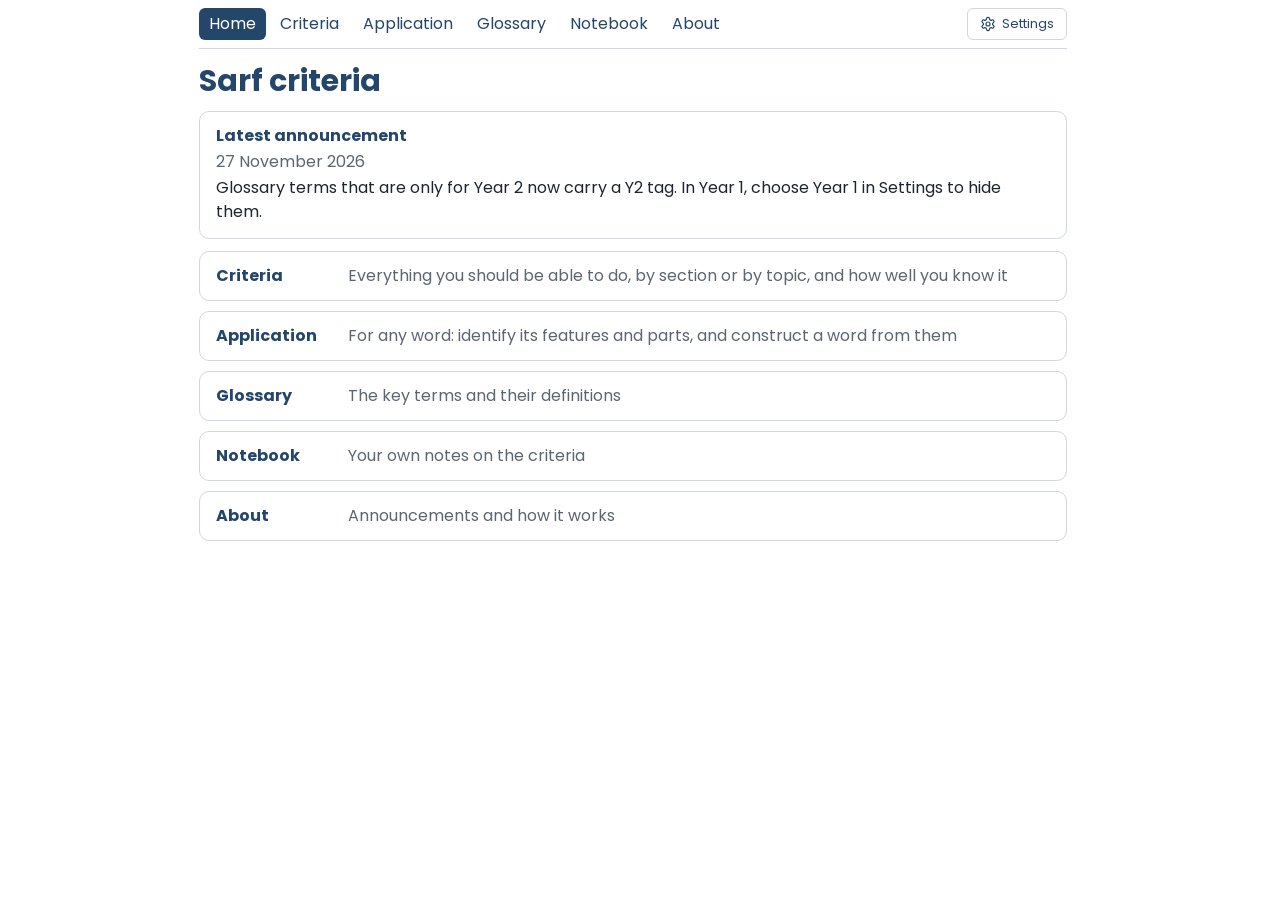
<file: index.html>
<!doctype html>
<html lang="en">
<head>
<!-- made 20261127T003450 -->
<meta charset="utf-8">
<meta name="viewport" content="width=device-width, initial-scale=1">
<title>Sarf criteria</title>
<link rel="stylesheet" href="style.css?v=20261127T003450">
</head>
<body class="face-ar page-index" data-face="ar" data-page="index" data-levels="Unmarked|Low|Medium|High">
<nav class="nav"><a href="index.html" class=on aria-current=page>Home</a><a href="criteria.html">Criteria</a><a href="application.html">Application</a><a href="glossary.html">Glossary</a><a href="notebook.html">Notebook</a><a href="about.html">About</a><button type="button" class="nav-set" aria-controls="drawer" aria-expanded="false"><svg class="ic gear" viewBox="0 0 24 24" aria-hidden="true"><path d="M12.22 2h-.44a2 2 0 0 0-2 2v.18a2 2 0 0 1-1 1.73l-.43.25a2 2 0 0 1-2 0l-.15-.08a2 2 0 0 0-2.73.73l-.22.38a2 2 0 0 0 .73 2.73l.15.1a2 2 0 0 1 1 1.72v.51a2 2 0 0 1-1 1.74l-.15.09a2 2 0 0 0-.73 2.73l.22.38a2 2 0 0 0 2.73.73l.15-.08a2 2 0 0 1 2 0l.43.25a2 2 0 0 1 1 1.73V20a2 2 0 0 0 2 2h.44a2 2 0 0 0 2-2v-.18a2 2 0 0 1 1-1.73l.43-.25a2 2 0 0 1 2 0l.15.08a2 2 0 0 0 2.73-.73l.22-.39a2 2 0 0 0-.73-2.73l-.15-.08a2 2 0 0 1-1-1.74v-.5a2 2 0 0 1 1-1.74l.15-.09a2 2 0 0 0 .73-2.73l-.22-.38a2 2 0 0 0-2.73-.73l-.15.08a2 2 0 0 1-2 0l-.43-.25a2 2 0 0 1-1-1.73V4a2 2 0 0 0-2-2z" fill="none" stroke="currentColor" stroke-width="1.8" stroke-linejoin="round"/><circle cx="12" cy="12" r="3" fill="none" stroke="currentColor" stroke-width="1.8"/></svg>Settings</button></nav>
<h1>Sarf criteria</h1><div class="card"><b>Latest announcement</b><p class="sub">27 November 2026</p><p>Glossary terms that are only for Year 2 now carry a Y2 tag. In Year 1, choose Year 1 in Settings to hide them.</p></div><div class="cards"><a class="card" href="criteria.html"><b>Criteria</b><span>Everything you should be able to do, by section or by topic, and how well you know it</span></a><a class="card" href="application.html"><b>Application</b><span>For any word: identify its features and parts, and construct a word from them</span></a><a class="card" href="glossary.html"><b>Glossary</b><span>The key terms and their definitions</span></a><a class="card" href="notebook.html"><b>Notebook</b><span>Your own notes on the criteria</span></a><a class="card" href="about.html"><b>About</b><span>Announcements and how it works</span></a></div>
<aside class="drawer" id="drawer" hidden aria-label="Settings"><div class="dhead"><h1>Settings</h1><button type="button" class="dclose" aria-label="Close the settings">&times;</button></div><p class="sub">Saved in this browser and used on every page. The page behind shows each change.</p><section class="sgroup"><h2>Display</h2><div class="slist"><div class="srow"><div><div class="sname">Sarf terms</div><div class="snote">The language the terms are shown in. The glossary has Arabic or transliteration only.</div></div><div class="sctl"><div class="dd" data-set="face"><button type="button" class="dd-btn" aria-haspopup="listbox" aria-expanded="false" aria-label="Sarf terms"><span></span></button><ul class="dd-list" role="listbox" hidden><li role="option" data-v="ar">Arabic</li><li role="option" data-v="tr">Transliteration</li><li role="option" data-v="en">English</li></ul></div></div></div><div class="srow"><div><div class="sname">Priority</div><div class="snote">How the importance of a line is drawn.</div></div><div class="sctl"><span class="seg2" data-set="prio"><button type="button" data-v="squares">Squares</button><button type="button" data-v="bar">Bar</button></span></div></div><div class="srow"><div><div class="sname">Priority colours</div><div class="snote">Traffic light: green, yellow and red. One colour: one blue that gets stronger with priority.</div></div><div class="sctl"><span class="seg2" data-set="pcol"><button type="button" data-v="traffic">Traffic light</button><button type="button" data-v="mono">One colour</button></span></div></div></div></section><section class="sgroup"><h2>Lines</h2><div class="slist"><div class="srow"><div><div class="sname">Lines for</div><div class="snote">Year 1 hides the lines Year 1 has not been taught.</div></div><div class="sctl"><div class="dd" data-set="lines"><button type="button" class="dd-btn" aria-haspopup="listbox" aria-expanded="false" aria-label="Lines for"><span></span></button><ul class="dd-list" role="listbox" hidden><li role="option" data-v="all">Everyone</li><li role="option" data-v="y1">Year 1</li><li role="option" data-v="y2">Year 2</li></ul></div></div></div></div></section><section class="sgroup"><h2>Confidence</h2><div class="slist"><div class="srow"><div><div class="sname">Show the bar</div><div class="snote">The bar you fill in to show how sure you are of a line.</div></div><div class="sctl"><label class="switch"><input type="checkbox" data-set="level" data-on="show" data-off="hide" aria-label="Show the confidence bar"><span class="knob"></span></label></div></div><div class="srow"><div><div class="sname">Start again</div><div class="snote">Empties every bar on this device.</div></div><div class="sctl"><button type="button" id="clear-levels" class="danger ctl">Clear all</button></div></div></div></section><section class="sgroup"><h2>Fonts</h2><div class="slist"><div class="srow"><div><div class="sname">Arabic font</div><div class="snote">Amiri, Naskh and Scheherazade come from Google Fonts, so they look the same on every device.</div></div><div class="sctl"><div class="dd" data-set="arfont"><button type="button" class="dd-btn" aria-haspopup="listbox" aria-expanded="false" aria-label="Arabic font"><span></span></button><ul class="dd-list" role="listbox" hidden><li role="option" data-v="amiri">Amiri</li><li role="option" data-v="naskh">Naskh</li><li role="option" data-v="sch">Scheherazade</li><li role="option" data-v="plain">Plain</li></ul></div></div></div><div class="srow"><div><div class="sname">Bigger Arabic</div><div class="snote">Arabic letters look smaller than English ones at the same size; this makes them a fifth bigger. On at first.</div></div><div class="sctl"><label class="switch"><input type="checkbox" data-set="arsize" data-on="1.2" data-off="1" aria-label="Bigger Arabic"><span class="knob"></span></label></div></div><div class="srow"><div><div class="sname">English font</div><div class="snote">Every font but Plain comes from Google Fonts, so it looks the same on every device.</div></div><div class="sctl"><div class="dd" data-set="enfont"><button type="button" class="dd-btn" aria-haspopup="listbox" aria-expanded="false" aria-label="English font"><span></span></button><ul class="dd-list" role="listbox" hidden><li role="option" data-v="poppins">Poppins</li><li role="option" data-v="nunito">Nunito</li><li role="option" data-v="lexend">Lexend</li><li role="option" data-v="didact">Didact Gothic</li><li role="option" data-v="sans">Plain</li></ul></div></div></div></div></section></aside>
<script src="site.js?v=20261127T003450"></script>
</body>
</html>
</file>
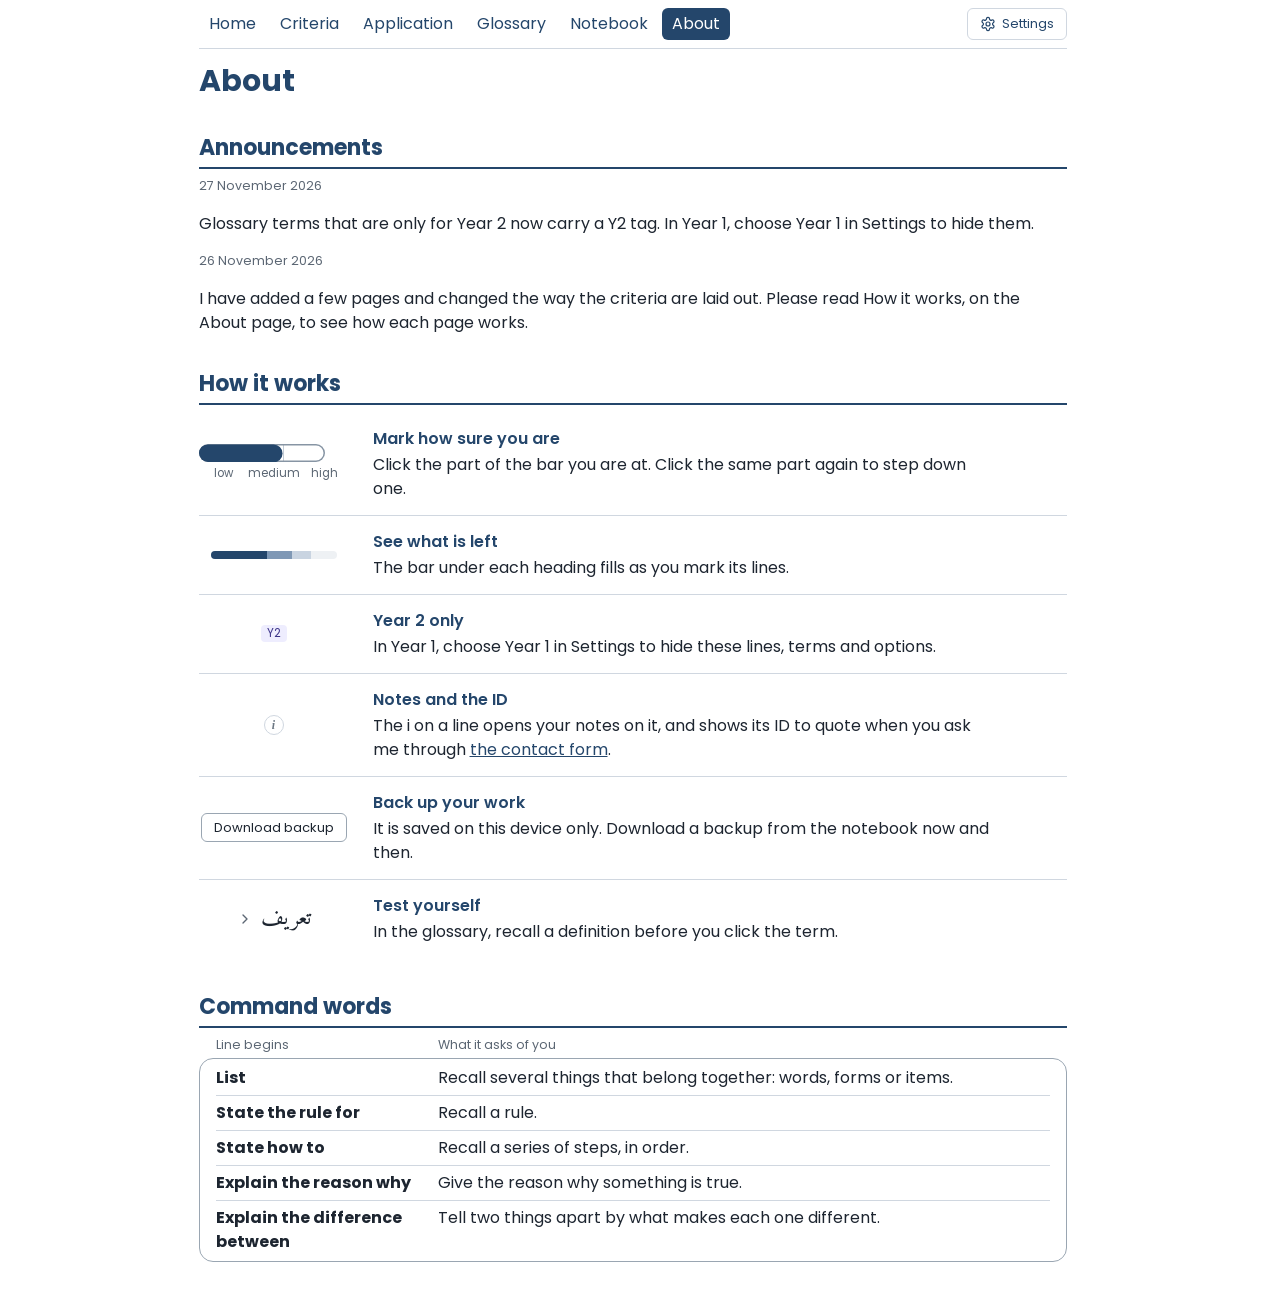
<file: about.html>
<!doctype html>
<html lang="en">
<head>
<!-- made 20261127T003450 -->
<meta charset="utf-8">
<meta name="viewport" content="width=device-width, initial-scale=1">
<title>About · Sarf criteria</title>
<link rel="stylesheet" href="style.css?v=20261127T003450">
</head>
<body class="face-ar page-about" data-face="ar" data-page="about" data-levels="Unmarked|Low|Medium|High">
<nav class="nav"><a href="index.html">Home</a><a href="criteria.html">Criteria</a><a href="application.html">Application</a><a href="glossary.html">Glossary</a><a href="notebook.html">Notebook</a><a href="about.html" class=on aria-current=page>About</a><button type="button" class="nav-set" aria-controls="drawer" aria-expanded="false"><svg class="ic gear" viewBox="0 0 24 24" aria-hidden="true"><path d="M12.22 2h-.44a2 2 0 0 0-2 2v.18a2 2 0 0 1-1 1.73l-.43.25a2 2 0 0 1-2 0l-.15-.08a2 2 0 0 0-2.73.73l-.22.38a2 2 0 0 0 .73 2.73l.15.1a2 2 0 0 1 1 1.72v.51a2 2 0 0 1-1 1.74l-.15.09a2 2 0 0 0-.73 2.73l.22.38a2 2 0 0 0 2.73.73l.15-.08a2 2 0 0 1 2 0l.43.25a2 2 0 0 1 1 1.73V20a2 2 0 0 0 2 2h.44a2 2 0 0 0 2-2v-.18a2 2 0 0 1 1-1.73l.43-.25a2 2 0 0 1 2 0l.15.08a2 2 0 0 0 2.73-.73l.22-.39a2 2 0 0 0-.73-2.73l-.15-.08a2 2 0 0 1-1-1.74v-.5a2 2 0 0 1 1-1.74l.15-.09a2 2 0 0 0 .73-2.73l-.22-.38a2 2 0 0 0-2.73-.73l-.15.08a2 2 0 0 1-2 0l-.43-.25a2 2 0 0 1-1-1.73V4a2 2 0 0 0-2-2z" fill="none" stroke="currentColor" stroke-width="1.8" stroke-linejoin="round"/><circle cx="12" cy="12" r="3" fill="none" stroke="currentColor" stroke-width="1.8"/></svg>Settings</button></nav>
<h1>About</h1><h2>Announcements</h2><p class="an-d">27 November 2026</p><p>Glossary terms that are only for Year 2 now carry a Y2 tag. In Year 1, choose Year 1 in Settings to hide them.</p><p class="an-d">26 November 2026</p><p>I have added a few pages and changed the way the criteria are laid out. Please read How it works, on the About page, to see how each page works.</p><h2>How it works</h2><div class="hw-rows"><div class="hw"><div class="hw-pic"><span class="hw-bar"><span class="lv show" data-l="2"><i></i></span><span class="hw-lab"><span>low</span><span>medium</span><span>high</span></span></span></div><div><p class="hw-h">Mark how sure you are</p><p class="hw-p">Click the part of the bar you are at. Click the same part again to step down one.</p></div></div><div class="hw"><div class="hw-pic"><span class="pr-b hw-pb"><i class="k3" style="width:45%"></i><i class="k2" style="width:20%"></i><i class="k1" style="width:15%"></i></span></div><div><p class="hw-h">See what is left</p><p class="hw-p">The bar under each heading fills as you mark its lines.</p></div></div><div class="hw"><div class="hw-pic"><span class="y2" title="Year 2 only">Y2</span></div><div><p class="hw-h">Year 2 only</p><p class="hw-p">In Year 1, choose Year 1 in Settings to hide these lines, terms and options.</p></div></div><div class="hw"><div class="hw-pic"><span class="inf" aria-hidden="true">i</span></div><div><p class="hw-h">Notes and the ID</p><p class="hw-p">The i on a line opens your notes on it, and shows its ID to quote when you ask me through <a href="https://forms.gle/qbPhF7YCoFBSae3a8" target="_blank" rel="noopener">the contact form</a>.</p></div></div><div class="hw"><div class="hw-pic"><span class="btn hw-btn" aria-hidden="true">Download backup</span></div><div><p class="hw-h">Back up your work</p><p class="hw-p">It is saved on this device only. Download a backup from the notebook now and then.</p></div></div><div class="hw"><div class="hw-pic"><span class="opener hw-g"><svg class="ic chev" viewBox="0 0 24 24" aria-hidden="true"><path d="M6 9l6 6 6-6" fill="none" stroke="currentColor" stroke-width="2" stroke-linecap="round" stroke-linejoin="round"/></svg><bdi class="g-ar" dir="rtl">تعريف</bdi></span></div><div><p class="hw-h">Test yourself</p><p class="hw-p">In the glossary, recall a definition before you click the term.</p></div></div></div><h2>Command words</h2><div class="cw2-head"><span>Line begins</span><span>What it asks of you</span></div><div class="box"><div class="cw2"><b>List</b><span>Recall several things that belong together: words, forms or items.</span></div><div class="cw2"><b>State the rule for</b><span>Recall a rule.</span></div><div class="cw2"><b>State how to</b><span>Recall a series of steps, in order.</span></div><div class="cw2"><b>Explain the reason why</b><span>Give the reason why something is true.</span></div><div class="cw2"><b>Explain the difference between</b><span>Tell two things apart by what makes each one different.</span></div></div>
<aside class="drawer" id="drawer" hidden aria-label="Settings"><div class="dhead"><h1>Settings</h1><button type="button" class="dclose" aria-label="Close the settings">&times;</button></div><p class="sub">Saved in this browser and used on every page. The page behind shows each change.</p><section class="sgroup"><h2>Display</h2><div class="slist"><div class="srow"><div><div class="sname">Sarf terms</div><div class="snote">The language the terms are shown in. The glossary has Arabic or transliteration only.</div></div><div class="sctl"><div class="dd" data-set="face"><button type="button" class="dd-btn" aria-haspopup="listbox" aria-expanded="false" aria-label="Sarf terms"><span></span></button><ul class="dd-list" role="listbox" hidden><li role="option" data-v="ar">Arabic</li><li role="option" data-v="tr">Transliteration</li><li role="option" data-v="en">English</li></ul></div></div></div><div class="srow"><div><div class="sname">Priority</div><div class="snote">How the importance of a line is drawn.</div></div><div class="sctl"><span class="seg2" data-set="prio"><button type="button" data-v="squares">Squares</button><button type="button" data-v="bar">Bar</button></span></div></div><div class="srow"><div><div class="sname">Priority colours</div><div class="snote">Traffic light: green, yellow and red. One colour: one blue that gets stronger with priority.</div></div><div class="sctl"><span class="seg2" data-set="pcol"><button type="button" data-v="traffic">Traffic light</button><button type="button" data-v="mono">One colour</button></span></div></div></div></section><section class="sgroup"><h2>Lines</h2><div class="slist"><div class="srow"><div><div class="sname">Lines for</div><div class="snote">Year 1 hides the lines Year 1 has not been taught.</div></div><div class="sctl"><div class="dd" data-set="lines"><button type="button" class="dd-btn" aria-haspopup="listbox" aria-expanded="false" aria-label="Lines for"><span></span></button><ul class="dd-list" role="listbox" hidden><li role="option" data-v="all">Everyone</li><li role="option" data-v="y1">Year 1</li><li role="option" data-v="y2">Year 2</li></ul></div></div></div></div></section><section class="sgroup"><h2>Confidence</h2><div class="slist"><div class="srow"><div><div class="sname">Show the bar</div><div class="snote">The bar you fill in to show how sure you are of a line.</div></div><div class="sctl"><label class="switch"><input type="checkbox" data-set="level" data-on="show" data-off="hide" aria-label="Show the confidence bar"><span class="knob"></span></label></div></div><div class="srow"><div><div class="sname">Start again</div><div class="snote">Empties every bar on this device.</div></div><div class="sctl"><button type="button" id="clear-levels" class="danger ctl">Clear all</button></div></div></div></section><section class="sgroup"><h2>Fonts</h2><div class="slist"><div class="srow"><div><div class="sname">Arabic font</div><div class="snote">Amiri, Naskh and Scheherazade come from Google Fonts, so they look the same on every device.</div></div><div class="sctl"><div class="dd" data-set="arfont"><button type="button" class="dd-btn" aria-haspopup="listbox" aria-expanded="false" aria-label="Arabic font"><span></span></button><ul class="dd-list" role="listbox" hidden><li role="option" data-v="amiri">Amiri</li><li role="option" data-v="naskh">Naskh</li><li role="option" data-v="sch">Scheherazade</li><li role="option" data-v="plain">Plain</li></ul></div></div></div><div class="srow"><div><div class="sname">Bigger Arabic</div><div class="snote">Arabic letters look smaller than English ones at the same size; this makes them a fifth bigger. On at first.</div></div><div class="sctl"><label class="switch"><input type="checkbox" data-set="arsize" data-on="1.2" data-off="1" aria-label="Bigger Arabic"><span class="knob"></span></label></div></div><div class="srow"><div><div class="sname">English font</div><div class="snote">Every font but Plain comes from Google Fonts, so it looks the same on every device.</div></div><div class="sctl"><div class="dd" data-set="enfont"><button type="button" class="dd-btn" aria-haspopup="listbox" aria-expanded="false" aria-label="English font"><span></span></button><ul class="dd-list" role="listbox" hidden><li role="option" data-v="poppins">Poppins</li><li role="option" data-v="nunito">Nunito</li><li role="option" data-v="lexend">Lexend</li><li role="option" data-v="didact">Didact Gothic</li><li role="option" data-v="sans">Plain</li></ul></div></div></div></div></section></aside>
<script src="site.js?v=20261127T003450"></script>
</body>
</html>
</file>
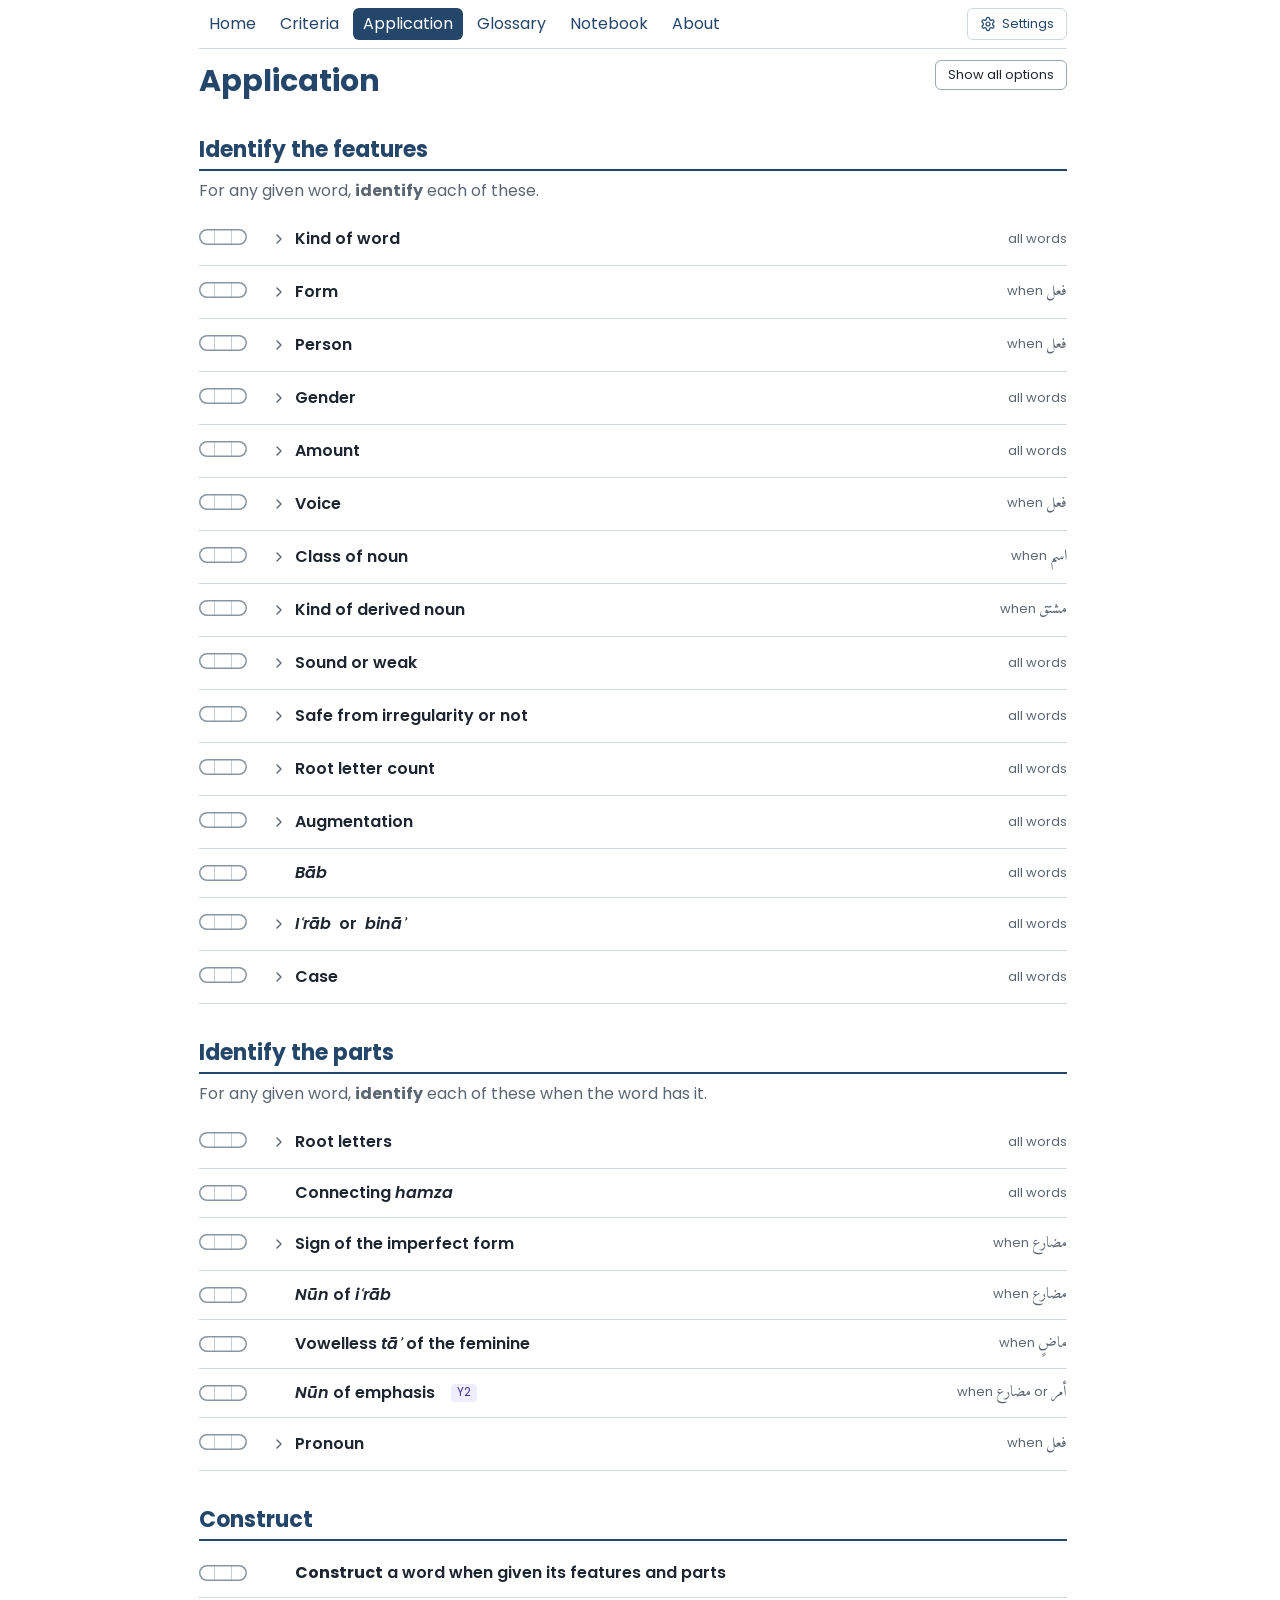
<file: application.html>
<!doctype html>
<html lang="en">
<head>
<!-- made 20261127T003450 -->
<meta charset="utf-8">
<meta name="viewport" content="width=device-width, initial-scale=1">
<title>Application · Sarf criteria</title>
<link rel="stylesheet" href="style.css?v=20261127T003450">
</head>
<body class="face-ar page-application" data-face="ar" data-page="application" data-levels="Unmarked|Low|Medium|High">
<nav class="nav"><a href="index.html">Home</a><a href="criteria.html">Criteria</a><a href="application.html" class=on aria-current=page>Application</a><a href="glossary.html">Glossary</a><a href="notebook.html">Notebook</a><a href="about.html">About</a><button type="button" class="nav-set" aria-controls="drawer" aria-expanded="false"><svg class="ic gear" viewBox="0 0 24 24" aria-hidden="true"><path d="M12.22 2h-.44a2 2 0 0 0-2 2v.18a2 2 0 0 1-1 1.73l-.43.25a2 2 0 0 1-2 0l-.15-.08a2 2 0 0 0-2.73.73l-.22.38a2 2 0 0 0 .73 2.73l.15.1a2 2 0 0 1 1 1.72v.51a2 2 0 0 1-1 1.74l-.15.09a2 2 0 0 0-.73 2.73l.22.38a2 2 0 0 0 2.73.73l.15-.08a2 2 0 0 1 2 0l.43.25a2 2 0 0 1 1 1.73V20a2 2 0 0 0 2 2h.44a2 2 0 0 0 2-2v-.18a2 2 0 0 1 1-1.73l.43-.25a2 2 0 0 1 2 0l.15.08a2 2 0 0 0 2.73-.73l.22-.39a2 2 0 0 0-.73-2.73l-.15-.08a2 2 0 0 1-1-1.74v-.5a2 2 0 0 1 1-1.74l.15-.09a2 2 0 0 0 .73-2.73l-.22-.38a2 2 0 0 0-2.73-.73l-.15.08a2 2 0 0 1-2 0l-.43-.25a2 2 0 0 1-1-1.73V4a2 2 0 0 0-2-2z" fill="none" stroke="currentColor" stroke-width="1.8" stroke-linejoin="round"/><circle cx="12" cy="12" r="3" fill="none" stroke="currentColor" stroke-width="1.8"/></svg>Settings</button></nav>
<div class="ptitle"><h1>Application</h1><button type="button" class="openall" data-key="sarf_app_all" data-on="Show all options" data-off="Hide all options" aria-pressed="false">Show all options</button></div>
<h2>Identify the features</h2><p class="sub">For any given word, <b>identify</b> each of these.</p>
<div class="acards"><div class="acard" data-id="A01"><div class="a-top"><button type="button" class="lv" data-id="A01" aria-label="Confidence: Unmarked"><i></i></button><button type="button" class="opener a-name" aria-expanded="false" aria-controls="o-1"><svg class="ic chev" viewBox="0 0 24 24" aria-hidden="true"><path d="M6 9l6 6 6-6" fill="none" stroke="currentColor" stroke-width="2" stroke-linecap="round" stroke-linejoin="round"/></svg>Kind of word</button><span class="where">all words</span></div><ul id="o-1" class="aopts"><li><span class="f-en">verb</span><span class="f-ar" dir="rtl">فعل</span><span class="f-tr"><i>fiʿl</i></span></li><li><span class="f-en">noun</span><span class="f-ar" dir="rtl">اسم</span><span class="f-tr"><i>ism</i></span></li></ul></div><div class="acard" data-id="A07"><div class="a-top"><button type="button" class="lv" data-id="A07" aria-label="Confidence: Unmarked"><i></i></button><button type="button" class="opener a-name" aria-expanded="false" aria-controls="o-7"><svg class="ic chev" viewBox="0 0 24 24" aria-hidden="true"><path d="M6 9l6 6 6-6" fill="none" stroke="currentColor" stroke-width="2" stroke-linecap="round" stroke-linejoin="round"/></svg>Form</button><span class="where">when <span class="f-en">verb</span><span class="f-ar"><bdi dir="rtl">فعل</bdi></span><span class="f-tr"><i>fiʿl</i></span></span></div><ul id="o-7" class="aopts"><li><span class="f-en">perfect form</span><span class="f-ar" dir="rtl">ماضٍ</span><span class="f-tr"><i>māḍin</i></span></li><li><span class="f-en">imperfect form</span><span class="f-ar" dir="rtl">مضارع</span><span class="f-tr"><i>muḍāriʿ</i></span></li><li><span class="f-en">imperative form</span><span class="f-ar" dir="rtl">أمر</span><span class="f-tr"><i>amr</i></span></li></ul></div><div class="acard" data-id="A09"><div class="a-top"><button type="button" class="lv" data-id="A09" aria-label="Confidence: Unmarked"><i></i></button><button type="button" class="opener a-name" aria-expanded="false" aria-controls="o-9"><svg class="ic chev" viewBox="0 0 24 24" aria-hidden="true"><path d="M6 9l6 6 6-6" fill="none" stroke="currentColor" stroke-width="2" stroke-linecap="round" stroke-linejoin="round"/></svg>Person</button><span class="where">when <span class="f-en">verb</span><span class="f-ar"><bdi dir="rtl">فعل</bdi></span><span class="f-tr"><i>fiʿl</i></span></span></div><ul id="o-9" class="aopts"><li><span class="f-en">third person</span><span class="f-ar" dir="rtl">غائب</span><span class="f-tr"><i>ghāʾib</i></span></li><li><span class="f-en">second person</span><span class="f-ar" dir="rtl">مخاطب</span><span class="f-tr"><i>mukhāṭab</i></span></li><li><span class="f-en">first person</span><span class="f-ar" dir="rtl">متكلم</span><span class="f-tr"><i>mutakallim</i></span></li></ul></div><div class="acard" data-id="A10"><div class="a-top"><button type="button" class="lv" data-id="A10" aria-label="Confidence: Unmarked"><i></i></button><button type="button" class="opener a-name" aria-expanded="false" aria-controls="o-10"><svg class="ic chev" viewBox="0 0 24 24" aria-hidden="true"><path d="M6 9l6 6 6-6" fill="none" stroke="currentColor" stroke-width="2" stroke-linecap="round" stroke-linejoin="round"/></svg>Gender</button><span class="where">all words</span></div><ul id="o-10" class="aopts"><li><span class="f-en">masculine</span><span class="f-ar" dir="rtl">مذكر</span><span class="f-tr"><i>mudhakkar</i></span></li><li><span class="f-en">feminine</span><span class="f-ar" dir="rtl">مؤنث</span><span class="f-tr"><i>muʾannath</i></span></li></ul></div><div class="acard" data-id="A11"><div class="a-top"><button type="button" class="lv" data-id="A11" aria-label="Confidence: Unmarked"><i></i></button><button type="button" class="opener a-name" aria-expanded="false" aria-controls="o-11"><svg class="ic chev" viewBox="0 0 24 24" aria-hidden="true"><path d="M6 9l6 6 6-6" fill="none" stroke="currentColor" stroke-width="2" stroke-linecap="round" stroke-linejoin="round"/></svg>Amount</button><span class="where">all words</span></div><ul id="o-11" class="aopts"><li><span class="f-en">singular</span><span class="f-ar" dir="rtl">مفرد</span><span class="f-tr"><i>mufrad</i></span></li><li><span class="f-en">dual</span><span class="f-ar" dir="rtl">تثنية</span><span class="f-tr"><i>tathniya</i></span></li><li><span class="f-en">plural</span><span class="f-ar" dir="rtl">جمع</span><span class="f-tr"><i>jamʿ</i></span></li></ul></div><div class="acard" data-id="A08"><div class="a-top"><button type="button" class="lv" data-id="A08" aria-label="Confidence: Unmarked"><i></i></button><button type="button" class="opener a-name" aria-expanded="false" aria-controls="o-8"><svg class="ic chev" viewBox="0 0 24 24" aria-hidden="true"><path d="M6 9l6 6 6-6" fill="none" stroke="currentColor" stroke-width="2" stroke-linecap="round" stroke-linejoin="round"/></svg>Voice</button><span class="where">when <span class="f-en">verb</span><span class="f-ar"><bdi dir="rtl">فعل</bdi></span><span class="f-tr"><i>fiʿl</i></span></span></div><ul id="o-8" class="aopts"><li><span class="f-en">active</span><span class="f-ar" dir="rtl">معروف</span><span class="f-tr"><i>maʿrūf</i></span></li><li><span class="f-en">passive</span><span class="f-ar" dir="rtl">مجهول</span><span class="f-tr"><i>majhūl</i></span></li></ul></div><div class="acard" data-id="A20"><div class="a-top"><button type="button" class="lv" data-id="A20" aria-label="Confidence: Unmarked"><i></i></button><button type="button" class="opener a-name" aria-expanded="false" aria-controls="o-20"><svg class="ic chev" viewBox="0 0 24 24" aria-hidden="true"><path d="M6 9l6 6 6-6" fill="none" stroke="currentColor" stroke-width="2" stroke-linecap="round" stroke-linejoin="round"/></svg>Class of noun</button><span class="where">when <span class="f-en">noun</span><span class="f-ar"><bdi dir="rtl">اسم</bdi></span><span class="f-tr"><i>ism</i></span></span></div><ul id="o-20" class="aopts"><li><span class="f-en">verbal noun</span><span class="f-ar" dir="rtl">مصدر</span><span class="f-tr"><i>maṣdar</i></span></li><li><span class="f-en">derived</span><span class="f-ar" dir="rtl">مشتق</span><span class="f-tr"><i>mushtaqq</i></span></li></ul></div><div class="acard" data-id="A16"><div class="a-top"><button type="button" class="lv" data-id="A16" aria-label="Confidence: Unmarked"><i></i></button><button type="button" class="opener a-name" aria-expanded="false" aria-controls="o-16"><svg class="ic chev" viewBox="0 0 24 24" aria-hidden="true"><path d="M6 9l6 6 6-6" fill="none" stroke="currentColor" stroke-width="2" stroke-linecap="round" stroke-linejoin="round"/></svg>Kind of derived noun</button><span class="where">when <span class="f-en">derived</span><span class="f-ar"><bdi dir="rtl">مشتق</bdi></span><span class="f-tr"><i>mushtaqq</i></span></span></div><ul id="o-16" class="aopts many"><li><span class="f-en">active participle</span><span class="f-ar" dir="rtl">اسم الفاعل</span><span class="f-tr"><i>ism al-fāʿil</i></span></li><li><span class="f-en">passive participle</span><span class="f-ar" dir="rtl">اسم المفعول</span><span class="f-tr"><i>ism al-mafʿūl</i></span></li><li class=y2row><span class="f-en">resembling adjective</span><span class="f-ar" dir="rtl">صفة مشبهة</span><span class="f-tr"><i>ṣifa mushabbaha</i></span> <span class="y2" title="Year 2 only">Y2</span></li><li class=y2row><span class="f-en">elative</span><span class="f-ar" dir="rtl">اسم التفضيل</span><span class="f-tr"><i>ism al-tafḍīl</i></span> <span class="y2" title="Year 2 only">Y2</span></li><li class=y2row><span class="f-en">noun of place and time</span><span class="f-ar" dir="rtl">اسم الظرف</span><span class="f-tr"><i>ism al-ẓarf</i></span> <span class="y2" title="Year 2 only">Y2</span></li><li class=y2row><span class="f-en">noun of instrument</span><span class="f-ar" dir="rtl">اسم الآلة</span><span class="f-tr"><i>ism al-āla</i></span> <span class="y2" title="Year 2 only">Y2</span></li><li class=y2row><span class="f-en">intensive forms</span><span class="f-ar" dir="rtl">صيغ مبالغة</span><span class="f-tr"><i>ṣiyagh mubālagha</i></span> <span class="y2" title="Year 2 only">Y2</span></li></ul></div><div class="acard" data-id="A03"><div class="a-top"><button type="button" class="lv" data-id="A03" aria-label="Confidence: Unmarked"><i></i></button><button type="button" class="opener a-name" aria-expanded="false" aria-controls="o-3"><svg class="ic chev" viewBox="0 0 24 24" aria-hidden="true"><path d="M6 9l6 6 6-6" fill="none" stroke="currentColor" stroke-width="2" stroke-linecap="round" stroke-linejoin="round"/></svg>Sound or weak</button><span class="where">all words</span></div><ul id="o-3" class="aopts"><li><span class="f-en"><i>ṣaḥīḥ</i></span><span class="f-ar" dir="rtl">صحيح</span><span class="f-tr"><i>ṣaḥīḥ</i></span></li><li><span class="f-en"><i>muʿtall</i></span><span class="f-ar" dir="rtl">معتل</span><span class="f-tr"><i>muʿtall</i></span></li></ul></div><div class="acard" data-id="A04"><div class="a-top"><button type="button" class="lv" data-id="A04" aria-label="Confidence: Unmarked"><i></i></button><button type="button" class="opener a-name" aria-expanded="false" aria-controls="o-4"><svg class="ic chev" viewBox="0 0 24 24" aria-hidden="true"><path d="M6 9l6 6 6-6" fill="none" stroke="currentColor" stroke-width="2" stroke-linecap="round" stroke-linejoin="round"/></svg>Safe from irregularity or not</button><span class="where">all words</span></div><ul id="o-4" class="aopts many"><li><span class="f-en"><i>sālim</i></span><span class="f-ar" dir="rtl">سالم</span><span class="f-tr"><i>sālim</i></span></li><li><span class="f-en"><i>mahmūz</i></span><span class="f-ar" dir="rtl">مهموز</span><span class="f-tr"><i>mahmūz</i></span></li><li><span class="f-en"><i>muḍāʿaf</i></span><span class="f-ar" dir="rtl">مضاعف</span><span class="f-tr"><i>muḍāʿaf</i></span></li><li><span class="f-en"><i>mithāl</i></span><span class="f-ar" dir="rtl">مثال</span><span class="f-tr"><i>mithāl</i></span></li><li class=y2row><span class="f-en"><i>ajwaf</i></span><span class="f-ar" dir="rtl">أجوف</span><span class="f-tr"><i>ajwaf</i></span> <span class="y2" title="Year 2 only">Y2</span></li><li class=y2row><span class="f-en"><i>nāqiṣ</i></span><span class="f-ar" dir="rtl">ناقص</span><span class="f-tr"><i>nāqiṣ</i></span> <span class="y2" title="Year 2 only">Y2</span></li><li class=y2row><span class="f-en"><i>lafīf</i></span><span class="f-ar" dir="rtl">لفيف</span><span class="f-tr"><i>lafīf</i></span> <span class="y2" title="Year 2 only">Y2</span></li></ul></div><div class="acard" data-id="A02"><div class="a-top"><button type="button" class="lv" data-id="A02" aria-label="Confidence: Unmarked"><i></i></button><button type="button" class="opener a-name" aria-expanded="false" aria-controls="o-2"><svg class="ic chev" viewBox="0 0 24 24" aria-hidden="true"><path d="M6 9l6 6 6-6" fill="none" stroke="currentColor" stroke-width="2" stroke-linecap="round" stroke-linejoin="round"/></svg>Root letter count</button><span class="where">all words</span></div><ul id="o-2" class="aopts"><li><span class="f-en">triliteral</span><span class="f-ar" dir="rtl">ثلاثي</span><span class="f-tr"><i>thulāthī</i></span></li><li class=y2row><span class="f-en">quadriliteral</span><span class="f-ar" dir="rtl">رباعي</span><span class="f-tr"><i>rubāʿī</i></span> <span class="y2" title="Year 2 only">Y2</span></li></ul></div><div class="acard" data-id="A05"><div class="a-top"><button type="button" class="lv" data-id="A05" aria-label="Confidence: Unmarked"><i></i></button><button type="button" class="opener a-name" aria-expanded="false" aria-controls="o-5"><svg class="ic chev" viewBox="0 0 24 24" aria-hidden="true"><path d="M6 9l6 6 6-6" fill="none" stroke="currentColor" stroke-width="2" stroke-linecap="round" stroke-linejoin="round"/></svg>Augmentation</button><span class="where">all words</span></div><ul id="o-5" class="aopts"><li><span class="f-en">unaugmented</span><span class="f-ar" dir="rtl">مجرد</span><span class="f-tr"><i>mujarrad</i></span></li><li><span class="f-en">augmented</span><span class="f-ar" dir="rtl">مزيد فيه</span><span class="f-tr"><i>mazīd fīhi</i></span></li></ul></div><div class="acard" data-id="A06"><div class="a-top"><button type="button" class="lv" data-id="A06" aria-label="Confidence: Unmarked"><i></i></button><span class="a-name"><i>Bāb</i></span><span class="where">all words</span></div></div><div class="acard" data-id="A12"><div class="a-top"><button type="button" class="lv" data-id="A12" aria-label="Confidence: Unmarked"><i></i></button><button type="button" class="opener a-name" aria-expanded="false" aria-controls="o-12"><svg class="ic chev" viewBox="0 0 24 24" aria-hidden="true"><path d="M6 9l6 6 6-6" fill="none" stroke="currentColor" stroke-width="2" stroke-linecap="round" stroke-linejoin="round"/></svg><i>Iʿrāb</i> or <i>bināʾ</i></button><span class="where">all words</span></div><ul id="o-12" class="aopts"><li><span class="f-en"><i>muʿrab</i></span><span class="f-ar" dir="rtl">معرب</span><span class="f-tr"><i>muʿrab</i></span></li><li><span class="f-en"><i>mabnī</i></span><span class="f-ar" dir="rtl">مبني</span><span class="f-tr"><i>mabnī</i></span></li></ul></div><div class="acard" data-id="A13"><div class="a-top"><button type="button" class="lv" data-id="A13" aria-label="Confidence: Unmarked"><i></i></button><button type="button" class="opener a-name" aria-expanded="false" aria-controls="o-13"><svg class="ic chev" viewBox="0 0 24 24" aria-hidden="true"><path d="M6 9l6 6 6-6" fill="none" stroke="currentColor" stroke-width="2" stroke-linecap="round" stroke-linejoin="round"/></svg>Case</button><span class="where">all words</span></div><ul id="o-13" class="aopts many"><li><span class="f-en"><i>marfūʿ</i></span><span class="f-ar" dir="rtl">مرفوع</span><span class="f-tr"><i>marfūʿ</i></span></li><li><span class="f-en"><i>manṣūb</i></span><span class="f-ar" dir="rtl">منصوب</span><span class="f-tr"><i>manṣūb</i></span></li><li><span class="f-en"><i>majrūr</i></span><span class="f-ar" dir="rtl">مجرور</span><span class="f-tr"><i>majrūr</i></span></li><li><span class="f-en"><i>majzūm</i></span><span class="f-ar" dir="rtl">مجزوم</span><span class="f-tr"><i>majzūm</i></span></li></ul></div></div>
<h2>Identify the parts</h2><p class="sub">For any given word, <b>identify</b> each of these when the word has it.</p>
<div class="acards"><div class="acard" data-id="A42"><div class="a-top"><button type="button" class="lv" data-id="A42" aria-label="Confidence: Unmarked"><i></i></button><button type="button" class="opener a-name" aria-expanded="false" aria-controls="o-42"><svg class="ic chev" viewBox="0 0 24 24" aria-hidden="true"><path d="M6 9l6 6 6-6" fill="none" stroke="currentColor" stroke-width="2" stroke-linecap="round" stroke-linejoin="round"/></svg>Root letters</button><span class="where">all words</span></div><ul id="o-42" class="aopts many"><li><span class="f-en">first root letter</span><span class="f-ar" dir="rtl">فاء الكلمة</span><span class="f-tr"><i>fāʾ al-kalima</i></span></li><li><span class="f-en">second root letter</span><span class="f-ar" dir="rtl">عين الكلمة</span><span class="f-tr"><i>ʿayn al-kalima</i></span></li><li><span class="f-en">third root letter</span><span class="f-ar" dir="rtl">لام الكلمة</span><span class="f-tr"><i>lām al-kalima</i></span></li><li class=y2row><span class="f-en">fourth root letter</span><span class="f-ar" dir="rtl">لام الكلمة الثانية</span><span class="f-tr"><i>lām al-kalima al-thāniya</i></span> <span class="y2" title="Year 2 only">Y2</span></li></ul></div><div class="acard" data-id="A43"><div class="a-top"><button type="button" class="lv" data-id="A43" aria-label="Confidence: Unmarked"><i></i></button><span class="a-name">Connecting <i>hamza</i></span><span class="where">all words</span></div></div><div class="acard" data-id="A37"><div class="a-top"><button type="button" class="lv" data-id="A37" aria-label="Confidence: Unmarked"><i></i></button><button type="button" class="opener a-name" aria-expanded="false" aria-controls="o-37"><svg class="ic chev" viewBox="0 0 24 24" aria-hidden="true"><path d="M6 9l6 6 6-6" fill="none" stroke="currentColor" stroke-width="2" stroke-linecap="round" stroke-linejoin="round"/></svg>Sign of the imperfect form</button><span class="where">when <span class="f-en">imperfect form</span><span class="f-ar"><bdi dir="rtl">مضارع</bdi></span><span class="f-tr"><i>muḍāriʿ</i></span></span></div><ul id="o-37" class="aopts many"><li><span class="f-en"><i>hamza</i></span><span class="f-ar" dir="rtl">همزة</span><span class="f-tr"><i>hamza</i></span></li><li><span class="f-en"><i>nūn</i></span><span class="f-ar" dir="rtl">نون</span><span class="f-tr"><i>nūn</i></span></li><li><span class="f-en"><i>yāʾ</i></span><span class="f-ar" dir="rtl">ياء</span><span class="f-tr"><i>yāʾ</i></span></li><li><span class="f-en"><i>tāʾ</i></span><span class="f-ar" dir="rtl">تاء</span><span class="f-tr"><i>tāʾ</i></span></li></ul></div><div class="acard" data-id="A38"><div class="a-top"><button type="button" class="lv" data-id="A38" aria-label="Confidence: Unmarked"><i></i></button><span class="a-name"><i>Nūn</i> of <i>iʿrāb</i></span><span class="where">when <span class="f-en">imperfect form</span><span class="f-ar"><bdi dir="rtl">مضارع</bdi></span><span class="f-tr"><i>muḍāriʿ</i></span></span></div></div><div class="acard" data-id="A39"><div class="a-top"><button type="button" class="lv" data-id="A39" aria-label="Confidence: Unmarked"><i></i></button><span class="a-name">Vowelless <i>tāʾ</i> of the feminine</span><span class="where">when <span class="f-en">perfect form</span><span class="f-ar"><bdi dir="rtl">ماضٍ</bdi></span><span class="f-tr"><i>māḍin</i></span></span></div></div><div class="acard y2row" data-id="A40"><div class="a-top"><button type="button" class="lv" data-id="A40" aria-label="Confidence: Unmarked"><i></i></button><span class="a-name"><i>Nūn</i> of emphasis</span><span class="y2" title="Year 2 only">Y2</span><span class="where">when <span class="f-en">imperfect form</span><span class="f-ar"><bdi dir="rtl">مضارع</bdi></span><span class="f-tr"><i>muḍāriʿ</i></span> or <span class="f-en">imperative form</span><span class="f-ar"><bdi dir="rtl">أمر</bdi></span><span class="f-tr"><i>amr</i></span></span></div></div><div class="acard" data-id="A41"><div class="a-top"><button type="button" class="lv" data-id="A41" aria-label="Confidence: Unmarked"><i></i></button><button type="button" class="opener a-name" aria-expanded="false" aria-controls="o-41"><svg class="ic chev" viewBox="0 0 24 24" aria-hidden="true"><path d="M6 9l6 6 6-6" fill="none" stroke="currentColor" stroke-width="2" stroke-linecap="round" stroke-linejoin="round"/></svg>Pronoun</button><span class="where">when <span class="f-en">verb</span><span class="f-ar"><bdi dir="rtl">فعل</bdi></span><span class="f-tr"><i>fiʿl</i></span></span></div><ul id="o-41" class="aopts many"><li><span class="f-en"><i>alif</i> of the dual</span><span class="f-ar" dir="rtl">ألف التثنية</span><span class="f-tr"><i>alif al-tathniya</i></span></li><li><span class="f-en">pronoun <i>wāw</i> of the masculine plural</span><span class="f-ar" dir="rtl">واو الجماعة</span><span class="f-tr"><i>wāw al-jamāʿa</i></span></li><li><span class="f-en">pronoun <i>yāʾ</i> of the second person feminine singular</span><span class="f-ar" dir="rtl">ياء المخاطبة</span><span class="f-tr"><i>yāʾ al-mukhāṭaba</i></span></li><li><span class="f-en">pronoun <i>nūn</i> of the feminine plural</span><span class="f-ar" dir="rtl">نون النسوة</span><span class="f-tr"><i>nūn al-niswa</i></span></li><li><span class="f-en">hidden pronoun</span><span class="f-ar" dir="rtl">ضمير مستتر</span><span class="f-tr"><i>ḍamīr mustatir</i></span></li></ul></div></div>
<h2>Construct</h2><div class="acards"><div class="acard" data-id="AC"><div class="a-top"><button type="button" class="lv" data-id="AC" aria-label="Confidence: Unmarked"><i></i></button><span class="a-name"><b>Construct</b> a word when given its features and parts</span></div></div></div>
<aside class="drawer" id="drawer" hidden aria-label="Settings"><div class="dhead"><h1>Settings</h1><button type="button" class="dclose" aria-label="Close the settings">&times;</button></div><p class="sub">Saved in this browser and used on every page. The page behind shows each change.</p><section class="sgroup"><h2>Display</h2><div class="slist"><div class="srow"><div><div class="sname">Sarf terms</div><div class="snote">The language the terms are shown in. The glossary has Arabic or transliteration only.</div></div><div class="sctl"><div class="dd" data-set="face"><button type="button" class="dd-btn" aria-haspopup="listbox" aria-expanded="false" aria-label="Sarf terms"><span></span></button><ul class="dd-list" role="listbox" hidden><li role="option" data-v="ar">Arabic</li><li role="option" data-v="tr">Transliteration</li><li role="option" data-v="en">English</li></ul></div></div></div><div class="srow"><div><div class="sname">Priority</div><div class="snote">How the importance of a line is drawn.</div></div><div class="sctl"><span class="seg2" data-set="prio"><button type="button" data-v="squares">Squares</button><button type="button" data-v="bar">Bar</button></span></div></div><div class="srow"><div><div class="sname">Priority colours</div><div class="snote">Traffic light: green, yellow and red. One colour: one blue that gets stronger with priority.</div></div><div class="sctl"><span class="seg2" data-set="pcol"><button type="button" data-v="traffic">Traffic light</button><button type="button" data-v="mono">One colour</button></span></div></div></div></section><section class="sgroup"><h2>Lines</h2><div class="slist"><div class="srow"><div><div class="sname">Lines for</div><div class="snote">Year 1 hides the lines Year 1 has not been taught.</div></div><div class="sctl"><div class="dd" data-set="lines"><button type="button" class="dd-btn" aria-haspopup="listbox" aria-expanded="false" aria-label="Lines for"><span></span></button><ul class="dd-list" role="listbox" hidden><li role="option" data-v="all">Everyone</li><li role="option" data-v="y1">Year 1</li><li role="option" data-v="y2">Year 2</li></ul></div></div></div></div></section><section class="sgroup"><h2>Confidence</h2><div class="slist"><div class="srow"><div><div class="sname">Show the bar</div><div class="snote">The bar you fill in to show how sure you are of a line.</div></div><div class="sctl"><label class="switch"><input type="checkbox" data-set="level" data-on="show" data-off="hide" aria-label="Show the confidence bar"><span class="knob"></span></label></div></div><div class="srow"><div><div class="sname">Start again</div><div class="snote">Empties every bar on this device.</div></div><div class="sctl"><button type="button" id="clear-levels" class="danger ctl">Clear all</button></div></div></div></section><section class="sgroup"><h2>Fonts</h2><div class="slist"><div class="srow"><div><div class="sname">Arabic font</div><div class="snote">Amiri, Naskh and Scheherazade come from Google Fonts, so they look the same on every device.</div></div><div class="sctl"><div class="dd" data-set="arfont"><button type="button" class="dd-btn" aria-haspopup="listbox" aria-expanded="false" aria-label="Arabic font"><span></span></button><ul class="dd-list" role="listbox" hidden><li role="option" data-v="amiri">Amiri</li><li role="option" data-v="naskh">Naskh</li><li role="option" data-v="sch">Scheherazade</li><li role="option" data-v="plain">Plain</li></ul></div></div></div><div class="srow"><div><div class="sname">Bigger Arabic</div><div class="snote">Arabic letters look smaller than English ones at the same size; this makes them a fifth bigger. On at first.</div></div><div class="sctl"><label class="switch"><input type="checkbox" data-set="arsize" data-on="1.2" data-off="1" aria-label="Bigger Arabic"><span class="knob"></span></label></div></div><div class="srow"><div><div class="sname">English font</div><div class="snote">Every font but Plain comes from Google Fonts, so it looks the same on every device.</div></div><div class="sctl"><div class="dd" data-set="enfont"><button type="button" class="dd-btn" aria-haspopup="listbox" aria-expanded="false" aria-label="English font"><span></span></button><ul class="dd-list" role="listbox" hidden><li role="option" data-v="poppins">Poppins</li><li role="option" data-v="nunito">Nunito</li><li role="option" data-v="lexend">Lexend</li><li role="option" data-v="didact">Didact Gothic</li><li role="option" data-v="sans">Plain</li></ul></div></div></div></div></section></aside>
<script src="site.js?v=20261127T003450"></script>
</body>
</html>
</file>
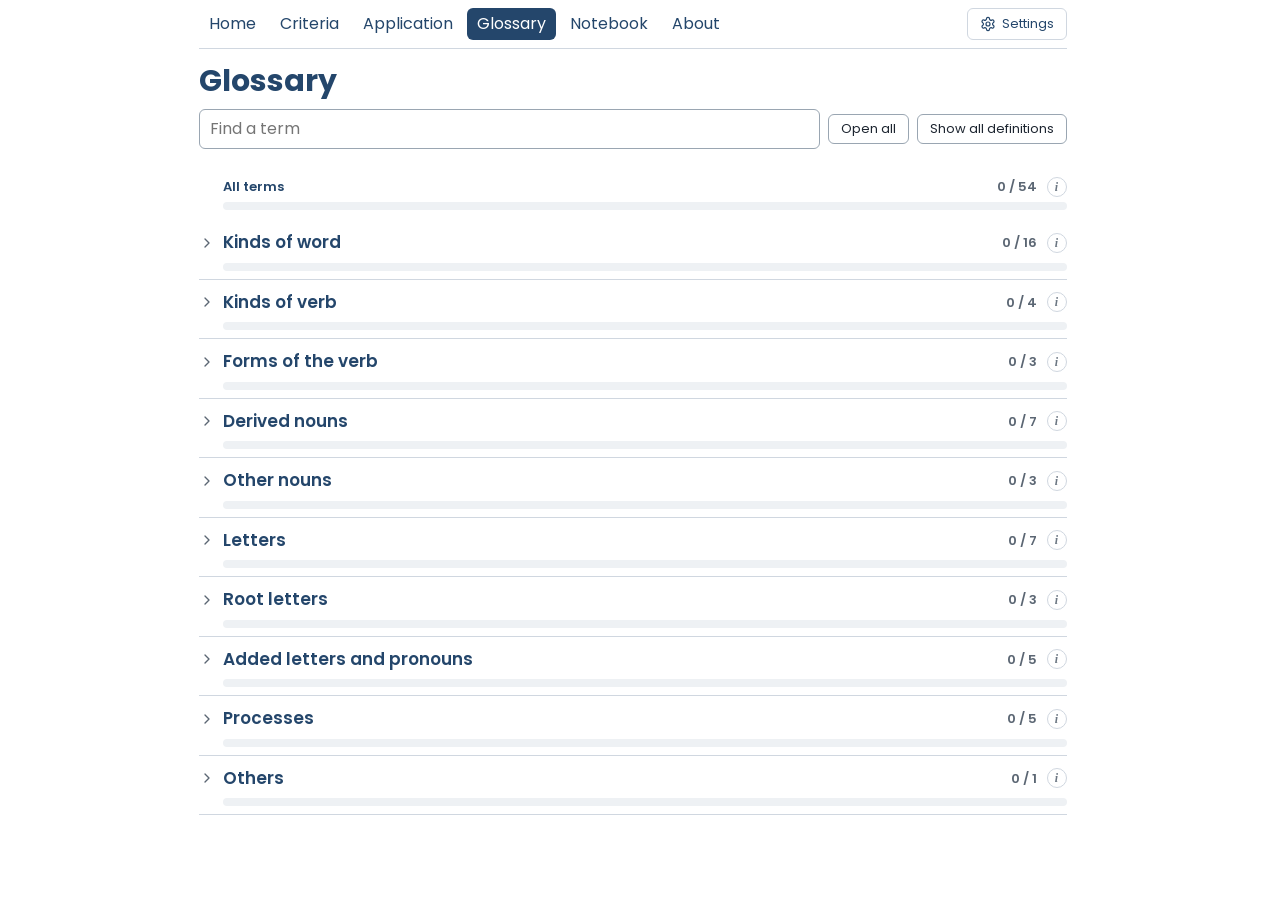
<file: glossary.html>
<!doctype html>
<html lang="en">
<head>
<!-- made 20261127T003450 -->
<meta charset="utf-8">
<meta name="viewport" content="width=device-width, initial-scale=1">
<title>Glossary · Sarf criteria</title>
<link rel="stylesheet" href="style.css?v=20261127T003450">
</head>
<body class="face-ar page-glossary" data-face="ar" data-page="glossary" data-levels="Unmarked|Low|Medium|High">
<nav class="nav"><a href="index.html">Home</a><a href="criteria.html">Criteria</a><a href="application.html">Application</a><a href="glossary.html" class=on aria-current=page>Glossary</a><a href="notebook.html">Notebook</a><a href="about.html">About</a><button type="button" class="nav-set" aria-controls="drawer" aria-expanded="false"><svg class="ic gear" viewBox="0 0 24 24" aria-hidden="true"><path d="M12.22 2h-.44a2 2 0 0 0-2 2v.18a2 2 0 0 1-1 1.73l-.43.25a2 2 0 0 1-2 0l-.15-.08a2 2 0 0 0-2.73.73l-.22.38a2 2 0 0 0 .73 2.73l.15.1a2 2 0 0 1 1 1.72v.51a2 2 0 0 1-1 1.74l-.15.09a2 2 0 0 0-.73 2.73l.22.38a2 2 0 0 0 2.73.73l.15-.08a2 2 0 0 1 2 0l.43.25a2 2 0 0 1 1 1.73V20a2 2 0 0 0 2 2h.44a2 2 0 0 0 2-2v-.18a2 2 0 0 1 1-1.73l.43-.25a2 2 0 0 1 2 0l.15.08a2 2 0 0 0 2.73-.73l.22-.39a2 2 0 0 0-.73-2.73l-.15-.08a2 2 0 0 1-1-1.74v-.5a2 2 0 0 1 1-1.74l.15-.09a2 2 0 0 0 .73-2.73l-.22-.38a2 2 0 0 0-2.73-.73l-.15.08a2 2 0 0 1-2 0l-.43-.25a2 2 0 0 1-1-1.73V4a2 2 0 0 0-2-2z" fill="none" stroke="currentColor" stroke-width="1.8" stroke-linejoin="round"/><circle cx="12" cy="12" r="3" fill="none" stroke="currentColor" stroke-width="1.8"/></svg>Settings</button></nav>
<h1>Glossary</h1>
<div class="gtools"><input type="search" id="gfind" class="find" placeholder="Find a term" aria-label="Find a term"><button type="button" class="openall" data-key="sarf_gl_folds" data-on="Open all" data-off="Close all" aria-pressed="false">Open all</button><button type="button" class="openall" data-key="sarf_gl_all" data-on="Show all definitions" data-off="Hide all definitions" aria-pressed="false">Show all definitions</button></div>
<div class="ov"><div class="ovr" data-k="gl"><div class="fhead"><span class="fname">All terms</span><span class="cnts"><span class="frac"></span><button type="button" class="inf" aria-label="How the lines are marked" aria-expanded="false">i</button></span><span class="pr-b"><i class="k3"></i><i class="k2"></i><i class="k1"></i></span></div></div></div>
<div class="fold gfold" data-k="g1"><div class="fhead"><button type="button" class="opener" aria-expanded="false" aria-controls="b-g1"><svg class="ic chev" viewBox="0 0 24 24" aria-hidden="true"><path d="M6 9l6 6 6-6" fill="none" stroke="currentColor" stroke-width="2" stroke-linecap="round" stroke-linejoin="round"/></svg><span class="fname">Kinds of word</span></button><span class="cnts"><span class="frac"></span><button type="button" class="inf" aria-label="How the lines are marked" aria-expanded="false">i</button></span><span class="pr-b"><i class="k3"></i><i class="k2"></i><i class="k1"></i></span></div><div class="fbody" id="b-g1"><div class="g y2row" data-g="1" data-find="أجوف ajwaf ajwaf  g0038" data-info="{&quot;id&quot;: &quot;G0038&quot;, &quot;tr&quot;: &quot;ajwaf&quot;, &quot;en&quot;: &quot;&quot;, &quot;y2&quot;: 1, &quot;pl&quot;: &quot;&quot;}"><div class="g-top"><button type="button" class="lv" data-id="G0038" aria-label="Confidence: Unmarked"><i></i></button><button type="button" class="opener" aria-expanded="false" aria-controls="d1-G0038"><svg class="ic chev" viewBox="0 0 24 24" aria-hidden="true"><path d="M6 9l6 6 6-6" fill="none" stroke="currentColor" stroke-width="2" stroke-linecap="round" stroke-linejoin="round"/></svg><bdi class="g-ar" dir="rtl">أجوف</bdi></button><span class="y2" title="Year 2 only">Y2</span><button type="button" class="inf" aria-label="More about G0038" aria-expanded="false">i</button></div><div class="g-d" id="d1-G0038">A word in which only the <span class="f-en">second root letter</span><span class="f-ar"><bdi dir="rtl">عين الكلمة</bdi></span><span class="f-tr"><i>ʿayn al-kalima</i></span> is <span class="f-en">a weak letter</span><span class="f-ar"><span class="art">a </span><bdi dir="rtl">حرف علة</bdi></span><span class="f-tr">a <i>ḥarf ʿilla</i></span>.</div></div><div class="g" data-g="1" data-find="ثلاثي thulāthī thulathi triliteral g0131" data-info="{&quot;id&quot;: &quot;G0131&quot;, &quot;tr&quot;: &quot;thulāthī&quot;, &quot;en&quot;: &quot;triliteral&quot;, &quot;y2&quot;: 0, &quot;pl&quot;: &quot;&quot;}"><div class="g-top"><button type="button" class="lv" data-id="G0131" aria-label="Confidence: Unmarked"><i></i></button><button type="button" class="opener" aria-expanded="false" aria-controls="d1-G0131"><svg class="ic chev" viewBox="0 0 24 24" aria-hidden="true"><path d="M6 9l6 6 6-6" fill="none" stroke="currentColor" stroke-width="2" stroke-linecap="round" stroke-linejoin="round"/></svg><bdi class="g-ar" dir="rtl">ثلاثي</bdi></button><button type="button" class="inf" aria-label="More about G0131" aria-expanded="false">i</button></div><div class="g-d" id="d1-G0131">A word that has three <span class="f-en">root letters</span><span class="f-ar"><bdi dir="rtl">حروف أصلية</bdi></span><span class="f-tr"><i>ḥurūf aṣliyya</i></span>.</div></div><div class="g y2row" data-g="1" data-find="رباعي rubāʿī rubai quadriliteral g0132" data-info="{&quot;id&quot;: &quot;G0132&quot;, &quot;tr&quot;: &quot;rubāʿī&quot;, &quot;en&quot;: &quot;quadriliteral&quot;, &quot;y2&quot;: 1, &quot;pl&quot;: &quot;&quot;}"><div class="g-top"><button type="button" class="lv" data-id="G0132" aria-label="Confidence: Unmarked"><i></i></button><button type="button" class="opener" aria-expanded="false" aria-controls="d1-G0132"><svg class="ic chev" viewBox="0 0 24 24" aria-hidden="true"><path d="M6 9l6 6 6-6" fill="none" stroke="currentColor" stroke-width="2" stroke-linecap="round" stroke-linejoin="round"/></svg><bdi class="g-ar" dir="rtl">رباعي</bdi></button><span class="y2" title="Year 2 only">Y2</span><button type="button" class="inf" aria-label="More about G0132" aria-expanded="false">i</button></div><div class="g-d" id="d1-G0132">A word that has four <span class="f-en">root letters</span><span class="f-ar"><bdi dir="rtl">حروف أصلية</bdi></span><span class="f-tr"><i>ḥurūf aṣliyya</i></span>.</div></div><div class="g" data-g="1" data-find="سالم sālim salim  g0065" data-info="{&quot;id&quot;: &quot;G0065&quot;, &quot;tr&quot;: &quot;sālim&quot;, &quot;en&quot;: &quot;&quot;, &quot;y2&quot;: 0, &quot;pl&quot;: &quot;&quot;}"><div class="g-top"><button type="button" class="lv" data-id="G0065" aria-label="Confidence: Unmarked"><i></i></button><button type="button" class="opener" aria-expanded="false" aria-controls="d1-G0065"><svg class="ic chev" viewBox="0 0 24 24" aria-hidden="true"><path d="M6 9l6 6 6-6" fill="none" stroke="currentColor" stroke-width="2" stroke-linecap="round" stroke-linejoin="round"/></svg><bdi class="g-ar" dir="rtl">سالم</bdi></button><button type="button" class="inf" aria-label="More about G0065" aria-expanded="false">i</button></div><div class="g-d" id="d1-G0065">A word that is not <span class="f-en"><i>mahmūz</i></span><span class="f-ar"><bdi dir="rtl">مهموز</bdi></span><span class="f-tr"><i>mahmūz</i></span>, <span class="f-en"><i>muḍāʿaf</i></span><span class="f-ar"><bdi dir="rtl">مضاعف</bdi></span><span class="f-tr"><i>muḍāʿaf</i></span> or <span class="f-en"><i>muʿtall</i></span><span class="f-ar"><bdi dir="rtl">معتل</bdi></span><span class="f-tr"><i>muʿtall</i></span>.</div></div><div class="g" data-g="1" data-find="سماعي samāʿī samai  g0106" data-info="{&quot;id&quot;: &quot;G0106&quot;, &quot;tr&quot;: &quot;samāʿī&quot;, &quot;en&quot;: &quot;&quot;, &quot;y2&quot;: 0, &quot;pl&quot;: &quot;&quot;}"><div class="g-top"><button type="button" class="lv" data-id="G0106" aria-label="Confidence: Unmarked"><i></i></button><button type="button" class="opener" aria-expanded="false" aria-controls="d1-G0106"><svg class="ic chev" viewBox="0 0 24 24" aria-hidden="true"><path d="M6 9l6 6 6-6" fill="none" stroke="currentColor" stroke-width="2" stroke-linecap="round" stroke-linejoin="round"/></svg><bdi class="g-ar" dir="rtl">سماعي</bdi></button><button type="button" class="inf" aria-label="More about G0106" aria-expanded="false">i</button></div><div class="g-d" id="d1-G0106">A word known only by hearing it from the Arabs, not by a rule.</div></div><div class="g" data-g="1" data-find="صحيح ṣaḥīḥ sahih  g0066" data-info="{&quot;id&quot;: &quot;G0066&quot;, &quot;tr&quot;: &quot;ṣaḥīḥ&quot;, &quot;en&quot;: &quot;&quot;, &quot;y2&quot;: 0, &quot;pl&quot;: &quot;&quot;}"><div class="g-top"><button type="button" class="lv" data-id="G0066" aria-label="Confidence: Unmarked"><i></i></button><button type="button" class="opener" aria-expanded="false" aria-controls="d1-G0066"><svg class="ic chev" viewBox="0 0 24 24" aria-hidden="true"><path d="M6 9l6 6 6-6" fill="none" stroke="currentColor" stroke-width="2" stroke-linecap="round" stroke-linejoin="round"/></svg><bdi class="g-ar" dir="rtl">صحيح</bdi></button><button type="button" class="inf" aria-label="More about G0066" aria-expanded="false">i</button></div><div class="g-d" id="d1-G0066">A word in which none of the <span class="f-en">root letters</span><span class="f-ar"><bdi dir="rtl">حروف أصلية</bdi></span><span class="f-tr"><i>ḥurūf aṣliyya</i></span> is <span class="f-en">a weak letter</span><span class="f-ar"><span class="art">a </span><bdi dir="rtl">حرف علة</bdi></span><span class="f-tr">a <i>ḥarf ʿilla</i></span>.</div></div><div class="g y2row" data-g="1" data-find="لفيف lafīf lafif  g0143" data-info="{&quot;id&quot;: &quot;G0143&quot;, &quot;tr&quot;: &quot;lafīf&quot;, &quot;en&quot;: &quot;&quot;, &quot;y2&quot;: 1, &quot;pl&quot;: &quot;&quot;}"><div class="g-top"><button type="button" class="lv" data-id="G0143" aria-label="Confidence: Unmarked"><i></i></button><button type="button" class="opener" aria-expanded="false" aria-controls="d1-G0143"><svg class="ic chev" viewBox="0 0 24 24" aria-hidden="true"><path d="M6 9l6 6 6-6" fill="none" stroke="currentColor" stroke-width="2" stroke-linecap="round" stroke-linejoin="round"/></svg><bdi class="g-ar" dir="rtl">لفيف</bdi></button><span class="y2" title="Year 2 only">Y2</span><button type="button" class="inf" aria-label="More about G0143" aria-expanded="false">i</button></div><div class="g-d" id="d1-G0143">A word in which two of the <span class="f-en">root letters</span><span class="f-ar"><bdi dir="rtl">حروف أصلية</bdi></span><span class="f-tr"><i>ḥurūf aṣliyya</i></span> are each <span class="f-en">a weak letter</span><span class="f-ar"><span class="art">a </span><bdi dir="rtl">حرف علة</bdi></span><span class="f-tr">a <i>ḥarf ʿilla</i></span>.</div></div><div class="g" data-g="1" data-find="مبني mabnī mabni  g0097" data-info="{&quot;id&quot;: &quot;G0097&quot;, &quot;tr&quot;: &quot;mabnī&quot;, &quot;en&quot;: &quot;&quot;, &quot;y2&quot;: 0, &quot;pl&quot;: &quot;&quot;}"><div class="g-top"><button type="button" class="lv" data-id="G0097" aria-label="Confidence: Unmarked"><i></i></button><button type="button" class="opener" aria-expanded="false" aria-controls="d1-G0097"><svg class="ic chev" viewBox="0 0 24 24" aria-hidden="true"><path d="M6 9l6 6 6-6" fill="none" stroke="currentColor" stroke-width="2" stroke-linecap="round" stroke-linejoin="round"/></svg><bdi class="g-ar" dir="rtl">مبني</bdi></button><button type="button" class="inf" aria-label="More about G0097" aria-expanded="false">i</button></div><div class="g-d" id="d1-G0097">A word whose ending is fixed despite its <span class="f-en">governor</span><span class="f-ar"><bdi dir="rtl">عامل</bdi></span><span class="f-tr"><i>ʿāmil</i></span> changing.</div></div><div class="g" data-g="1" data-find="مثال mithāl mithal  g0050" data-info="{&quot;id&quot;: &quot;G0050&quot;, &quot;tr&quot;: &quot;mithāl&quot;, &quot;en&quot;: &quot;&quot;, &quot;y2&quot;: 0, &quot;pl&quot;: &quot;&quot;}"><div class="g-top"><button type="button" class="lv" data-id="G0050" aria-label="Confidence: Unmarked"><i></i></button><button type="button" class="opener" aria-expanded="false" aria-controls="d1-G0050"><svg class="ic chev" viewBox="0 0 24 24" aria-hidden="true"><path d="M6 9l6 6 6-6" fill="none" stroke="currentColor" stroke-width="2" stroke-linecap="round" stroke-linejoin="round"/></svg><bdi class="g-ar" dir="rtl">مثال</bdi></button><button type="button" class="inf" aria-label="More about G0050" aria-expanded="false">i</button></div><div class="g-d" id="d1-G0050">A word in which only the <span class="f-en">first root letter</span><span class="f-ar"><bdi dir="rtl">فاء الكلمة</bdi></span><span class="f-tr"><i>fāʾ al-kalima</i></span> is <span class="f-en">a weak letter</span><span class="f-ar"><span class="art">a </span><bdi dir="rtl">حرف علة</bdi></span><span class="f-tr">a <i>ḥarf ʿilla</i></span>.</div></div><div class="g" data-g="1" data-find="مجرد mujarrad mujarrad unaugmented g0133" data-info="{&quot;id&quot;: &quot;G0133&quot;, &quot;tr&quot;: &quot;mujarrad&quot;, &quot;en&quot;: &quot;unaugmented&quot;, &quot;y2&quot;: 0, &quot;pl&quot;: &quot;&quot;}"><div class="g-top"><button type="button" class="lv" data-id="G0133" aria-label="Confidence: Unmarked"><i></i></button><button type="button" class="opener" aria-expanded="false" aria-controls="d1-G0133"><svg class="ic chev" viewBox="0 0 24 24" aria-hidden="true"><path d="M6 9l6 6 6-6" fill="none" stroke="currentColor" stroke-width="2" stroke-linecap="round" stroke-linejoin="round"/></svg><bdi class="g-ar" dir="rtl">مجرد</bdi></button><button type="button" class="inf" aria-label="More about G0133" aria-expanded="false">i</button></div><div class="g-d" id="d1-G0133">A word that has no <span class="f-en">extra letters</span><span class="f-ar"><bdi dir="rtl">حروف زائدة</bdi></span><span class="f-tr"><i>ḥurūf zāʾida</i></span>.</div></div><div class="g" data-g="1" data-find="مزيد فيه mazīd fīhi mazid fihi augmented g0134" data-info="{&quot;id&quot;: &quot;G0134&quot;, &quot;tr&quot;: &quot;mazīd fīhi&quot;, &quot;en&quot;: &quot;augmented&quot;, &quot;y2&quot;: 0, &quot;pl&quot;: &quot;&quot;}"><div class="g-top"><button type="button" class="lv" data-id="G0134" aria-label="Confidence: Unmarked"><i></i></button><button type="button" class="opener" aria-expanded="false" aria-controls="d1-G0134"><svg class="ic chev" viewBox="0 0 24 24" aria-hidden="true"><path d="M6 9l6 6 6-6" fill="none" stroke="currentColor" stroke-width="2" stroke-linecap="round" stroke-linejoin="round"/></svg><bdi class="g-ar" dir="rtl">مزيد فيه</bdi></button><button type="button" class="inf" aria-label="More about G0134" aria-expanded="false">i</button></div><div class="g-d" id="d1-G0134">A word that has <span class="f-en">extra letters</span><span class="f-ar"><bdi dir="rtl">حروف زائدة</bdi></span><span class="f-tr"><i>ḥurūf zāʾida</i></span>.</div></div><div class="g" data-g="1" data-find="مضاعف muḍāʿaf mudaaf  g0039" data-info="{&quot;id&quot;: &quot;G0039&quot;, &quot;tr&quot;: &quot;muḍāʿaf&quot;, &quot;en&quot;: &quot;&quot;, &quot;y2&quot;: 0, &quot;pl&quot;: &quot;&quot;}"><div class="g-top"><button type="button" class="lv" data-id="G0039" aria-label="Confidence: Unmarked"><i></i></button><button type="button" class="opener" aria-expanded="false" aria-controls="d1-G0039"><svg class="ic chev" viewBox="0 0 24 24" aria-hidden="true"><path d="M6 9l6 6 6-6" fill="none" stroke="currentColor" stroke-width="2" stroke-linecap="round" stroke-linejoin="round"/></svg><bdi class="g-ar" dir="rtl">مضاعف</bdi></button><button type="button" class="inf" aria-label="More about G0039" aria-expanded="false">i</button></div><div class="g-d" id="d1-G0039">A word in which at least one of the <span class="f-en">root letters</span><span class="f-ar"><bdi dir="rtl">حروف أصلية</bdi></span><span class="f-tr"><i>ḥurūf aṣliyya</i></span> is repeated.</div></div><div class="g" data-g="1" data-find="معتل muʿtall mutall  g0163" data-info="{&quot;id&quot;: &quot;G0163&quot;, &quot;tr&quot;: &quot;muʿtall&quot;, &quot;en&quot;: &quot;&quot;, &quot;y2&quot;: 0, &quot;pl&quot;: &quot;&quot;}"><div class="g-top"><button type="button" class="lv" data-id="G0163" aria-label="Confidence: Unmarked"><i></i></button><button type="button" class="opener" aria-expanded="false" aria-controls="d1-G0163"><svg class="ic chev" viewBox="0 0 24 24" aria-hidden="true"><path d="M6 9l6 6 6-6" fill="none" stroke="currentColor" stroke-width="2" stroke-linecap="round" stroke-linejoin="round"/></svg><bdi class="g-ar" dir="rtl">معتل</bdi></button><button type="button" class="inf" aria-label="More about G0163" aria-expanded="false">i</button></div><div class="g-d" id="d1-G0163">A word in which at least one of the <span class="f-en">root letters</span><span class="f-ar"><bdi dir="rtl">حروف أصلية</bdi></span><span class="f-tr"><i>ḥurūf aṣliyya</i></span> is <span class="f-en">a weak letter</span><span class="f-ar"><span class="art">a </span><bdi dir="rtl">حرف علة</bdi></span><span class="f-tr">a <i>ḥarf ʿilla</i></span>.</div></div><div class="g" data-g="1" data-find="معرب muʿrab murab  g0124" data-info="{&quot;id&quot;: &quot;G0124&quot;, &quot;tr&quot;: &quot;muʿrab&quot;, &quot;en&quot;: &quot;&quot;, &quot;y2&quot;: 0, &quot;pl&quot;: &quot;&quot;}"><div class="g-top"><button type="button" class="lv" data-id="G0124" aria-label="Confidence: Unmarked"><i></i></button><button type="button" class="opener" aria-expanded="false" aria-controls="d1-G0124"><svg class="ic chev" viewBox="0 0 24 24" aria-hidden="true"><path d="M6 9l6 6 6-6" fill="none" stroke="currentColor" stroke-width="2" stroke-linecap="round" stroke-linejoin="round"/></svg><bdi class="g-ar" dir="rtl">معرب</bdi></button><button type="button" class="inf" aria-label="More about G0124" aria-expanded="false">i</button></div><div class="g-d" id="d1-G0124">A word whose ending changes when its <span class="f-en">governor</span><span class="f-ar"><bdi dir="rtl">عامل</bdi></span><span class="f-tr"><i>ʿāmil</i></span> changes.</div></div><div class="g" data-g="1" data-find="مهموز mahmūz mahmuz  g0103" data-info="{&quot;id&quot;: &quot;G0103&quot;, &quot;tr&quot;: &quot;mahmūz&quot;, &quot;en&quot;: &quot;&quot;, &quot;y2&quot;: 0, &quot;pl&quot;: &quot;&quot;}"><div class="g-top"><button type="button" class="lv" data-id="G0103" aria-label="Confidence: Unmarked"><i></i></button><button type="button" class="opener" aria-expanded="false" aria-controls="d1-G0103"><svg class="ic chev" viewBox="0 0 24 24" aria-hidden="true"><path d="M6 9l6 6 6-6" fill="none" stroke="currentColor" stroke-width="2" stroke-linecap="round" stroke-linejoin="round"/></svg><bdi class="g-ar" dir="rtl">مهموز</bdi></button><button type="button" class="inf" aria-label="More about G0103" aria-expanded="false">i</button></div><div class="g-d" id="d1-G0103">A word in which one of the <span class="f-en">root letters</span><span class="f-ar"><bdi dir="rtl">حروف أصلية</bdi></span><span class="f-tr"><i>ḥurūf aṣliyya</i></span> is <span class="f-en">a <i>hamza</i></span><span class="f-ar"><span class="art">a </span><bdi dir="rtl">همزة</bdi></span><span class="f-tr">a <i>hamza</i></span>.</div></div><div class="g y2row" data-g="1" data-find="ناقص nāqiṣ naqis  g0101" data-info="{&quot;id&quot;: &quot;G0101&quot;, &quot;tr&quot;: &quot;nāqiṣ&quot;, &quot;en&quot;: &quot;&quot;, &quot;y2&quot;: 1, &quot;pl&quot;: &quot;&quot;}"><div class="g-top"><button type="button" class="lv" data-id="G0101" aria-label="Confidence: Unmarked"><i></i></button><button type="button" class="opener" aria-expanded="false" aria-controls="d1-G0101"><svg class="ic chev" viewBox="0 0 24 24" aria-hidden="true"><path d="M6 9l6 6 6-6" fill="none" stroke="currentColor" stroke-width="2" stroke-linecap="round" stroke-linejoin="round"/></svg><bdi class="g-ar" dir="rtl">ناقص</bdi></button><span class="y2" title="Year 2 only">Y2</span><button type="button" class="inf" aria-label="More about G0101" aria-expanded="false">i</button></div><div class="g-d" id="d1-G0101">A word in which only the <span class="f-en">third root letter</span><span class="f-ar"><bdi dir="rtl">لام الكلمة</bdi></span><span class="f-tr"><i>lām al-kalima</i></span> is <span class="f-en">a weak letter</span><span class="f-ar"><span class="art">a </span><bdi dir="rtl">حرف علة</bdi></span><span class="f-tr">a <i>ḥarf ʿilla</i></span>.</div></div></div></div>
<div class="fold gfold" data-k="g2"><div class="fhead"><button type="button" class="opener" aria-expanded="false" aria-controls="b-g2"><svg class="ic chev" viewBox="0 0 24 24" aria-hidden="true"><path d="M6 9l6 6 6-6" fill="none" stroke="currentColor" stroke-width="2" stroke-linecap="round" stroke-linejoin="round"/></svg><span class="fname">Kinds of verb</span></button><span class="cnts"><span class="frac"></span><button type="button" class="inf" aria-label="How the lines are marked" aria-expanded="false">i</button></span><span class="pr-b"><i class="k3"></i><i class="k2"></i><i class="k1"></i></span></div><div class="fbody" id="b-g2"><div class="g" data-g="2" data-find="لازم lāzim lazim intransitive g0031" data-info="{&quot;id&quot;: &quot;G0031&quot;, &quot;tr&quot;: &quot;lāzim&quot;, &quot;en&quot;: &quot;intransitive&quot;, &quot;y2&quot;: 0, &quot;pl&quot;: &quot;&quot;}"><div class="g-top"><button type="button" class="lv" data-id="G0031" aria-label="Confidence: Unmarked"><i></i></button><button type="button" class="opener" aria-expanded="false" aria-controls="d2-G0031"><svg class="ic chev" viewBox="0 0 24 24" aria-hidden="true"><path d="M6 9l6 6 6-6" fill="none" stroke="currentColor" stroke-width="2" stroke-linecap="round" stroke-linejoin="round"/></svg><bdi class="g-ar" dir="rtl">لازم</bdi></button><button type="button" class="inf" aria-label="More about G0031" aria-expanded="false">i</button></div><div class="g-d" id="d2-G0031"><span class="f-en">A verb</span><span class="f-ar"><span class="art">A </span><bdi dir="rtl">فعل</bdi></span><span class="f-tr">A <i>fiʿl</i></span> that is not able to have <span class="f-en">an object</span><span class="f-ar"><span class="art">a </span><bdi dir="rtl">مفعول به</bdi></span><span class="f-tr">a <i>mafʿūl bihi</i></span>.</div></div><div class="g" data-g="2" data-find="متعدٍّ mutaʿaddin mutaaddin transitive g0051" data-info="{&quot;id&quot;: &quot;G0051&quot;, &quot;tr&quot;: &quot;mutaʿaddin&quot;, &quot;en&quot;: &quot;transitive&quot;, &quot;y2&quot;: 0, &quot;pl&quot;: &quot;&quot;}"><div class="g-top"><button type="button" class="lv" data-id="G0051" aria-label="Confidence: Unmarked"><i></i></button><button type="button" class="opener" aria-expanded="false" aria-controls="d2-G0051"><svg class="ic chev" viewBox="0 0 24 24" aria-hidden="true"><path d="M6 9l6 6 6-6" fill="none" stroke="currentColor" stroke-width="2" stroke-linecap="round" stroke-linejoin="round"/></svg><bdi class="g-ar" dir="rtl">متعدٍّ</bdi></button><button type="button" class="inf" aria-label="More about G0051" aria-expanded="false">i</button></div><div class="g-d" id="d2-G0051"><span class="f-en">A verb</span><span class="f-ar"><span class="art">A </span><bdi dir="rtl">فعل</bdi></span><span class="f-tr">A <i>fiʿl</i></span> that is able to have <span class="f-en">an object</span><span class="f-ar"><span class="art">a </span><bdi dir="rtl">مفعول به</bdi></span><span class="f-tr">a <i>mafʿūl bihi</i></span>.</div></div><div class="g" data-g="2" data-find="مجهول majhūl majhul passive g0032" data-info="{&quot;id&quot;: &quot;G0032&quot;, &quot;tr&quot;: &quot;majhūl&quot;, &quot;en&quot;: &quot;passive&quot;, &quot;y2&quot;: 0, &quot;pl&quot;: &quot;&quot;}"><div class="g-top"><button type="button" class="lv" data-id="G0032" aria-label="Confidence: Unmarked"><i></i></button><button type="button" class="opener" aria-expanded="false" aria-controls="d2-G0032"><svg class="ic chev" viewBox="0 0 24 24" aria-hidden="true"><path d="M6 9l6 6 6-6" fill="none" stroke="currentColor" stroke-width="2" stroke-linecap="round" stroke-linejoin="round"/></svg><bdi class="g-ar" dir="rtl">مجهول</bdi></button><button type="button" class="inf" aria-label="More about G0032" aria-expanded="false">i</button></div><div class="g-d" id="d2-G0032"><span class="f-en">A verb</span><span class="f-ar"><span class="art">A </span><bdi dir="rtl">فعل</bdi></span><span class="f-tr">A <i>fiʿl</i></span> whose <span class="f-en">subject</span><span class="f-ar"><bdi dir="rtl">مسند إليه</bdi></span><span class="f-tr"><i>musnad ilayhi</i></span> is not <span class="f-en">an agent</span><span class="f-ar"><span class="art">a </span><bdi dir="rtl">فاعل</bdi></span><span class="f-tr">a <i>fāʿil</i></span>.</div></div><div class="g" data-g="2" data-find="معروف maʿrūf maruf active g0052" data-info="{&quot;id&quot;: &quot;G0052&quot;, &quot;tr&quot;: &quot;maʿrūf&quot;, &quot;en&quot;: &quot;active&quot;, &quot;y2&quot;: 0, &quot;pl&quot;: &quot;&quot;}"><div class="g-top"><button type="button" class="lv" data-id="G0052" aria-label="Confidence: Unmarked"><i></i></button><button type="button" class="opener" aria-expanded="false" aria-controls="d2-G0052"><svg class="ic chev" viewBox="0 0 24 24" aria-hidden="true"><path d="M6 9l6 6 6-6" fill="none" stroke="currentColor" stroke-width="2" stroke-linecap="round" stroke-linejoin="round"/></svg><bdi class="g-ar" dir="rtl">معروف</bdi></button><button type="button" class="inf" aria-label="More about G0052" aria-expanded="false">i</button></div><div class="g-d" id="d2-G0052"><span class="f-en">A verb</span><span class="f-ar"><span class="art">A </span><bdi dir="rtl">فعل</bdi></span><span class="f-tr">A <i>fiʿl</i></span> whose <span class="f-en">subject</span><span class="f-ar"><bdi dir="rtl">مسند إليه</bdi></span><span class="f-tr"><i>musnad ilayhi</i></span> is <span class="f-en">an agent</span><span class="f-ar"><span class="art">a </span><bdi dir="rtl">فاعل</bdi></span><span class="f-tr">a <i>fāʿil</i></span>.</div></div></div></div>
<div class="fold gfold" data-k="g3"><div class="fhead"><button type="button" class="opener" aria-expanded="false" aria-controls="b-g3"><svg class="ic chev" viewBox="0 0 24 24" aria-hidden="true"><path d="M6 9l6 6 6-6" fill="none" stroke="currentColor" stroke-width="2" stroke-linecap="round" stroke-linejoin="round"/></svg><span class="fname">Forms of the verb</span></button><span class="cnts"><span class="frac"></span><button type="button" class="inf" aria-label="How the lines are marked" aria-expanded="false">i</button></span><span class="pr-b"><i class="k3"></i><i class="k2"></i><i class="k1"></i></span></div><div class="fbody" id="b-g3"><div class="g" data-g="3" data-find="أمر amr amr imperative form g0028" data-info="{&quot;id&quot;: &quot;G0028&quot;, &quot;tr&quot;: &quot;amr&quot;, &quot;en&quot;: &quot;imperative form&quot;, &quot;y2&quot;: 0, &quot;pl&quot;: &quot;&quot;}"><div class="g-top"><button type="button" class="lv" data-id="G0028" aria-label="Confidence: Unmarked"><i></i></button><button type="button" class="opener" aria-expanded="false" aria-controls="d3-G0028"><svg class="ic chev" viewBox="0 0 24 24" aria-hidden="true"><path d="M6 9l6 6 6-6" fill="none" stroke="currentColor" stroke-width="2" stroke-linecap="round" stroke-linejoin="round"/></svg><bdi class="g-ar" dir="rtl">أمر</bdi></button><button type="button" class="inf" aria-label="More about G0028" aria-expanded="false">i</button></div><div class="g-d" id="d3-G0028">The form of <span class="f-en">a verb</span><span class="f-ar"><span class="art">a </span><bdi dir="rtl">فعل</bdi></span><span class="f-tr">a <i>fiʿl</i></span> that inherently has the meaning of an action being desired.</div></div><div class="g" data-g="3" data-find="ماضٍ māḍin madin perfect form g0027" data-info="{&quot;id&quot;: &quot;G0027&quot;, &quot;tr&quot;: &quot;māḍin&quot;, &quot;en&quot;: &quot;perfect form&quot;, &quot;y2&quot;: 0, &quot;pl&quot;: &quot;&quot;}"><div class="g-top"><button type="button" class="lv" data-id="G0027" aria-label="Confidence: Unmarked"><i></i></button><button type="button" class="opener" aria-expanded="false" aria-controls="d3-G0027"><svg class="ic chev" viewBox="0 0 24 24" aria-hidden="true"><path d="M6 9l6 6 6-6" fill="none" stroke="currentColor" stroke-width="2" stroke-linecap="round" stroke-linejoin="round"/></svg><bdi class="g-ar" dir="rtl">ماضٍ</bdi></button><button type="button" class="inf" aria-label="More about G0027" aria-expanded="false">i</button></div><div class="g-d" id="d3-G0027">The form of <span class="f-en">a verb</span><span class="f-ar"><span class="art">a </span><bdi dir="rtl">فعل</bdi></span><span class="f-tr">a <i>fiʿl</i></span> that usually has a past meaning.</div></div><div class="g" data-g="3" data-find="مضارع muḍāriʿ mudari imperfect form g0025" data-info="{&quot;id&quot;: &quot;G0025&quot;, &quot;tr&quot;: &quot;muḍāriʿ&quot;, &quot;en&quot;: &quot;imperfect form&quot;, &quot;y2&quot;: 0, &quot;pl&quot;: &quot;&quot;}"><div class="g-top"><button type="button" class="lv" data-id="G0025" aria-label="Confidence: Unmarked"><i></i></button><button type="button" class="opener" aria-expanded="false" aria-controls="d3-G0025"><svg class="ic chev" viewBox="0 0 24 24" aria-hidden="true"><path d="M6 9l6 6 6-6" fill="none" stroke="currentColor" stroke-width="2" stroke-linecap="round" stroke-linejoin="round"/></svg><bdi class="g-ar" dir="rtl">مضارع</bdi></button><button type="button" class="inf" aria-label="More about G0025" aria-expanded="false">i</button></div><div class="g-d" id="d3-G0025">The form of <span class="f-en">a verb</span><span class="f-ar"><span class="art">a </span><bdi dir="rtl">فعل</bdi></span><span class="f-tr">a <i>fiʿl</i></span> that is prefixed with <span class="f-en">a sign of the imperfect form</span><span class="f-ar"><span class="art">an </span><bdi dir="rtl">علامة المضارعة</bdi></span><span class="f-tr">an <i>ʿalāmat al-muḍāraʿa</i></span>.</div></div></div></div>
<div class="fold gfold" data-k="g4"><div class="fhead"><button type="button" class="opener" aria-expanded="false" aria-controls="b-g4"><svg class="ic chev" viewBox="0 0 24 24" aria-hidden="true"><path d="M6 9l6 6 6-6" fill="none" stroke="currentColor" stroke-width="2" stroke-linecap="round" stroke-linejoin="round"/></svg><span class="fname">Derived nouns</span></button><span class="cnts"><span class="frac"></span><button type="button" class="inf" aria-label="How the lines are marked" aria-expanded="false">i</button></span><span class="pr-b"><i class="k3"></i><i class="k2"></i><i class="k1"></i></span></div><div class="fbody" id="b-g4"><div class="g y2row" data-g="4" data-find="اسم الآلة ism al-āla ism alala noun of instrument g0091" data-info="{&quot;id&quot;: &quot;G0091&quot;, &quot;tr&quot;: &quot;ism al-āla&quot;, &quot;en&quot;: &quot;noun of instrument&quot;, &quot;y2&quot;: 1, &quot;pl&quot;: &quot;&quot;}"><div class="g-top"><button type="button" class="lv" data-id="G0091" aria-label="Confidence: Unmarked"><i></i></button><button type="button" class="opener" aria-expanded="false" aria-controls="d4-G0091"><svg class="ic chev" viewBox="0 0 24 24" aria-hidden="true"><path d="M6 9l6 6 6-6" fill="none" stroke="currentColor" stroke-width="2" stroke-linecap="round" stroke-linejoin="round"/></svg><bdi class="g-ar" dir="rtl">اسم الآلة</bdi></button><span class="y2" title="Year 2 only">Y2</span><button type="button" class="inf" aria-label="More about G0091" aria-expanded="false">i</button></div><div class="g-d" id="d4-G0091"><span class="f-en">A noun</span><span class="f-ar"><span class="art">An </span><bdi dir="rtl">اسم</bdi></span><span class="f-tr">An <i>ism</i></span> derived from <span class="f-en">a verb</span><span class="f-ar"><span class="art">a </span><bdi dir="rtl">فعل</bdi></span><span class="f-tr">a <i>fiʿl</i></span> for the tool the action is done with.</div></div><div class="g y2row" data-g="4" data-find="اسم التفضيل ism al-tafḍīl ism altafdil elative g0094" data-info="{&quot;id&quot;: &quot;G0094&quot;, &quot;tr&quot;: &quot;ism al-tafḍīl&quot;, &quot;en&quot;: &quot;elative&quot;, &quot;y2&quot;: 1, &quot;pl&quot;: &quot;&quot;}"><div class="g-top"><button type="button" class="lv" data-id="G0094" aria-label="Confidence: Unmarked"><i></i></button><button type="button" class="opener" aria-expanded="false" aria-controls="d4-G0094"><svg class="ic chev" viewBox="0 0 24 24" aria-hidden="true"><path d="M6 9l6 6 6-6" fill="none" stroke="currentColor" stroke-width="2" stroke-linecap="round" stroke-linejoin="round"/></svg><bdi class="g-ar" dir="rtl">اسم التفضيل</bdi></button><span class="y2" title="Year 2 only">Y2</span><button type="button" class="inf" aria-label="More about G0094" aria-expanded="false">i</button></div><div class="g-d" id="d4-G0094"><span class="f-en">A noun</span><span class="f-ar"><span class="art">An </span><bdi dir="rtl">اسم</bdi></span><span class="f-tr">An <i>ism</i></span> derived from <span class="f-en">a verb</span><span class="f-ar"><span class="art">a </span><bdi dir="rtl">فعل</bdi></span><span class="f-tr">a <i>fiʿl</i></span> for the one that has more of a quality than another.</div></div><div class="g y2row" data-g="4" data-find="اسم الظرف ism al-ẓarf ism alzarf noun of place and time g0093" data-info="{&quot;id&quot;: &quot;G0093&quot;, &quot;tr&quot;: &quot;ism al-ẓarf&quot;, &quot;en&quot;: &quot;noun of place and time&quot;, &quot;y2&quot;: 1, &quot;pl&quot;: &quot;&quot;}"><div class="g-top"><button type="button" class="lv" data-id="G0093" aria-label="Confidence: Unmarked"><i></i></button><button type="button" class="opener" aria-expanded="false" aria-controls="d4-G0093"><svg class="ic chev" viewBox="0 0 24 24" aria-hidden="true"><path d="M6 9l6 6 6-6" fill="none" stroke="currentColor" stroke-width="2" stroke-linecap="round" stroke-linejoin="round"/></svg><bdi class="g-ar" dir="rtl">اسم الظرف</bdi></button><span class="y2" title="Year 2 only">Y2</span><button type="button" class="inf" aria-label="More about G0093" aria-expanded="false">i</button></div><div class="g-d" id="d4-G0093"><span class="f-en">A noun</span><span class="f-ar"><span class="art">An </span><bdi dir="rtl">اسم</bdi></span><span class="f-tr">An <i>ism</i></span> derived from <span class="f-en">a verb</span><span class="f-ar"><span class="art">a </span><bdi dir="rtl">فعل</bdi></span><span class="f-tr">a <i>fiʿl</i></span> for the time or place of the action.</div></div><div class="g" data-g="4" data-find="اسم الفاعل ism al-fāʿil ism alfail active participle g0034" data-info="{&quot;id&quot;: &quot;G0034&quot;, &quot;tr&quot;: &quot;ism al-fāʿil&quot;, &quot;en&quot;: &quot;active participle&quot;, &quot;y2&quot;: 0, &quot;pl&quot;: &quot;&quot;}"><div class="g-top"><button type="button" class="lv" data-id="G0034" aria-label="Confidence: Unmarked"><i></i></button><button type="button" class="opener" aria-expanded="false" aria-controls="d4-G0034"><svg class="ic chev" viewBox="0 0 24 24" aria-hidden="true"><path d="M6 9l6 6 6-6" fill="none" stroke="currentColor" stroke-width="2" stroke-linecap="round" stroke-linejoin="round"/></svg><bdi class="g-ar" dir="rtl">اسم الفاعل</bdi></button><button type="button" class="inf" aria-label="More about G0034" aria-expanded="false">i</button></div><div class="g-d" id="d4-G0034"><span class="f-en">A noun</span><span class="f-ar"><span class="art">An </span><bdi dir="rtl">اسم</bdi></span><span class="f-tr">An <i>ism</i></span> derived from <span class="f-en">a verb</span><span class="f-ar"><span class="art">a </span><bdi dir="rtl">فعل</bdi></span><span class="f-tr">a <i>fiʿl</i></span> for the one who does the action.</div></div><div class="g" data-g="4" data-find="اسم المفعول ism al-mafʿūl ism almaful passive participle g0040" data-info="{&quot;id&quot;: &quot;G0040&quot;, &quot;tr&quot;: &quot;ism al-mafʿūl&quot;, &quot;en&quot;: &quot;passive participle&quot;, &quot;y2&quot;: 0, &quot;pl&quot;: &quot;&quot;}"><div class="g-top"><button type="button" class="lv" data-id="G0040" aria-label="Confidence: Unmarked"><i></i></button><button type="button" class="opener" aria-expanded="false" aria-controls="d4-G0040"><svg class="ic chev" viewBox="0 0 24 24" aria-hidden="true"><path d="M6 9l6 6 6-6" fill="none" stroke="currentColor" stroke-width="2" stroke-linecap="round" stroke-linejoin="round"/></svg><bdi class="g-ar" dir="rtl">اسم المفعول</bdi></button><button type="button" class="inf" aria-label="More about G0040" aria-expanded="false">i</button></div><div class="g-d" id="d4-G0040"><span class="f-en">A noun</span><span class="f-ar"><span class="art">An </span><bdi dir="rtl">اسم</bdi></span><span class="f-tr">An <i>ism</i></span> derived from <span class="f-en">a verb</span><span class="f-ar"><span class="art">a </span><bdi dir="rtl">فعل</bdi></span><span class="f-tr">a <i>fiʿl</i></span> that is <span class="f-en">passive</span><span class="f-ar"><bdi dir="rtl">مجهول</bdi></span><span class="f-tr"><i>majhūl</i></span>, for the one the action is done to.</div></div><div class="g y2row" data-g="4" data-find="صفة مشبهة ṣifa mushabbaha sifa mushabbaha resembling adjective g0054" data-info="{&quot;id&quot;: &quot;G0054&quot;, &quot;tr&quot;: &quot;ṣifa mushabbaha&quot;, &quot;en&quot;: &quot;resembling adjective&quot;, &quot;y2&quot;: 1, &quot;pl&quot;: &quot;&quot;}"><div class="g-top"><button type="button" class="lv" data-id="G0054" aria-label="Confidence: Unmarked"><i></i></button><button type="button" class="opener" aria-expanded="false" aria-controls="d4-G0054"><svg class="ic chev" viewBox="0 0 24 24" aria-hidden="true"><path d="M6 9l6 6 6-6" fill="none" stroke="currentColor" stroke-width="2" stroke-linecap="round" stroke-linejoin="round"/></svg><bdi class="g-ar" dir="rtl">صفة مشبهة</bdi></button><span class="y2" title="Year 2 only">Y2</span><button type="button" class="inf" aria-label="More about G0054" aria-expanded="false">i</button></div><div class="g-d" id="d4-G0054"><span class="f-en">A noun</span><span class="f-ar"><span class="art">An </span><bdi dir="rtl">اسم</bdi></span><span class="f-tr">An <i>ism</i></span> derived from <span class="f-en">a verb</span><span class="f-ar"><span class="art">a </span><bdi dir="rtl">فعل</bdi></span><span class="f-tr">a <i>fiʿl</i></span> for the one who has a permanent quality.</div></div><div class="g y2row" data-g="4" data-find="صيغ مبالغة ṣiyagh mubālagha siyagh mubalagha intensive forms g0092" data-info="{&quot;id&quot;: &quot;G0092&quot;, &quot;tr&quot;: &quot;ṣiyagh mubālagha&quot;, &quot;en&quot;: &quot;intensive forms&quot;, &quot;y2&quot;: 1, &quot;pl&quot;: &quot;&quot;}"><div class="g-top"><button type="button" class="lv" data-id="G0092" aria-label="Confidence: Unmarked"><i></i></button><button type="button" class="opener" aria-expanded="false" aria-controls="d4-G0092"><svg class="ic chev" viewBox="0 0 24 24" aria-hidden="true"><path d="M6 9l6 6 6-6" fill="none" stroke="currentColor" stroke-width="2" stroke-linecap="round" stroke-linejoin="round"/></svg><bdi class="g-ar" dir="rtl">صيغ مبالغة</bdi></button><span class="y2" title="Year 2 only">Y2</span><button type="button" class="inf" aria-label="More about G0092" aria-expanded="false">i</button></div><div class="g-d" id="d4-G0092"><span class="f-en">A noun</span><span class="f-ar"><span class="art">An </span><bdi dir="rtl">اسم</bdi></span><span class="f-tr">An <i>ism</i></span> derived from <span class="f-en">a verb</span><span class="f-ar"><span class="art">a </span><bdi dir="rtl">فعل</bdi></span><span class="f-tr">a <i>fiʿl</i></span> for the one who does the action to a great degree.</div></div></div></div>
<div class="fold gfold" data-k="g5"><div class="fhead"><button type="button" class="opener" aria-expanded="false" aria-controls="b-g5"><svg class="ic chev" viewBox="0 0 24 24" aria-hidden="true"><path d="M6 9l6 6 6-6" fill="none" stroke="currentColor" stroke-width="2" stroke-linecap="round" stroke-linejoin="round"/></svg><span class="fname">Other nouns</span></button><span class="cnts"><span class="frac"></span><button type="button" class="inf" aria-label="How the lines are marked" aria-expanded="false">i</button></span><span class="pr-b"><i class="k3"></i><i class="k2"></i><i class="k1"></i></span></div><div class="fbody" id="b-g5"><div class="g y2row" data-g="5" data-find="اسم منقوص ism manqūṣ ism manqus  g0107" data-info="{&quot;id&quot;: &quot;G0107&quot;, &quot;tr&quot;: &quot;ism manqūṣ&quot;, &quot;en&quot;: &quot;&quot;, &quot;y2&quot;: 1, &quot;pl&quot;: &quot;&quot;}"><div class="g-top"><button type="button" class="lv" data-id="G0107" aria-label="Confidence: Unmarked"><i></i></button><button type="button" class="opener" aria-expanded="false" aria-controls="d5-G0107"><svg class="ic chev" viewBox="0 0 24 24" aria-hidden="true"><path d="M6 9l6 6 6-6" fill="none" stroke="currentColor" stroke-width="2" stroke-linecap="round" stroke-linejoin="round"/></svg><bdi class="g-ar" dir="rtl">اسم منقوص</bdi></button><span class="y2" title="Year 2 only">Y2</span><button type="button" class="inf" aria-label="More about G0107" aria-expanded="false">i</button></div><div class="g-d" id="d5-G0107"><span class="f-en">A noun</span><span class="f-ar"><span class="art">An </span><bdi dir="rtl">اسم</bdi></span><span class="f-tr">An <i>ism</i></span> that is <span class="f-en"><i>muʿrab</i></span><span class="f-ar"><bdi dir="rtl">معرب</bdi></span><span class="f-tr"><i>muʿrab</i></span> and ends in a fixed <span class="f-en"><i>yāʾ</i></span><span class="f-ar"><bdi dir="rtl">ياء</bdi></span><span class="f-tr"><i>yāʾ</i></span> with <span class="f-en">a <i>kasra</i></span><span class="f-ar"><span class="art">a </span><bdi dir="rtl">كسرة</bdi></span><span class="f-tr">a <i>kasra</i></span> before it.</div></div><div class="g" data-g="5" data-find="ضمير ḍamīr damir pronoun g0014 ضمائر ḍamāʾir" data-info="{&quot;id&quot;: &quot;G0014&quot;, &quot;tr&quot;: &quot;ḍamīr&quot;, &quot;en&quot;: &quot;pronoun&quot;, &quot;y2&quot;: 0, &quot;pl&quot;: &quot;ضمائر (ḍamāʾir)&quot;}"><div class="g-top"><button type="button" class="lv" data-id="G0014" aria-label="Confidence: Unmarked"><i></i></button><button type="button" class="opener" aria-expanded="false" aria-controls="d5-G0014"><svg class="ic chev" viewBox="0 0 24 24" aria-hidden="true"><path d="M6 9l6 6 6-6" fill="none" stroke="currentColor" stroke-width="2" stroke-linecap="round" stroke-linejoin="round"/></svg><bdi class="g-ar" dir="rtl">ضمير</bdi></button><button type="button" class="inf" aria-label="More about G0014" aria-expanded="false">i</button></div><div class="g-d" id="d5-G0014"><span class="f-en">A noun</span><span class="f-ar"><span class="art">An </span><bdi dir="rtl">اسم</bdi></span><span class="f-tr">An <i>ism</i></span> that is used to refer to another <span class="f-en">noun</span><span class="f-ar"><bdi dir="rtl">اسم</bdi></span><span class="f-tr"><i>ism</i></span>.</div></div><div class="g" data-g="5" data-find="مصدر maṣdar masdar verbal noun g0041" data-info="{&quot;id&quot;: &quot;G0041&quot;, &quot;tr&quot;: &quot;maṣdar&quot;, &quot;en&quot;: &quot;verbal noun&quot;, &quot;y2&quot;: 0, &quot;pl&quot;: &quot;&quot;}"><div class="g-top"><button type="button" class="lv" data-id="G0041" aria-label="Confidence: Unmarked"><i></i></button><button type="button" class="opener" aria-expanded="false" aria-controls="d5-G0041"><svg class="ic chev" viewBox="0 0 24 24" aria-hidden="true"><path d="M6 9l6 6 6-6" fill="none" stroke="currentColor" stroke-width="2" stroke-linecap="round" stroke-linejoin="round"/></svg><bdi class="g-ar" dir="rtl">مصدر</bdi></button><button type="button" class="inf" aria-label="More about G0041" aria-expanded="false">i</button></div><div class="g-d" id="d5-G0041"><span class="f-en">A noun</span><span class="f-ar"><span class="art">An </span><bdi dir="rtl">اسم</bdi></span><span class="f-tr">An <i>ism</i></span> that holds only the meaning of the action.</div></div></div></div>
<div class="fold gfold" data-k="g6"><div class="fhead"><button type="button" class="opener" aria-expanded="false" aria-controls="b-g6"><svg class="ic chev" viewBox="0 0 24 24" aria-hidden="true"><path d="M6 9l6 6 6-6" fill="none" stroke="currentColor" stroke-width="2" stroke-linecap="round" stroke-linejoin="round"/></svg><span class="fname">Letters</span></button><span class="cnts"><span class="frac"></span><button type="button" class="inf" aria-label="How the lines are marked" aria-expanded="false">i</button></span><span class="pr-b"><i class="k3"></i><i class="k2"></i><i class="k1"></i></span></div><div class="fbody" id="b-g6"><div class="g" data-g="6" data-find="حرف أصلي ḥarf aṣlī harf asli root letter g0012 حروف أصلية ḥurūf aṣliyya" data-info="{&quot;id&quot;: &quot;G0012&quot;, &quot;tr&quot;: &quot;ḥarf aṣlī&quot;, &quot;en&quot;: &quot;root letter&quot;, &quot;y2&quot;: 0, &quot;pl&quot;: &quot;حروف أصلية (ḥurūf aṣliyya)&quot;}"><div class="g-top"><button type="button" class="lv" data-id="G0012" aria-label="Confidence: Unmarked"><i></i></button><button type="button" class="opener" aria-expanded="false" aria-controls="d6-G0012"><svg class="ic chev" viewBox="0 0 24 24" aria-hidden="true"><path d="M6 9l6 6 6-6" fill="none" stroke="currentColor" stroke-width="2" stroke-linecap="round" stroke-linejoin="round"/></svg><bdi class="g-ar" dir="rtl">حرف أصلي</bdi></button><button type="button" class="inf" aria-label="More about G0012" aria-expanded="false">i</button></div><div class="g-d" id="d6-G0012">A letter that belongs to the root of a word.</div></div><div class="g" data-g="6" data-find="حرف علة ḥarf ʿilla harf illa weak letter g0002" data-info="{&quot;id&quot;: &quot;G0002&quot;, &quot;tr&quot;: &quot;ḥarf ʿilla&quot;, &quot;en&quot;: &quot;weak letter&quot;, &quot;y2&quot;: 0, &quot;pl&quot;: &quot;&quot;}"><div class="g-top"><button type="button" class="lv" data-id="G0002" aria-label="Confidence: Unmarked"><i></i></button><button type="button" class="opener" aria-expanded="false" aria-controls="d6-G0002"><svg class="ic chev" viewBox="0 0 24 24" aria-hidden="true"><path d="M6 9l6 6 6-6" fill="none" stroke="currentColor" stroke-width="2" stroke-linecap="round" stroke-linejoin="round"/></svg><bdi class="g-ar" dir="rtl">حرف علة</bdi></button><button type="button" class="inf" aria-label="More about G0002" aria-expanded="false">i</button></div><div class="g-d" id="d6-G0002">Any of the letters <span class="f-en"><i>alif</i></span><span class="f-ar"><bdi dir="rtl">ألف</bdi></span><span class="f-tr"><i>alif</i></span>, <span class="f-en"><i>wāw</i></span><span class="f-ar"><bdi dir="rtl">واو</bdi></span><span class="f-tr"><i>wāw</i></span> and <span class="f-en"><i>yāʾ</i></span><span class="f-ar"><bdi dir="rtl">ياء</bdi></span><span class="f-tr"><i>yāʾ</i></span>.</div></div><div class="g" data-g="6" data-find="حرف لين ḥarf līn harf lin soft letter g0006" data-info="{&quot;id&quot;: &quot;G0006&quot;, &quot;tr&quot;: &quot;ḥarf līn&quot;, &quot;en&quot;: &quot;soft letter&quot;, &quot;y2&quot;: 0, &quot;pl&quot;: &quot;&quot;}"><div class="g-top"><button type="button" class="lv" data-id="G0006" aria-label="Confidence: Unmarked"><i></i></button><button type="button" class="opener" aria-expanded="false" aria-controls="d6-G0006"><svg class="ic chev" viewBox="0 0 24 24" aria-hidden="true"><path d="M6 9l6 6 6-6" fill="none" stroke="currentColor" stroke-width="2" stroke-linecap="round" stroke-linejoin="round"/></svg><bdi class="g-ar" dir="rtl">حرف لين</bdi></button><button type="button" class="inf" aria-label="More about G0006" aria-expanded="false">i</button></div><div class="g-d" id="d6-G0006">Any <span class="f-en">weak letter</span><span class="f-ar"><bdi dir="rtl">حرف علة</bdi></span><span class="f-tr"><i>ḥarf ʿilla</i></span> that is <span class="f-en">vowelless</span><span class="f-ar"><bdi dir="rtl">ساكن</bdi></span><span class="f-tr"><i>sākin</i></span>.</div></div><div class="g" data-g="6" data-find="حرف مد ḥarf madd harf madd long-vowel letter g0005" data-info="{&quot;id&quot;: &quot;G0005&quot;, &quot;tr&quot;: &quot;ḥarf madd&quot;, &quot;en&quot;: &quot;long-vowel letter&quot;, &quot;y2&quot;: 0, &quot;pl&quot;: &quot;&quot;}"><div class="g-top"><button type="button" class="lv" data-id="G0005" aria-label="Confidence: Unmarked"><i></i></button><button type="button" class="opener" aria-expanded="false" aria-controls="d6-G0005"><svg class="ic chev" viewBox="0 0 24 24" aria-hidden="true"><path d="M6 9l6 6 6-6" fill="none" stroke="currentColor" stroke-width="2" stroke-linecap="round" stroke-linejoin="round"/></svg><bdi class="g-ar" dir="rtl">حرف مد</bdi></button><button type="button" class="inf" aria-label="More about G0005" aria-expanded="false">i</button></div><div class="g-d" id="d6-G0005"><span class="f-en">A weak letter</span><span class="f-ar"><span class="art">A </span><bdi dir="rtl">حرف علة</bdi></span><span class="f-tr">A <i>ḥarf ʿilla</i></span> that is <span class="f-en">vowelless</span><span class="f-ar"><bdi dir="rtl">ساكن</bdi></span><span class="f-tr"><i>sākin</i></span> and preceded by its matching <span class="f-en">vowel</span><span class="f-ar"><bdi dir="rtl">حركة</bdi></span><span class="f-tr"><i>ḥaraka</i></span>.</div></div><div class="g" data-g="6" data-find="علامة المضارعة ʿalāmat al-muḍāraʿa alamat almudaraa sign of the imperfect form g0211 علامات المضارعة ʿalāmāt al-muḍāraʿa" data-info="{&quot;id&quot;: &quot;G0211&quot;, &quot;tr&quot;: &quot;ʿalāmat al-muḍāraʿa&quot;, &quot;en&quot;: &quot;sign of the imperfect form&quot;, &quot;y2&quot;: 0, &quot;pl&quot;: &quot;علامات المضارعة (ʿalāmāt al-muḍāraʿa)&quot;}"><div class="g-top"><button type="button" class="lv" data-id="G0211" aria-label="Confidence: Unmarked"><i></i></button><button type="button" class="opener" aria-expanded="false" aria-controls="d6-G0211"><svg class="ic chev" viewBox="0 0 24 24" aria-hidden="true"><path d="M6 9l6 6 6-6" fill="none" stroke="currentColor" stroke-width="2" stroke-linecap="round" stroke-linejoin="round"/></svg><bdi class="g-ar" dir="rtl">علامة المضارعة</bdi></button><button type="button" class="inf" aria-label="More about G0211" aria-expanded="false">i</button></div><div class="g-d" id="d6-G0211">One of the four letters <span class="f-en"><i>yāʾ</i></span><span class="f-ar"><bdi dir="rtl">ياء</bdi></span><span class="f-tr"><i>yāʾ</i></span>, <span class="f-en"><i>tāʾ</i></span><span class="f-ar"><bdi dir="rtl">تاء</bdi></span><span class="f-tr"><i>tāʾ</i></span>, <span class="f-en"><i>hamza</i></span><span class="f-ar"><bdi dir="rtl">همزة</bdi></span><span class="f-tr"><i>hamza</i></span> and <span class="f-en"><i>nūn</i></span><span class="f-ar"><bdi dir="rtl">نون</bdi></span><span class="f-tr"><i>nūn</i></span> prefixing <span class="f-en">an imperfect form</span><span class="f-ar"><span class="art">a </span><bdi dir="rtl">مضارع</bdi></span><span class="f-tr">a <i>muḍāriʿ</i></span>.</div></div><div class="g" data-g="6" data-find="همزة القطع hamzat al-qaṭʿ hamzat alqat separating *hamza* g0042" data-info="{&quot;id&quot;: &quot;G0042&quot;, &quot;tr&quot;: &quot;hamzat al-qaṭʿ&quot;, &quot;en&quot;: &quot;separating hamza&quot;, &quot;y2&quot;: 0, &quot;pl&quot;: &quot;&quot;}"><div class="g-top"><button type="button" class="lv" data-id="G0042" aria-label="Confidence: Unmarked"><i></i></button><button type="button" class="opener" aria-expanded="false" aria-controls="d6-G0042"><svg class="ic chev" viewBox="0 0 24 24" aria-hidden="true"><path d="M6 9l6 6 6-6" fill="none" stroke="currentColor" stroke-width="2" stroke-linecap="round" stroke-linejoin="round"/></svg><bdi class="g-ar" dir="rtl">همزة القطع</bdi></button><button type="button" class="inf" aria-label="More about G0042" aria-expanded="false">i</button></div><div class="g-d" id="d6-G0042"><span class="f-en">A <i>hamza</i></span><span class="f-ar"><span class="art">A </span><bdi dir="rtl">همزة</bdi></span><span class="f-tr">A <i>hamza</i></span> that is never dropped.</div></div><div class="g" data-g="6" data-find="همزة الوصل hamzat al-waṣl hamzat alwasl connecting *hamza* g0023" data-info="{&quot;id&quot;: &quot;G0023&quot;, &quot;tr&quot;: &quot;hamzat al-waṣl&quot;, &quot;en&quot;: &quot;connecting hamza&quot;, &quot;y2&quot;: 0, &quot;pl&quot;: &quot;&quot;}"><div class="g-top"><button type="button" class="lv" data-id="G0023" aria-label="Confidence: Unmarked"><i></i></button><button type="button" class="opener" aria-expanded="false" aria-controls="d6-G0023"><svg class="ic chev" viewBox="0 0 24 24" aria-hidden="true"><path d="M6 9l6 6 6-6" fill="none" stroke="currentColor" stroke-width="2" stroke-linecap="round" stroke-linejoin="round"/></svg><bdi class="g-ar" dir="rtl">همزة الوصل</bdi></button><button type="button" class="inf" aria-label="More about G0023" aria-expanded="false">i</button></div><div class="g-d" id="d6-G0023">An additional <span class="f-en"><i>hamza</i></span><span class="f-ar"><bdi dir="rtl">همزة</bdi></span><span class="f-tr"><i>hamza</i></span> inserted at the beginning of a word that begins with <span class="f-en">a vowelless letter</span><span class="f-ar"><span class="art">a </span><bdi dir="rtl">حرف ساكن</bdi></span><span class="f-tr">a <i>ḥarf sākin</i></span>.</div></div></div></div>
<div class="fold gfold" data-k="g7"><div class="fhead"><button type="button" class="opener" aria-expanded="false" aria-controls="b-g7"><svg class="ic chev" viewBox="0 0 24 24" aria-hidden="true"><path d="M6 9l6 6 6-6" fill="none" stroke="currentColor" stroke-width="2" stroke-linecap="round" stroke-linejoin="round"/></svg><span class="fname">Root letters</span></button><span class="cnts"><span class="frac"></span><button type="button" class="inf" aria-label="How the lines are marked" aria-expanded="false">i</button></span><span class="pr-b"><i class="k3"></i><i class="k2"></i><i class="k1"></i></span></div><div class="fbody" id="b-g7"><div class="g" data-g="7" data-find="عين الكلمة ʿayn al-kalima ayn alkalima second root letter g0130" data-info="{&quot;id&quot;: &quot;G0130&quot;, &quot;tr&quot;: &quot;ʿayn al-kalima&quot;, &quot;en&quot;: &quot;second root letter&quot;, &quot;y2&quot;: 0, &quot;pl&quot;: &quot;&quot;}"><div class="g-top"><button type="button" class="lv" data-id="G0130" aria-label="Confidence: Unmarked"><i></i></button><button type="button" class="opener" aria-expanded="false" aria-controls="d7-G0130"><svg class="ic chev" viewBox="0 0 24 24" aria-hidden="true"><path d="M6 9l6 6 6-6" fill="none" stroke="currentColor" stroke-width="2" stroke-linecap="round" stroke-linejoin="round"/></svg><bdi class="g-ar" dir="rtl">عين الكلمة</bdi></button><button type="button" class="inf" aria-label="More about G0130" aria-expanded="false">i</button></div><div class="g-d" id="d7-G0130">The letter that matches the <span class="f-en"><i>ʿayn</i></span><span class="f-ar"><bdi dir="rtl">عين</bdi></span><span class="f-tr"><i>ʿayn</i></span> position: the second <span class="f-en">root letter</span><span class="f-ar"><bdi dir="rtl">حرف أصلي</bdi></span><span class="f-tr"><i>ḥarf aṣlī</i></span>.</div></div><div class="g" data-g="7" data-find="فاء الكلمة fāʾ al-kalima fa alkalima first root letter g0129" data-info="{&quot;id&quot;: &quot;G0129&quot;, &quot;tr&quot;: &quot;fāʾ al-kalima&quot;, &quot;en&quot;: &quot;first root letter&quot;, &quot;y2&quot;: 0, &quot;pl&quot;: &quot;&quot;}"><div class="g-top"><button type="button" class="lv" data-id="G0129" aria-label="Confidence: Unmarked"><i></i></button><button type="button" class="opener" aria-expanded="false" aria-controls="d7-G0129"><svg class="ic chev" viewBox="0 0 24 24" aria-hidden="true"><path d="M6 9l6 6 6-6" fill="none" stroke="currentColor" stroke-width="2" stroke-linecap="round" stroke-linejoin="round"/></svg><bdi class="g-ar" dir="rtl">فاء الكلمة</bdi></button><button type="button" class="inf" aria-label="More about G0129" aria-expanded="false">i</button></div><div class="g-d" id="d7-G0129">The letter that matches the <span class="f-en"><i>fāʾ</i></span><span class="f-ar"><bdi dir="rtl">فاء</bdi></span><span class="f-tr"><i>fāʾ</i></span> position: the first <span class="f-en">root letter</span><span class="f-ar"><bdi dir="rtl">حرف أصلي</bdi></span><span class="f-tr"><i>ḥarf aṣlī</i></span>.</div></div><div class="g" data-g="7" data-find="لام الكلمة lām al-kalima lam alkalima third root letter g0100" data-info="{&quot;id&quot;: &quot;G0100&quot;, &quot;tr&quot;: &quot;lām al-kalima&quot;, &quot;en&quot;: &quot;third root letter&quot;, &quot;y2&quot;: 0, &quot;pl&quot;: &quot;&quot;}"><div class="g-top"><button type="button" class="lv" data-id="G0100" aria-label="Confidence: Unmarked"><i></i></button><button type="button" class="opener" aria-expanded="false" aria-controls="d7-G0100"><svg class="ic chev" viewBox="0 0 24 24" aria-hidden="true"><path d="M6 9l6 6 6-6" fill="none" stroke="currentColor" stroke-width="2" stroke-linecap="round" stroke-linejoin="round"/></svg><bdi class="g-ar" dir="rtl">لام الكلمة</bdi></button><button type="button" class="inf" aria-label="More about G0100" aria-expanded="false">i</button></div><div class="g-d" id="d7-G0100">The letter that matches the <span class="f-en"><i>lām</i></span><span class="f-ar"><bdi dir="rtl">لام</bdi></span><span class="f-tr"><i>lām</i></span> position: the third <span class="f-en">root letter</span><span class="f-ar"><bdi dir="rtl">حرف أصلي</bdi></span><span class="f-tr"><i>ḥarf aṣlī</i></span>.</div></div></div></div>
<div class="fold gfold" data-k="g8"><div class="fhead"><button type="button" class="opener" aria-expanded="false" aria-controls="b-g8"><svg class="ic chev" viewBox="0 0 24 24" aria-hidden="true"><path d="M6 9l6 6 6-6" fill="none" stroke="currentColor" stroke-width="2" stroke-linecap="round" stroke-linejoin="round"/></svg><span class="fname">Added letters and pronouns</span></button><span class="cnts"><span class="frac"></span><button type="button" class="inf" aria-label="How the lines are marked" aria-expanded="false">i</button></span><span class="pr-b"><i class="k3"></i><i class="k2"></i><i class="k1"></i></span></div><div class="fbody" id="b-g8"><div class="g" data-g="8" data-find="نون الإعراب nūn al-iʿrāb nun alirab *nūn* of *iʿrāb* g0068" data-info="{&quot;id&quot;: &quot;G0068&quot;, &quot;tr&quot;: &quot;nūn al-iʿrāb&quot;, &quot;en&quot;: &quot;nūn of iʿrāb&quot;, &quot;y2&quot;: 0, &quot;pl&quot;: &quot;&quot;}"><div class="g-top"><button type="button" class="lv" data-id="G0068" aria-label="Confidence: Unmarked"><i></i></button><button type="button" class="opener" aria-expanded="false" aria-controls="d8-G0068"><svg class="ic chev" viewBox="0 0 24 24" aria-hidden="true"><path d="M6 9l6 6 6-6" fill="none" stroke="currentColor" stroke-width="2" stroke-linecap="round" stroke-linejoin="round"/></svg><bdi class="g-ar" dir="rtl">نون الإعراب</bdi></button><button type="button" class="inf" aria-label="More about G0068" aria-expanded="false">i</button></div><div class="g-d" id="d8-G0068">The <span class="f-en"><i>nūn</i></span><span class="f-ar"><bdi dir="rtl">نون</bdi></span><span class="f-tr"><i>nūn</i></span> added to <span class="f-en">an imperfect form</span><span class="f-ar"><span class="art">a </span><bdi dir="rtl">مضارع</bdi></span><span class="f-tr">a <i>muḍāriʿ</i></span> that is <span class="f-en"><i>muʿrab</i></span><span class="f-ar"><bdi dir="rtl">معرب</bdi></span><span class="f-tr"><i>muʿrab</i></span> and <span class="f-en"><i>marfūʿ</i></span><span class="f-ar"><bdi dir="rtl">مرفوع</bdi></span><span class="f-tr"><i>marfūʿ</i></span> and has a visible <span class="f-en">pronoun</span><span class="f-ar"><bdi dir="rtl">ضمير</bdi></span><span class="f-tr"><i>ḍamīr</i></span>.</div></div><div class="g y2row" data-g="8" data-find="نون التأكيد nūn al-taʾkīd nun altakid *nūn* of emphasis g0036" data-info="{&quot;id&quot;: &quot;G0036&quot;, &quot;tr&quot;: &quot;nūn al-taʾkīd&quot;, &quot;en&quot;: &quot;nūn of emphasis&quot;, &quot;y2&quot;: 1, &quot;pl&quot;: &quot;&quot;}"><div class="g-top"><button type="button" class="lv" data-id="G0036" aria-label="Confidence: Unmarked"><i></i></button><button type="button" class="opener" aria-expanded="false" aria-controls="d8-G0036"><svg class="ic chev" viewBox="0 0 24 24" aria-hidden="true"><path d="M6 9l6 6 6-6" fill="none" stroke="currentColor" stroke-width="2" stroke-linecap="round" stroke-linejoin="round"/></svg><bdi class="g-ar" dir="rtl">نون التأكيد</bdi></button><span class="y2" title="Year 2 only">Y2</span><button type="button" class="inf" aria-label="More about G0036" aria-expanded="false">i</button></div><div class="g-d" id="d8-G0036">The <span class="f-en"><i>nūn</i></span><span class="f-ar"><bdi dir="rtl">نون</bdi></span><span class="f-tr"><i>nūn</i></span> suffixed to <span class="f-en">an imperfect form</span><span class="f-ar"><span class="art">a </span><bdi dir="rtl">مضارع</bdi></span><span class="f-tr">a <i>muḍāriʿ</i></span> or <span class="f-en">an imperative form</span><span class="f-ar"><span class="art">an </span><bdi dir="rtl">أمر</bdi></span><span class="f-tr">an <i>amr</i></span> for emphasis.</div></div><div class="g" data-g="8" data-find="نون النسوة nūn al-niswa nun alniswa pronoun *nūn* of the feminine plural g0069" data-info="{&quot;id&quot;: &quot;G0069&quot;, &quot;tr&quot;: &quot;nūn al-niswa&quot;, &quot;en&quot;: &quot;pronoun nūn of the feminine plural&quot;, &quot;y2&quot;: 0, &quot;pl&quot;: &quot;&quot;}"><div class="g-top"><button type="button" class="lv" data-id="G0069" aria-label="Confidence: Unmarked"><i></i></button><button type="button" class="opener" aria-expanded="false" aria-controls="d8-G0069"><svg class="ic chev" viewBox="0 0 24 24" aria-hidden="true"><path d="M6 9l6 6 6-6" fill="none" stroke="currentColor" stroke-width="2" stroke-linecap="round" stroke-linejoin="round"/></svg><bdi class="g-ar" dir="rtl">نون النسوة</bdi></button><button type="button" class="inf" aria-label="More about G0069" aria-expanded="false">i</button></div><div class="g-d" id="d8-G0069">The <span class="f-en"><i>nūn</i></span><span class="f-ar"><bdi dir="rtl">نون</bdi></span><span class="f-tr"><i>nūn</i></span> that is <span class="f-en">a pronoun</span><span class="f-ar"><span class="art">a </span><bdi dir="rtl">ضمير</bdi></span><span class="f-tr">a <i>ḍamīr</i></span> referring to the plural feminine.</div></div><div class="g" data-g="8" data-find="واو الجماعة wāw al-jamāʿa waw aljamaa pronoun *wāw* of the masculine plural g0079" data-info="{&quot;id&quot;: &quot;G0079&quot;, &quot;tr&quot;: &quot;wāw al-jamāʿa&quot;, &quot;en&quot;: &quot;pronoun wāw of the masculine plural&quot;, &quot;y2&quot;: 0, &quot;pl&quot;: &quot;&quot;}"><div class="g-top"><button type="button" class="lv" data-id="G0079" aria-label="Confidence: Unmarked"><i></i></button><button type="button" class="opener" aria-expanded="false" aria-controls="d8-G0079"><svg class="ic chev" viewBox="0 0 24 24" aria-hidden="true"><path d="M6 9l6 6 6-6" fill="none" stroke="currentColor" stroke-width="2" stroke-linecap="round" stroke-linejoin="round"/></svg><bdi class="g-ar" dir="rtl">واو الجماعة</bdi></button><button type="button" class="inf" aria-label="More about G0079" aria-expanded="false">i</button></div><div class="g-d" id="d8-G0079">The <span class="f-en"><i>wāw</i></span><span class="f-ar"><bdi dir="rtl">واو</bdi></span><span class="f-tr"><i>wāw</i></span> that is <span class="f-en">a pronoun</span><span class="f-ar"><span class="art">a </span><bdi dir="rtl">ضمير</bdi></span><span class="f-tr">a <i>ḍamīr</i></span> referring to the plural masculine.</div></div><div class="g" data-g="8" data-find="ياء المخاطبة yāʾ al-mukhāṭaba ya almukhataba pronoun *yāʾ* of the second person feminine singular g0080" data-info="{&quot;id&quot;: &quot;G0080&quot;, &quot;tr&quot;: &quot;yāʾ al-mukhāṭaba&quot;, &quot;en&quot;: &quot;pronoun yāʾ of the second person feminine singular&quot;, &quot;y2&quot;: 0, &quot;pl&quot;: &quot;&quot;}"><div class="g-top"><button type="button" class="lv" data-id="G0080" aria-label="Confidence: Unmarked"><i></i></button><button type="button" class="opener" aria-expanded="false" aria-controls="d8-G0080"><svg class="ic chev" viewBox="0 0 24 24" aria-hidden="true"><path d="M6 9l6 6 6-6" fill="none" stroke="currentColor" stroke-width="2" stroke-linecap="round" stroke-linejoin="round"/></svg><bdi class="g-ar" dir="rtl">ياء المخاطبة</bdi></button><button type="button" class="inf" aria-label="More about G0080" aria-expanded="false">i</button></div><div class="g-d" id="d8-G0080">The <span class="f-en"><i>yāʾ</i></span><span class="f-ar"><bdi dir="rtl">ياء</bdi></span><span class="f-tr"><i>yāʾ</i></span> that is <span class="f-en">a pronoun</span><span class="f-ar"><span class="art">a </span><bdi dir="rtl">ضمير</bdi></span><span class="f-tr">a <i>ḍamīr</i></span> referring to the singular feminine second person.</div></div></div></div>
<div class="fold gfold" data-k="g9"><div class="fhead"><button type="button" class="opener" aria-expanded="false" aria-controls="b-g9"><svg class="ic chev" viewBox="0 0 24 24" aria-hidden="true"><path d="M6 9l6 6 6-6" fill="none" stroke="currentColor" stroke-width="2" stroke-linecap="round" stroke-linejoin="round"/></svg><span class="fname">Processes</span></button><span class="cnts"><span class="frac"></span><button type="button" class="inf" aria-label="How the lines are marked" aria-expanded="false">i</button></span><span class="pr-b"><i class="k3"></i><i class="k2"></i><i class="k1"></i></span></div><div class="fbody" id="b-g9"><div class="g" data-g="9" data-find="إبدال ibdāl ibdal  g0099" data-info="{&quot;id&quot;: &quot;G0099&quot;, &quot;tr&quot;: &quot;ibdāl&quot;, &quot;en&quot;: &quot;&quot;, &quot;y2&quot;: 0, &quot;pl&quot;: &quot;&quot;}"><div class="g-top"><button type="button" class="lv" data-id="G0099" aria-label="Confidence: Unmarked"><i></i></button><button type="button" class="opener" aria-expanded="false" aria-controls="d9-G0099"><svg class="ic chev" viewBox="0 0 24 24" aria-hidden="true"><path d="M6 9l6 6 6-6" fill="none" stroke="currentColor" stroke-width="2" stroke-linecap="round" stroke-linejoin="round"/></svg><bdi class="g-ar" dir="rtl">إبدال</bdi></button><button type="button" class="inf" aria-label="More about G0099" aria-expanded="false">i</button></div><div class="g-d" id="d9-G0099">The process of replacing a letter with another.</div></div><div class="g" data-g="9" data-find="إدغام idghām idgham  g0024" data-info="{&quot;id&quot;: &quot;G0024&quot;, &quot;tr&quot;: &quot;idghām&quot;, &quot;en&quot;: &quot;&quot;, &quot;y2&quot;: 0, &quot;pl&quot;: &quot;&quot;}"><div class="g-top"><button type="button" class="lv" data-id="G0024" aria-label="Confidence: Unmarked"><i></i></button><button type="button" class="opener" aria-expanded="false" aria-controls="d9-G0024"><svg class="ic chev" viewBox="0 0 24 24" aria-hidden="true"><path d="M6 9l6 6 6-6" fill="none" stroke="currentColor" stroke-width="2" stroke-linecap="round" stroke-linejoin="round"/></svg><bdi class="g-ar" dir="rtl">إدغام</bdi></button><button type="button" class="inf" aria-label="More about G0024" aria-expanded="false">i</button></div><div class="g-d" id="d9-G0024">The process of merging two letters into one <span class="f-en"><i>ḥarf mushaddad</i></span><span class="f-ar"><bdi dir="rtl">حرف مشدد</bdi></span><span class="f-tr"><i>ḥarf mushaddad</i></span>.</div></div><div class="g" data-g="9" data-find="تسكين taskīn taskin  g0058" data-info="{&quot;id&quot;: &quot;G0058&quot;, &quot;tr&quot;: &quot;taskīn&quot;, &quot;en&quot;: &quot;&quot;, &quot;y2&quot;: 0, &quot;pl&quot;: &quot;&quot;}"><div class="g-top"><button type="button" class="lv" data-id="G0058" aria-label="Confidence: Unmarked"><i></i></button><button type="button" class="opener" aria-expanded="false" aria-controls="d9-G0058"><svg class="ic chev" viewBox="0 0 24 24" aria-hidden="true"><path d="M6 9l6 6 6-6" fill="none" stroke="currentColor" stroke-width="2" stroke-linecap="round" stroke-linejoin="round"/></svg><bdi class="g-ar" dir="rtl">تسكين</bdi></button><button type="button" class="inf" aria-label="More about G0058" aria-expanded="false">i</button></div><div class="g-d" id="d9-G0058">The process of removing the <span class="f-en">vowel</span><span class="f-ar"><bdi dir="rtl">حركة</bdi></span><span class="f-tr"><i>ḥaraka</i></span> of a letter.</div></div><div class="g" data-g="9" data-find="حذف ḥadhf hadhf  g0059" data-info="{&quot;id&quot;: &quot;G0059&quot;, &quot;tr&quot;: &quot;ḥadhf&quot;, &quot;en&quot;: &quot;&quot;, &quot;y2&quot;: 0, &quot;pl&quot;: &quot;&quot;}"><div class="g-top"><button type="button" class="lv" data-id="G0059" aria-label="Confidence: Unmarked"><i></i></button><button type="button" class="opener" aria-expanded="false" aria-controls="d9-G0059"><svg class="ic chev" viewBox="0 0 24 24" aria-hidden="true"><path d="M6 9l6 6 6-6" fill="none" stroke="currentColor" stroke-width="2" stroke-linecap="round" stroke-linejoin="round"/></svg><bdi class="g-ar" dir="rtl">حذف</bdi></button><button type="button" class="inf" aria-label="More about G0059" aria-expanded="false">i</button></div><div class="g-d" id="d9-G0059">The process of removing a <span class="f-en">vowel</span><span class="f-ar"><bdi dir="rtl">حركة</bdi></span><span class="f-tr"><i>ḥaraka</i></span> or a letter by deletion.</div></div><div class="g" data-g="9" data-find="نقل naql naql  g0060" data-info="{&quot;id&quot;: &quot;G0060&quot;, &quot;tr&quot;: &quot;naql&quot;, &quot;en&quot;: &quot;&quot;, &quot;y2&quot;: 0, &quot;pl&quot;: &quot;&quot;}"><div class="g-top"><button type="button" class="lv" data-id="G0060" aria-label="Confidence: Unmarked"><i></i></button><button type="button" class="opener" aria-expanded="false" aria-controls="d9-G0060"><svg class="ic chev" viewBox="0 0 24 24" aria-hidden="true"><path d="M6 9l6 6 6-6" fill="none" stroke="currentColor" stroke-width="2" stroke-linecap="round" stroke-linejoin="round"/></svg><bdi class="g-ar" dir="rtl">نقل</bdi></button><button type="button" class="inf" aria-label="More about G0060" aria-expanded="false">i</button></div><div class="g-d" id="d9-G0060">The process of removing the <span class="f-en">vowel</span><span class="f-ar"><bdi dir="rtl">حركة</bdi></span><span class="f-tr"><i>ḥaraka</i></span> of a letter by transference.</div></div></div></div>
<div class="fold gfold" data-k="g10"><div class="fhead"><button type="button" class="opener" aria-expanded="false" aria-controls="b-g10"><svg class="ic chev" viewBox="0 0 24 24" aria-hidden="true"><path d="M6 9l6 6 6-6" fill="none" stroke="currentColor" stroke-width="2" stroke-linecap="round" stroke-linejoin="round"/></svg><span class="fname">Others</span></button><span class="cnts"><span class="frac"></span><button type="button" class="inf" aria-label="How the lines are marked" aria-expanded="false">i</button></span><span class="pr-b"><i class="k3"></i><i class="k2"></i><i class="k1"></i></span></div><div class="fbody" id="b-g10"><div class="g" data-g="10" data-find="دعائم الأبواب daʿāʾim al-abwāb daaim alabwab primary *abwāb* g0019" data-info="{&quot;id&quot;: &quot;G0019&quot;, &quot;tr&quot;: &quot;daʿāʾim al-abwāb&quot;, &quot;en&quot;: &quot;primary abwāb&quot;, &quot;y2&quot;: 0, &quot;pl&quot;: &quot;&quot;}"><div class="g-top"><button type="button" class="lv" data-id="G0019" aria-label="Confidence: Unmarked"><i></i></button><button type="button" class="opener" aria-expanded="false" aria-controls="d10-G0019"><svg class="ic chev" viewBox="0 0 24 24" aria-hidden="true"><path d="M6 9l6 6 6-6" fill="none" stroke="currentColor" stroke-width="2" stroke-linecap="round" stroke-linejoin="round"/></svg><bdi class="g-ar" dir="rtl">دعائم الأبواب</bdi></button><button type="button" class="inf" aria-label="More about G0019" aria-expanded="false">i</button></div><div class="g-d" id="d10-G0019">The three main <span class="f-en"><i>abwāb</i></span><span class="f-ar"><bdi dir="rtl">أبواب</bdi></span><span class="f-tr"><i>abwāb</i></span> of the <span class="f-en">unaugmented triliteral</span><span class="f-ar"><bdi dir="rtl">ثلاثي مجرد</bdi></span><span class="f-tr"><i>thulāthī mujarrad</i></span>: <i>naṣara</i>, <i>ḍaraba</i> and <i>samiʿa</i>.</div></div></div></div>
<p id="gnone" class="soon" hidden>No term found.</p>
<aside class="drawer" id="drawer" hidden aria-label="Settings"><div class="dhead"><h1>Settings</h1><button type="button" class="dclose" aria-label="Close the settings">&times;</button></div><p class="sub">Saved in this browser and used on every page. The page behind shows each change.</p><section class="sgroup"><h2>Display</h2><div class="slist"><div class="srow"><div><div class="sname">Sarf terms</div><div class="snote">The language the terms are shown in. The glossary has Arabic or transliteration only.</div></div><div class="sctl"><div class="dd" data-set="face"><button type="button" class="dd-btn" aria-haspopup="listbox" aria-expanded="false" aria-label="Sarf terms"><span></span></button><ul class="dd-list" role="listbox" hidden><li role="option" data-v="ar">Arabic</li><li role="option" data-v="tr">Transliteration</li><li role="option" data-v="en">English</li></ul></div></div></div><div class="srow"><div><div class="sname">Priority</div><div class="snote">How the importance of a line is drawn.</div></div><div class="sctl"><span class="seg2" data-set="prio"><button type="button" data-v="squares">Squares</button><button type="button" data-v="bar">Bar</button></span></div></div><div class="srow"><div><div class="sname">Priority colours</div><div class="snote">Traffic light: green, yellow and red. One colour: one blue that gets stronger with priority.</div></div><div class="sctl"><span class="seg2" data-set="pcol"><button type="button" data-v="traffic">Traffic light</button><button type="button" data-v="mono">One colour</button></span></div></div></div></section><section class="sgroup"><h2>Lines</h2><div class="slist"><div class="srow"><div><div class="sname">Lines for</div><div class="snote">Year 1 hides the lines Year 1 has not been taught.</div></div><div class="sctl"><div class="dd" data-set="lines"><button type="button" class="dd-btn" aria-haspopup="listbox" aria-expanded="false" aria-label="Lines for"><span></span></button><ul class="dd-list" role="listbox" hidden><li role="option" data-v="all">Everyone</li><li role="option" data-v="y1">Year 1</li><li role="option" data-v="y2">Year 2</li></ul></div></div></div></div></section><section class="sgroup"><h2>Confidence</h2><div class="slist"><div class="srow"><div><div class="sname">Show the bar</div><div class="snote">The bar you fill in to show how sure you are of a line.</div></div><div class="sctl"><label class="switch"><input type="checkbox" data-set="level" data-on="show" data-off="hide" aria-label="Show the confidence bar"><span class="knob"></span></label></div></div><div class="srow"><div><div class="sname">Start again</div><div class="snote">Empties every bar on this device.</div></div><div class="sctl"><button type="button" id="clear-levels" class="danger ctl">Clear all</button></div></div></div></section><section class="sgroup"><h2>Fonts</h2><div class="slist"><div class="srow"><div><div class="sname">Arabic font</div><div class="snote">Amiri, Naskh and Scheherazade come from Google Fonts, so they look the same on every device.</div></div><div class="sctl"><div class="dd" data-set="arfont"><button type="button" class="dd-btn" aria-haspopup="listbox" aria-expanded="false" aria-label="Arabic font"><span></span></button><ul class="dd-list" role="listbox" hidden><li role="option" data-v="amiri">Amiri</li><li role="option" data-v="naskh">Naskh</li><li role="option" data-v="sch">Scheherazade</li><li role="option" data-v="plain">Plain</li></ul></div></div></div><div class="srow"><div><div class="sname">Bigger Arabic</div><div class="snote">Arabic letters look smaller than English ones at the same size; this makes them a fifth bigger. On at first.</div></div><div class="sctl"><label class="switch"><input type="checkbox" data-set="arsize" data-on="1.2" data-off="1" aria-label="Bigger Arabic"><span class="knob"></span></label></div></div><div class="srow"><div><div class="sname">English font</div><div class="snote">Every font but Plain comes from Google Fonts, so it looks the same on every device.</div></div><div class="sctl"><div class="dd" data-set="enfont"><button type="button" class="dd-btn" aria-haspopup="listbox" aria-expanded="false" aria-label="English font"><span></span></button><ul class="dd-list" role="listbox" hidden><li role="option" data-v="poppins">Poppins</li><li role="option" data-v="nunito">Nunito</li><li role="option" data-v="lexend">Lexend</li><li role="option" data-v="didact">Didact Gothic</li><li role="option" data-v="sans">Plain</li></ul></div></div></div></div></section></aside>
<script src="site.js?v=20261127T003450"></script>
</body>
</html>
</file>
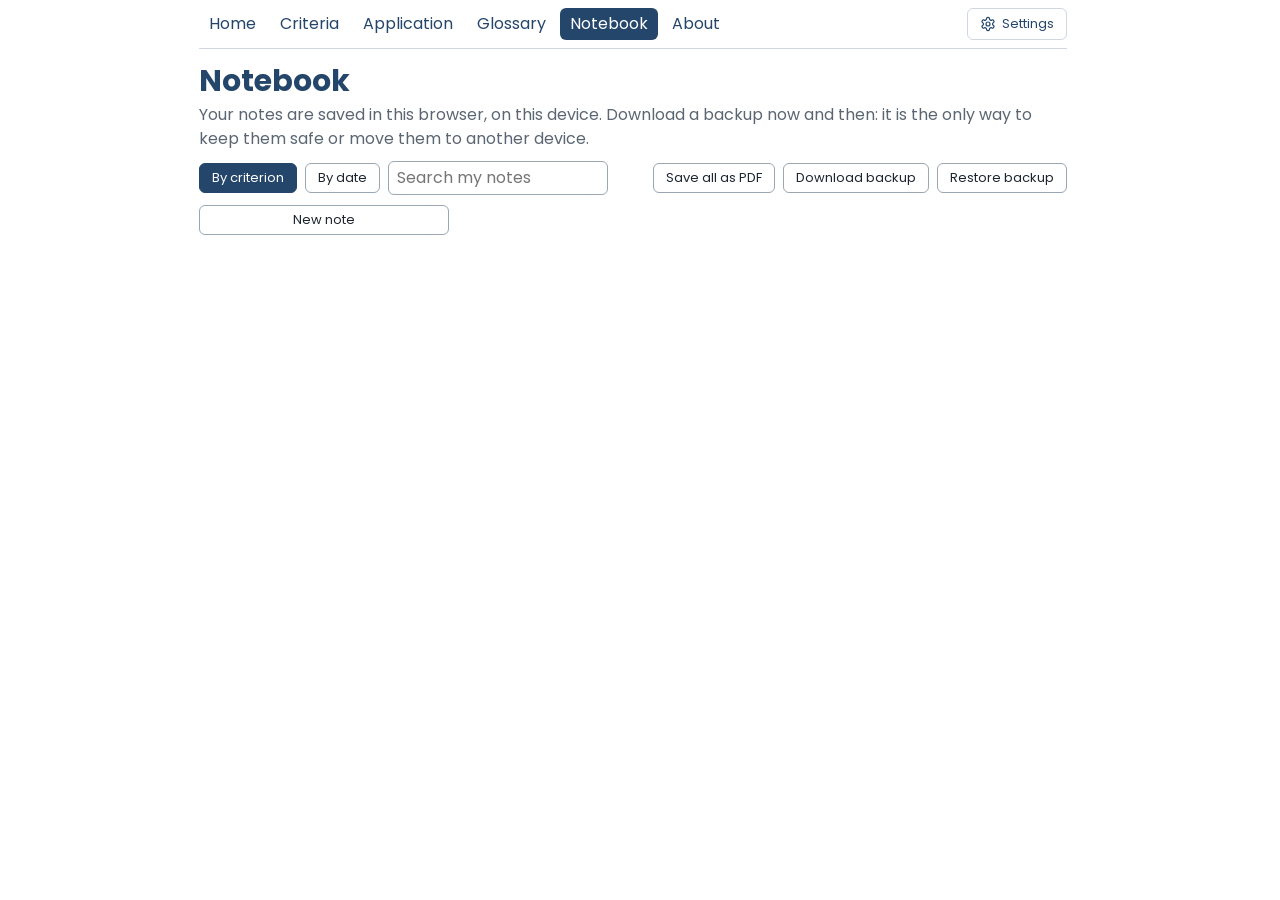
<file: notebook.html>
<!doctype html>
<html lang="en">
<head>
<!-- made 20261127T003450 -->
<meta charset="utf-8">
<meta name="viewport" content="width=device-width, initial-scale=1">
<title>Notebook · Sarf criteria</title>
<link rel="stylesheet" href="style.css?v=20261127T003450">
</head>
<body class="face-ar page-notebook" data-face="ar" data-page="notebook" data-levels="Unmarked|Low|Medium|High">
<nav class="nav"><a href="index.html">Home</a><a href="criteria.html">Criteria</a><a href="application.html">Application</a><a href="glossary.html">Glossary</a><a href="notebook.html" class=on aria-current=page>Notebook</a><a href="about.html">About</a><button type="button" class="nav-set" aria-controls="drawer" aria-expanded="false"><svg class="ic gear" viewBox="0 0 24 24" aria-hidden="true"><path d="M12.22 2h-.44a2 2 0 0 0-2 2v.18a2 2 0 0 1-1 1.73l-.43.25a2 2 0 0 1-2 0l-.15-.08a2 2 0 0 0-2.73.73l-.22.38a2 2 0 0 0 .73 2.73l.15.1a2 2 0 0 1 1 1.72v.51a2 2 0 0 1-1 1.74l-.15.09a2 2 0 0 0-.73 2.73l.22.38a2 2 0 0 0 2.73.73l.15-.08a2 2 0 0 1 2 0l.43.25a2 2 0 0 1 1 1.73V20a2 2 0 0 0 2 2h.44a2 2 0 0 0 2-2v-.18a2 2 0 0 1 1-1.73l.43-.25a2 2 0 0 1 2 0l.15.08a2 2 0 0 0 2.73-.73l.22-.39a2 2 0 0 0-.73-2.73l-.15-.08a2 2 0 0 1-1-1.74v-.5a2 2 0 0 1 1-1.74l.15-.09a2 2 0 0 0 .73-2.73l-.22-.38a2 2 0 0 0-2.73-.73l-.15.08a2 2 0 0 1-2 0l-.43-.25a2 2 0 0 1-1-1.73V4a2 2 0 0 0-2-2z" fill="none" stroke="currentColor" stroke-width="1.8" stroke-linejoin="round"/><circle cx="12" cy="12" r="3" fill="none" stroke="currentColor" stroke-width="1.8"/></svg>Settings</button></nav>
<h1>Notebook</h1><p class="sub">Your notes are saved in this browser, on this device. Download a backup now and then: it is the only way to keep them safe or move them to another device.</p><div class="nb-bar"><button type="button" data-order="criterion">By criterion</button><button type="button" data-order="date">By date</button><input type="search" id="nb-search" class="find small" placeholder="Search my notes" aria-label="Search my notes"><span class="gap"></span><button type="button" id="nb-pdf">Save all as PDF</button><button type="button" id="nb-down">Download backup</button><label class="btn">Restore backup<input type="file" id="nb-up" accept=".json,application/json" hidden></label></div><p id="nb-msg" class="sub" role="status"></p><div class="nbk"><div><button type="button" id="nb-new" class="wide">New note</button><div id="nb-list"></div></div><div id="nb-note"><div id="nb-links"></div><input type="search" id="nb-find" class="find" placeholder="Link to a criterion, topic or section: ID, number or words" aria-label="Link to a criterion, topic or section"><div id="nb-hits"></div><input type="text" id="nb-title" class="find" placeholder="Title (optional)" aria-label="Title"><textarea id="nb-body" rows="12" placeholder="Write your note" aria-label="Your note"></textarea><div class="nb-foot"><button type="button" id="nb-del">Delete this note</button><span id="nb-saved" class="sub"></span></div></div></div><div id="nb-print"></div>
<aside class="drawer" id="drawer" hidden aria-label="Settings"><div class="dhead"><h1>Settings</h1><button type="button" class="dclose" aria-label="Close the settings">&times;</button></div><p class="sub">Saved in this browser and used on every page. The page behind shows each change.</p><section class="sgroup"><h2>Display</h2><div class="slist"><div class="srow"><div><div class="sname">Sarf terms</div><div class="snote">The language the terms are shown in. The glossary has Arabic or transliteration only.</div></div><div class="sctl"><div class="dd" data-set="face"><button type="button" class="dd-btn" aria-haspopup="listbox" aria-expanded="false" aria-label="Sarf terms"><span></span></button><ul class="dd-list" role="listbox" hidden><li role="option" data-v="ar">Arabic</li><li role="option" data-v="tr">Transliteration</li><li role="option" data-v="en">English</li></ul></div></div></div><div class="srow"><div><div class="sname">Priority</div><div class="snote">How the importance of a line is drawn.</div></div><div class="sctl"><span class="seg2" data-set="prio"><button type="button" data-v="squares">Squares</button><button type="button" data-v="bar">Bar</button></span></div></div><div class="srow"><div><div class="sname">Priority colours</div><div class="snote">Traffic light: green, yellow and red. One colour: one blue that gets stronger with priority.</div></div><div class="sctl"><span class="seg2" data-set="pcol"><button type="button" data-v="traffic">Traffic light</button><button type="button" data-v="mono">One colour</button></span></div></div></div></section><section class="sgroup"><h2>Lines</h2><div class="slist"><div class="srow"><div><div class="sname">Lines for</div><div class="snote">Year 1 hides the lines Year 1 has not been taught.</div></div><div class="sctl"><div class="dd" data-set="lines"><button type="button" class="dd-btn" aria-haspopup="listbox" aria-expanded="false" aria-label="Lines for"><span></span></button><ul class="dd-list" role="listbox" hidden><li role="option" data-v="all">Everyone</li><li role="option" data-v="y1">Year 1</li><li role="option" data-v="y2">Year 2</li></ul></div></div></div></div></section><section class="sgroup"><h2>Confidence</h2><div class="slist"><div class="srow"><div><div class="sname">Show the bar</div><div class="snote">The bar you fill in to show how sure you are of a line.</div></div><div class="sctl"><label class="switch"><input type="checkbox" data-set="level" data-on="show" data-off="hide" aria-label="Show the confidence bar"><span class="knob"></span></label></div></div><div class="srow"><div><div class="sname">Start again</div><div class="snote">Empties every bar on this device.</div></div><div class="sctl"><button type="button" id="clear-levels" class="danger ctl">Clear all</button></div></div></div></section><section class="sgroup"><h2>Fonts</h2><div class="slist"><div class="srow"><div><div class="sname">Arabic font</div><div class="snote">Amiri, Naskh and Scheherazade come from Google Fonts, so they look the same on every device.</div></div><div class="sctl"><div class="dd" data-set="arfont"><button type="button" class="dd-btn" aria-haspopup="listbox" aria-expanded="false" aria-label="Arabic font"><span></span></button><ul class="dd-list" role="listbox" hidden><li role="option" data-v="amiri">Amiri</li><li role="option" data-v="naskh">Naskh</li><li role="option" data-v="sch">Scheherazade</li><li role="option" data-v="plain">Plain</li></ul></div></div></div><div class="srow"><div><div class="sname">Bigger Arabic</div><div class="snote">Arabic letters look smaller than English ones at the same size; this makes them a fifth bigger. On at first.</div></div><div class="sctl"><label class="switch"><input type="checkbox" data-set="arsize" data-on="1.2" data-off="1" aria-label="Bigger Arabic"><span class="knob"></span></label></div></div><div class="srow"><div><div class="sname">English font</div><div class="snote">Every font but Plain comes from Google Fonts, so it looks the same on every device.</div></div><div class="sctl"><div class="dd" data-set="enfont"><button type="button" class="dd-btn" aria-haspopup="listbox" aria-expanded="false" aria-label="English font"><span></span></button><ul class="dd-list" role="listbox" hidden><li role="option" data-v="poppins">Poppins</li><li role="option" data-v="nunito">Nunito</li><li role="option" data-v="lexend">Lexend</li><li role="option" data-v="didact">Didact Gothic</li><li role="option" data-v="sans">Plain</li></ul></div></div></div></div></section></aside>
<script type="application/json" id="data">{"lines": [{"id": "0297", "num": "0.1", "html": "<b>List<\/b> the kinds of word Sarf studies, and those it does not", "p": 0, "pm": "<svg class=\"ic\" viewBox=\"0 0 24 24\" aria-label=\"good to know\"><path d=\"M9 18h6M10 21h4M12 3a6 6 0 0 0-3.5 10.9c.6.5 1 1.2 1 2.1h5c0-.9.4-1.6 1-2.1A6 6 0 0 0 12 3z\" fill=\"none\" stroke=\"currentColor\" stroke-width=\"1.8\" stroke-linecap=\"round\" stroke-linejoin=\"round\"/><\/svg>", "y2": 0, "s": "0", "t": [], "find": "0297 0.1 list the kinds of word sarf studies, and those it does not list the kinds of word sarf studies, and those it does not list the kinds of word sarf studies, and those it does not list the kinds of word sarf studies and those it does not"}, {"id": "0320", "num": "0.2", "html": "<b>Explain<\/b> the reason why Sarf studies only some kinds of word", "p": 0, "pm": "<svg class=\"ic\" viewBox=\"0 0 24 24\" aria-label=\"good to know\"><path d=\"M9 18h6M10 21h4M12 3a6 6 0 0 0-3.5 10.9c.6.5 1 1.2 1 2.1h5c0-.9.4-1.6 1-2.1A6 6 0 0 0 12 3z\" fill=\"none\" stroke=\"currentColor\" stroke-width=\"1.8\" stroke-linecap=\"round\" stroke-linejoin=\"round\"/><\/svg>", "y2": 0, "s": "0", "t": [], "find": "0320 0.2 explain the reason why sarf studies only some kinds of word explain the reason why sarf studies only some kinds of word explain the reason why sarf studies only some kinds of word explain the reason why sarf studies only some kinds of word"}, {"id": "0282", "num": "1.1.1", "html": "<b>List<\/b> the groups words fall into by their letters", "p": 3, "pm": "<span class=\"sq p3\" style=\"background:#1D9E75\"><\/span><span class=\"sq p3\" style=\"background:#1D9E75\"><\/span><span class=\"sq p3\" style=\"background:#1D9E75\"><\/span><span class=\"pp\" data-p=\"3\"><i class=\"p3\" style=\"background:#1D9E75\"><\/i><\/span>", "y2": 0, "s": "1", "t": [], "find": "0282 1.1.1 list the groups words fall into by their letters list the groups words fall into by their letters list the groups words fall into by their letters list the groups words fall into by their letters"}, {"id": "0146", "num": "1.1.2", "html": "<b>State<\/b> the rule for <span class=\"f-en\">an <i>alif<\/i><\/span><span class=\"f-ar\"><span class=\"art\">an <\/span><bdi dir=\"rtl\">ألف<\/bdi><\/span><span class=\"f-tr\">an <i>alif<\/i><\/span> as <span class=\"f-en\">a root letter<\/span><span class=\"f-ar\"><span class=\"art\">a <\/span><bdi dir=\"rtl\">حرف أصلي<\/bdi><\/span><span class=\"f-tr\">a <i>ḥarf aṣlī<\/i><\/span>", "p": 3, "pm": "<span class=\"sq p3\" style=\"background:#1D9E75\"><\/span><span class=\"sq p3\" style=\"background:#1D9E75\"><\/span><span class=\"sq p3\" style=\"background:#1D9E75\"><\/span><span class=\"pp\" data-p=\"3\"><i class=\"p3\" style=\"background:#1D9E75\"><\/i><\/span>", "y2": 0, "s": "1", "t": [1, 2, 3], "find": "0146 1.1.2 state the rule for an alif as a root letter state the rule for an ألف as a حرف أصلي state the rule for an alif as a ḥarf aṣlī state the rule for an alif as a harf asli"}, {"id": "0275", "num": "1.1.3", "html": "<b>State<\/b> how to match the letters of a word to the <span class=\"f-en\">scale<\/span><span class=\"f-ar\"><bdi dir=\"rtl\">وزن<\/bdi><\/span><span class=\"f-tr\"><i>wazn<\/i><\/span>", "p": 3, "pm": "<span class=\"sq p3\" style=\"background:#1D9E75\"><\/span><span class=\"sq p3\" style=\"background:#1D9E75\"><\/span><span class=\"sq p3\" style=\"background:#1D9E75\"><\/span><span class=\"pp\" data-p=\"3\"><i class=\"p3\" style=\"background:#1D9E75\"><\/i><\/span>", "y2": 0, "s": "1", "t": [], "find": "0275 1.1.3 state how to match the letters of a word to the scale state how to match the letters of a word to the وزن state how to match the letters of a word to the wazn state how to match the letters of a word to the wazn"}, {"id": "0321", "num": "1.1.4", "html": "<b>Explain<\/b> the reason why <span class=\"f-en\">an <i>alif<\/i><\/span><span class=\"f-ar\"><span class=\"art\">an <\/span><bdi dir=\"rtl\">ألف<\/bdi><\/span><span class=\"f-tr\">an <i>alif<\/i><\/span> cannot be <span class=\"f-en\">a root letter<\/span><span class=\"f-ar\"><span class=\"art\">a <\/span><bdi dir=\"rtl\">حرف أصلي<\/bdi><\/span><span class=\"f-tr\">a <i>ḥarf aṣlī<\/i><\/span>", "p": 3, "pm": "<span class=\"sq p3\" style=\"background:#1D9E75\"><\/span><span class=\"sq p3\" style=\"background:#1D9E75\"><\/span><span class=\"sq p3\" style=\"background:#1D9E75\"><\/span><span class=\"pp\" data-p=\"3\"><i class=\"p3\" style=\"background:#1D9E75\"><\/i><\/span>", "y2": 0, "s": "1", "t": [1, 2, 3], "find": "0321 1.1.4 explain the reason why an alif cannot be a root letter explain the reason why an ألف cannot be a حرف أصلي explain the reason why an alif cannot be a ḥarf aṣlī explain the reason why an alif cannot be a harf asli"}, {"id": "0283", "num": "1.2.1", "html": "<b>List<\/b> the <span class=\"f-en\"><i>abwāb<\/i><\/span><span class=\"f-ar\"><bdi dir=\"rtl\">أبواب<\/bdi><\/span><span class=\"f-tr\"><i>abwāb<\/i><\/span> in their groups, with the <span class=\"f-en\">scale<\/span><span class=\"f-ar\"><bdi dir=\"rtl\">وزن<\/bdi><\/span><span class=\"f-tr\"><i>wazn<\/i><\/span> and <span class=\"f-en\">an example on the scale<\/span><span class=\"f-ar\"><span class=\"art\">a <\/span><bdi dir=\"rtl\">موزون<\/bdi><\/span><span class=\"f-tr\">a <i>mawzūn<\/i><\/span> of the <span class=\"f-en\">perfect form<\/span><span class=\"f-ar\"><bdi dir=\"rtl\">ماضٍ<\/bdi><\/span><span class=\"f-tr\"><i>māḍin<\/i><\/span>, <span class=\"f-en\">imperfect form<\/span><span class=\"f-ar\"><bdi dir=\"rtl\">مضارع<\/bdi><\/span><span class=\"f-tr\"><i>muḍāriʿ<\/i><\/span> and <span class=\"f-en\">verbal noun<\/span><span class=\"f-ar\"><bdi dir=\"rtl\">مصدر<\/bdi><\/span><span class=\"f-tr\"><i>maṣdar<\/i><\/span> of each", "p": 3, "pm": "<span class=\"sq p3\" style=\"background:#1D9E75\"><\/span><span class=\"sq p3\" style=\"background:#1D9E75\"><\/span><span class=\"sq p3\" style=\"background:#1D9E75\"><\/span><span class=\"pp\" data-p=\"3\"><i class=\"p3\" style=\"background:#1D9E75\"><\/i><\/span>", "y2": 0, "s": "2.1", "t": [], "find": "0283 1.2.1 list the abwāb in their groups, with the scale and an example on the scale of the perfect form, imperfect form and verbal noun of each list the أبواب in their groups, with the وزن and a موزون of the ماضٍ, مضارع and مصدر of each list the abwāb in their groups, with the wazn and a mawzūn of the māḍin, muḍāriʿ and maṣdar of each list the abwab in their groups with the wazn and a mawzun of the madin mudari and masdar of each"}, {"id": "0284", "num": "1.2.2", "html": "<b>List<\/b> the effect of each <span class=\"f-en\"><i>bāb<\/i><\/span><span class=\"f-ar\"><bdi dir=\"rtl\">باب<\/bdi><\/span><span class=\"f-tr\"><i>bāb<\/i><\/span>, with an example", "p": 2, "pm": "<span class=\"sq p2\" style=\"background:#F2B91D\"><\/span><span class=\"sq p2\" style=\"background:#F2B91D\"><\/span><span class=\"sq empty\"><\/span><span class=\"pp\" data-p=\"2\"><i class=\"p2\" style=\"background:#F2B91D\"><\/i><\/span>", "y2": 1, "s": "2.1", "t": [], "find": "0284 1.2.2 list the effect of each bāb, with an example list the effect of each باب, with an example list the effect of each bāb, with an example list the effect of each bab with an example"}, {"id": "0298", "num": "1.2.3", "html": "<b>List<\/b> the <span class=\"f-en\">primary <i>abwāb<\/i><\/span><span class=\"f-ar\"><bdi dir=\"rtl\">دعائم الأبواب<\/bdi><\/span><span class=\"f-tr\"><i>daʿāʾim al-abwāb<\/i><\/span> and the other <span class=\"f-en\">unaugmented triliteral <i>abwāb<\/i><\/span><span class=\"f-ar\"><bdi dir=\"rtl\">أبواب الثلاثي المجرد<\/bdi><\/span><span class=\"f-tr\"><i>abwāb al-thulāthī al-mujarrad<\/i><\/span>", "p": 1, "pm": "<span class=\"sq p1\" style=\"background:#D6453D\"><\/span><span class=\"sq empty\"><\/span><span class=\"sq empty\"><\/span><span class=\"pp\" data-p=\"1\"><i class=\"p1\" style=\"background:#D6453D\"><\/i><\/span>", "y2": 0, "s": "2.1", "t": [], "find": "0298 1.2.3 list the primary abwāb and the other unaugmented triliteral abwāb list the دعائم الأبواب and the other أبواب الثلاثي المجرد list the daʿāʾim al-abwāb and the other abwāb al-thulāthī al-mujarrad list the daaim alabwab and the other abwab althulathi almujarrad"}, {"id": "0322", "num": "1.2.4", "html": "<b>Explain<\/b> the reason why some <span class=\"f-en\">unaugmented triliteral <i>abwāb<\/i><\/span><span class=\"f-ar\"><bdi dir=\"rtl\">أبواب الثلاثي المجرد<\/bdi><\/span><span class=\"f-tr\"><i>abwāb al-thulāthī al-mujarrad<\/i><\/span> are not <span class=\"f-en\">primary <i>abwāb<\/i><\/span><span class=\"f-ar\"><bdi dir=\"rtl\">دعائم الأبواب<\/bdi><\/span><span class=\"f-tr\"><i>daʿāʾim al-abwāb<\/i><\/span>", "p": 0, "pm": "<svg class=\"ic\" viewBox=\"0 0 24 24\" aria-label=\"good to know\"><path d=\"M9 18h6M10 21h4M12 3a6 6 0 0 0-3.5 10.9c.6.5 1 1.2 1 2.1h5c0-.9.4-1.6 1-2.1A6 6 0 0 0 12 3z\" fill=\"none\" stroke=\"currentColor\" stroke-width=\"1.8\" stroke-linecap=\"round\" stroke-linejoin=\"round\"/><\/svg>", "y2": 0, "s": "2.1", "t": [], "find": "0322 1.2.4 explain the reason why some unaugmented triliteral abwāb are not primary abwāb explain the reason why some أبواب الثلاثي المجرد are not دعائم الأبواب explain the reason why some abwāb al-thulāthī al-mujarrad are not daʿāʾim al-abwāb explain the reason why some abwab althulathi almujarrad are not daaim alabwab"}, {"id": "0289", "num": "2.1.1", "html": "<b>List<\/b> the forms a verb can take", "p": 3, "pm": "<span class=\"sq p3\" style=\"background:#1D9E75\"><\/span><span class=\"sq p3\" style=\"background:#1D9E75\"><\/span><span class=\"sq p3\" style=\"background:#1D9E75\"><\/span><span class=\"pp\" data-p=\"3\"><i class=\"p3\" style=\"background:#1D9E75\"><\/i><\/span>", "y2": 0, "s": "3.1", "t": [], "find": "0289 2.1.1 list the forms a verb can take list the forms a verb can take list the forms a verb can take list the forms a verb can take"}, {"id": "0295", "num": "2.1.2", "html": "<b>List<\/b> the <span class=\"f-en\">conjugated forms<\/span><span class=\"f-ar\"><bdi dir=\"rtl\">صيغ<\/bdi><\/span><span class=\"f-tr\"><i>ṣiyagh<\/i><\/span> the <span class=\"f-en\">imperative form<\/span><span class=\"f-ar\"><bdi dir=\"rtl\">أمر<\/bdi><\/span><span class=\"f-tr\"><i>amr<\/i><\/span> has", "p": 3, "pm": "<span class=\"sq p3\" style=\"background:#1D9E75\"><\/span><span class=\"sq p3\" style=\"background:#1D9E75\"><\/span><span class=\"sq p3\" style=\"background:#1D9E75\"><\/span><span class=\"pp\" data-p=\"3\"><i class=\"p3\" style=\"background:#1D9E75\"><\/i><\/span>", "y2": 0, "s": "3.1", "t": [], "find": "0295 2.1.2 list the conjugated forms the imperative form has list the صيغ the أمر has list the ṣiyagh the amr has list the siyagh the amr has"}, {"id": "0281", "num": "2.1.3", "html": "<b>List<\/b> the <span class=\"f-en\">pronouns<\/span><span class=\"f-ar\"><bdi dir=\"rtl\">ضمائر<\/bdi><\/span><span class=\"f-tr\"><i>ḍamāʾir<\/i><\/span> of the <span class=\"f-en\">imperfect form<\/span><span class=\"f-ar\"><bdi dir=\"rtl\">مضارع<\/bdi><\/span><span class=\"f-tr\"><i>muḍāriʿ<\/i><\/span> and their <span class=\"f-en\">conjugated forms<\/span><span class=\"f-ar\"><bdi dir=\"rtl\">صيغ<\/bdi><\/span><span class=\"f-tr\"><i>ṣiyagh<\/i><\/span>", "p": 3, "pm": "<span class=\"sq p3\" style=\"background:#1D9E75\"><\/span><span class=\"sq p3\" style=\"background:#1D9E75\"><\/span><span class=\"sq p3\" style=\"background:#1D9E75\"><\/span><span class=\"pp\" data-p=\"3\"><i class=\"p3\" style=\"background:#1D9E75\"><\/i><\/span>", "y2": 0, "s": "3.1", "t": [], "find": "0281 2.1.3 list the pronouns of the imperfect form and their conjugated forms list the ضمائر of the مضارع and their صيغ list the ḍamāʾir of the muḍāriʿ and their ṣiyagh list the damair of the mudari and their siyagh"}, {"id": "0280", "num": "2.1.4", "html": "<b>List<\/b> the <span class=\"f-en\">signs of the imperfect form<\/span><span class=\"f-ar\"><bdi dir=\"rtl\">علامات المضارعة<\/bdi><\/span><span class=\"f-tr\"><i>ʿalāmāt al-muḍāraʿa<\/i><\/span> and the <span class=\"f-en\">conjugated forms<\/span><span class=\"f-ar\"><bdi dir=\"rtl\">صيغ<\/bdi><\/span><span class=\"f-tr\"><i>ṣiyagh<\/i><\/span> they are used for", "p": 3, "pm": "<span class=\"sq p3\" style=\"background:#1D9E75\"><\/span><span class=\"sq p3\" style=\"background:#1D9E75\"><\/span><span class=\"sq p3\" style=\"background:#1D9E75\"><\/span><span class=\"pp\" data-p=\"3\"><i class=\"p3\" style=\"background:#1D9E75\"><\/i><\/span>", "y2": 0, "s": "3.1", "t": [], "find": "0280 2.1.4 list the signs of the imperfect form and the conjugated forms they are used for list the علامات المضارعة and the صيغ they are used for list the ʿalāmāt al-muḍāraʿa and the ṣiyagh they are used for list the alamat almudaraa and the siyagh they are used for"}, {"id": "0290", "num": "2.1.5", "html": "<b>List<\/b> the usual <span class=\"f-en\">tense<\/span><span class=\"f-ar\"><bdi dir=\"rtl\">زمن<\/bdi><\/span><span class=\"f-tr\"><i>zaman<\/i><\/span> of the <span class=\"f-en\">perfect form<\/span><span class=\"f-ar\"><bdi dir=\"rtl\">ماضٍ<\/bdi><\/span><span class=\"f-tr\"><i>māḍin<\/i><\/span>, the <span class=\"f-en\">imperfect form<\/span><span class=\"f-ar\"><bdi dir=\"rtl\">مضارع<\/bdi><\/span><span class=\"f-tr\"><i>muḍāriʿ<\/i><\/span> and the <span class=\"f-en\">imperative form<\/span><span class=\"f-ar\"><bdi dir=\"rtl\">أمر<\/bdi><\/span><span class=\"f-tr\"><i>amr<\/i><\/span>", "p": 2, "pm": "<span class=\"sq p2\" style=\"background:#F2B91D\"><\/span><span class=\"sq p2\" style=\"background:#F2B91D\"><\/span><span class=\"sq empty\"><\/span><span class=\"pp\" data-p=\"2\"><i class=\"p2\" style=\"background:#F2B91D\"><\/i><\/span>", "y2": 0, "s": "3.1", "t": [], "find": "0290 2.1.5 list the usual tense of the perfect form, the imperfect form and the imperative form list the usual زمن of the ماضٍ, the مضارع and the أمر list the usual zaman of the māḍin, the muḍāriʿ and the amr list the usual zaman of the madin the mudari and the amr"}, {"id": "0279", "num": "2.1.6", "html": "<b>List<\/b> the <span class=\"f-en\">pronouns<\/span><span class=\"f-ar\"><bdi dir=\"rtl\">ضمائر<\/bdi><\/span><span class=\"f-tr\"><i>ḍamāʾir<\/i><\/span> of the <span class=\"f-en\">perfect form<\/span><span class=\"f-ar\"><bdi dir=\"rtl\">ماضٍ<\/bdi><\/span><span class=\"f-tr\"><i>māḍin<\/i><\/span> and their <span class=\"f-en\">conjugated forms<\/span><span class=\"f-ar\"><bdi dir=\"rtl\">صيغ<\/bdi><\/span><span class=\"f-tr\"><i>ṣiyagh<\/i><\/span>", "p": 1, "pm": "<span class=\"sq p1\" style=\"background:#D6453D\"><\/span><span class=\"sq empty\"><\/span><span class=\"sq empty\"><\/span><span class=\"pp\" data-p=\"1\"><i class=\"p1\" style=\"background:#D6453D\"><\/i><\/span>", "y2": 0, "s": "3.1", "t": [], "find": "0279 2.1.6 list the pronouns of the perfect form and their conjugated forms list the ضمائر of the ماضٍ and their صيغ list the ḍamāʾir of the māḍin and their ṣiyagh list the damair of the madin and their siyagh"}, {"id": "0270", "num": "2.1.7", "html": "<b>State<\/b> the rule for how the <span class=\"f-en\">perfect form<\/span><span class=\"f-ar\"><bdi dir=\"rtl\">ماضٍ<\/bdi><\/span><span class=\"f-tr\"><i>māḍin<\/i><\/span> changes with each <span class=\"f-en\">pronoun<\/span><span class=\"f-ar\"><bdi dir=\"rtl\">ضمير<\/bdi><\/span><span class=\"f-tr\"><i>ḍamīr<\/i><\/span>", "p": 1, "pm": "<span class=\"sq p1\" style=\"background:#D6453D\"><\/span><span class=\"sq empty\"><\/span><span class=\"sq empty\"><\/span><span class=\"pp\" data-p=\"1\"><i class=\"p1\" style=\"background:#D6453D\"><\/i><\/span>", "y2": 0, "s": "3.1", "t": [], "find": "0270 2.1.7 state the rule for how the perfect form changes with each pronoun state the rule for how the ماضٍ changes with each ضمير state the rule for how the māḍin changes with each ḍamīr state the rule for how the madin changes with each damir"}, {"id": "0273", "num": "2.1.8", "html": "<b>State<\/b> how to build the <span class=\"f-en\">imperative form<\/span><span class=\"f-ar\"><bdi dir=\"rtl\">أمر<\/bdi><\/span><span class=\"f-tr\"><i>amr<\/i><\/span> from the <span class=\"f-en\">imperfect form<\/span><span class=\"f-ar\"><bdi dir=\"rtl\">مضارع<\/bdi><\/span><span class=\"f-tr\"><i>muḍāriʿ<\/i><\/span>", "p": 3, "pm": "<span class=\"sq p3\" style=\"background:#1D9E75\"><\/span><span class=\"sq p3\" style=\"background:#1D9E75\"><\/span><span class=\"sq p3\" style=\"background:#1D9E75\"><\/span><span class=\"pp\" data-p=\"3\"><i class=\"p3\" style=\"background:#1D9E75\"><\/i><\/span>", "y2": 0, "s": "3.1", "t": [], "find": "0273 2.1.8 state how to build the imperative form from the imperfect form state how to build the أمر from the مضارع state how to build the amr from the muḍāriʿ state how to build the amr from the mudari"}, {"id": "0272", "num": "2.1.9", "html": "<b>State<\/b> how to build the <span class=\"f-en\">imperfect form<\/span><span class=\"f-ar\"><bdi dir=\"rtl\">مضارع<\/bdi><\/span><span class=\"f-tr\"><i>muḍāriʿ<\/i><\/span> from the <span class=\"f-en\">perfect form<\/span><span class=\"f-ar\"><bdi dir=\"rtl\">ماضٍ<\/bdi><\/span><span class=\"f-tr\"><i>māḍin<\/i><\/span>", "p": 1, "pm": "<span class=\"sq p1\" style=\"background:#D6453D\"><\/span><span class=\"sq empty\"><\/span><span class=\"sq empty\"><\/span><span class=\"pp\" data-p=\"1\"><i class=\"p1\" style=\"background:#D6453D\"><\/i><\/span>", "y2": 0, "s": "3.1", "t": [], "find": "0272 2.1.9 state how to build the imperfect form from the perfect form state how to build the مضارع from the ماضٍ state how to build the muḍāriʿ from the māḍin state how to build the mudari from the madin"}, {"id": "0315", "num": "2.1.10", "html": "<b>Explain<\/b> the reason why the <span class=\"f-en\">imperative form<\/span><span class=\"f-ar\"><bdi dir=\"rtl\">أمر<\/bdi><\/span><span class=\"f-tr\"><i>amr<\/i><\/span> has only these <span class=\"f-en\">conjugated forms<\/span><span class=\"f-ar\"><bdi dir=\"rtl\">صيغ<\/bdi><\/span><span class=\"f-tr\"><i>ṣiyagh<\/i><\/span>", "p": 2, "pm": "<span class=\"sq p2\" style=\"background:#F2B91D\"><\/span><span class=\"sq p2\" style=\"background:#F2B91D\"><\/span><span class=\"sq empty\"><\/span><span class=\"pp\" data-p=\"2\"><i class=\"p2\" style=\"background:#F2B91D\"><\/i><\/span>", "y2": 0, "s": "3.1", "t": [], "find": "0315 2.1.10 explain the reason why the imperative form has only these conjugated forms explain the reason why the أمر has only these صيغ explain the reason why the amr has only these ṣiyagh explain the reason why the amr has only these siyagh"}, {"id": "0316", "num": "2.1.11", "html": "<b>Explain<\/b> the reason why the <span class=\"f-en\">perfect form<\/span><span class=\"f-ar\"><bdi dir=\"rtl\">ماضٍ<\/bdi><\/span><span class=\"f-tr\"><i>māḍin<\/i><\/span> changes with each <span class=\"f-en\">pronoun<\/span><span class=\"f-ar\"><bdi dir=\"rtl\">ضمير<\/bdi><\/span><span class=\"f-tr\"><i>ḍamīr<\/i><\/span>", "p": 1, "pm": "<span class=\"sq p1\" style=\"background:#D6453D\"><\/span><span class=\"sq empty\"><\/span><span class=\"sq empty\"><\/span><span class=\"pp\" data-p=\"1\"><i class=\"p1\" style=\"background:#D6453D\"><\/i><\/span>", "y2": 0, "s": "3.1", "t": [], "find": "0316 2.1.11 explain the reason why the perfect form changes with each pronoun explain the reason why the ماضٍ changes with each ضمير explain the reason why the māḍin changes with each ḍamīr explain the reason why the madin changes with each damir"}, {"id": "0044", "num": "2.1.12", "html": "<b>Explain<\/b> the difference between the <span class=\"f-en\">tense<\/span><span class=\"f-ar\"><bdi dir=\"rtl\">زمن<\/bdi><\/span><span class=\"f-tr\"><i>zaman<\/i><\/span> of a verb and whether it is <span class=\"f-en\">a perfect form<\/span><span class=\"f-ar\"><span class=\"art\">a <\/span><bdi dir=\"rtl\">ماضٍ<\/bdi><\/span><span class=\"f-tr\">a <i>māḍin<\/i><\/span>, <span class=\"f-en\">imperfect form<\/span><span class=\"f-ar\"><bdi dir=\"rtl\">مضارع<\/bdi><\/span><span class=\"f-tr\"><i>muḍāriʿ<\/i><\/span> or <span class=\"f-en\">imperative form<\/span><span class=\"f-ar\"><bdi dir=\"rtl\">أمر<\/bdi><\/span><span class=\"f-tr\"><i>amr<\/i><\/span>", "p": 2, "pm": "<span class=\"sq p2\" style=\"background:#F2B91D\"><\/span><span class=\"sq p2\" style=\"background:#F2B91D\"><\/span><span class=\"sq empty\"><\/span><span class=\"pp\" data-p=\"2\"><i class=\"p2\" style=\"background:#F2B91D\"><\/i><\/span>", "y2": 0, "s": "3.1", "t": [], "find": "0044 2.1.12 explain the difference between the tense of a verb and whether it is a perfect form, imperfect form or imperative form explain the difference between the زمن of a verb and whether it is a ماضٍ, مضارع or أمر explain the difference between the zaman of a verb and whether it is a māḍin, muḍāriʿ or amr explain the difference between the zaman of a verb and whether it is a madin mudari or amr"}, {"id": "0338", "num": "2.2.1", "html": "<b>List<\/b> the kinds of change that can happen to a verb of each classification", "p": 3, "pm": "<span class=\"sq p3\" style=\"background:#1D9E75\"><\/span><span class=\"sq p3\" style=\"background:#1D9E75\"><\/span><span class=\"sq p3\" style=\"background:#1D9E75\"><\/span><span class=\"pp\" data-p=\"3\"><i class=\"p3\" style=\"background:#1D9E75\"><\/i><\/span>", "y2": 0, "s": "3.2", "t": [1, 2, 3], "find": "0338 2.2.1 list the kinds of change that can happen to a verb of each classification list the kinds of change that can happen to a verb of each classification list the kinds of change that can happen to a verb of each classification list the kinds of change that can happen to a verb of each classification"}, {"id": "0334", "num": "2.2.2", "html": "<b>List<\/b> the kinds of verb by their <span class=\"f-en\">root letters<\/span><span class=\"f-ar\"><bdi dir=\"rtl\">حروف أصلية<\/bdi><\/span><span class=\"f-tr\"><i>ḥurūf aṣliyya<\/i><\/span>", "p": 3, "pm": "<span class=\"sq p3\" style=\"background:#1D9E75\"><\/span><span class=\"sq p3\" style=\"background:#1D9E75\"><\/span><span class=\"sq p3\" style=\"background:#1D9E75\"><\/span><span class=\"pp\" data-p=\"3\"><i class=\"p3\" style=\"background:#1D9E75\"><\/i><\/span>", "y2": 0, "s": "3.2", "t": [1, 2, 3], "find": "0334 2.2.2 list the kinds of verb by their root letters list the kinds of verb by their حروف أصلية list the kinds of verb by their ḥurūf aṣliyya list the kinds of verb by their huruf asliyya"}, {"id": "0336", "num": "2.2.3", "html": "<b>Explain<\/b> the reason why a letter in a verb does not always classify it", "p": 0, "pm": "<svg class=\"ic\" viewBox=\"0 0 24 24\" aria-label=\"good to know\"><path d=\"M9 18h6M10 21h4M12 3a6 6 0 0 0-3.5 10.9c.6.5 1 1.2 1 2.1h5c0-.9.4-1.6 1-2.1A6 6 0 0 0 12 3z\" fill=\"none\" stroke=\"currentColor\" stroke-width=\"1.8\" stroke-linecap=\"round\" stroke-linejoin=\"round\"/><\/svg>", "y2": 0, "s": "3.2", "t": [], "find": "0336 2.2.3 explain the reason why a letter in a verb does not always classify it explain the reason why a letter in a verb does not always classify it explain the reason why a letter in a verb does not always classify it explain the reason why a letter in a verb does not always classify it"}, {"id": "0337", "num": "2.2.4", "html": "<b>Explain<\/b> the reason why a verb can have more than one classification", "p": 0, "pm": "<svg class=\"ic\" viewBox=\"0 0 24 24\" aria-label=\"good to know\"><path d=\"M9 18h6M10 21h4M12 3a6 6 0 0 0-3.5 10.9c.6.5 1 1.2 1 2.1h5c0-.9.4-1.6 1-2.1A6 6 0 0 0 12 3z\" fill=\"none\" stroke=\"currentColor\" stroke-width=\"1.8\" stroke-linecap=\"round\" stroke-linejoin=\"round\"/><\/svg>", "y2": 0, "s": "3.2", "t": [1, 2, 3], "find": "0337 2.2.4 explain the reason why a verb can have more than one classification explain the reason why a verb can have more than one classification explain the reason why a verb can have more than one classification explain the reason why a verb can have more than one classification"}, {"id": "0333", "num": "2.2.5", "html": "<b>Explain<\/b> the reason why the <span class=\"f-en\"><i>sālim<\/i><\/span><span class=\"f-ar\"><bdi dir=\"rtl\">سالم<\/bdi><\/span><span class=\"f-tr\"><i>sālim<\/i><\/span> verb is significant", "p": 0, "pm": "<svg class=\"ic\" viewBox=\"0 0 24 24\" aria-label=\"good to know\"><path d=\"M9 18h6M10 21h4M12 3a6 6 0 0 0-3.5 10.9c.6.5 1 1.2 1 2.1h5c0-.9.4-1.6 1-2.1A6 6 0 0 0 12 3z\" fill=\"none\" stroke=\"currentColor\" stroke-width=\"1.8\" stroke-linecap=\"round\" stroke-linejoin=\"round\"/><\/svg>", "y2": 0, "s": "3.2", "t": [], "find": "0333 2.2.5 explain the reason why the sālim verb is significant explain the reason why the سالم verb is significant explain the reason why the sālim verb is significant explain the reason why the salim verb is significant"}, {"id": "0328", "num": "2.2.6", "html": "<b>Explain<\/b> the difference between <span class=\"f-en\">a <i>ṣaḥīḥ<\/i><\/span><span class=\"f-ar\"><span class=\"art\">a <\/span><bdi dir=\"rtl\">صحيح<\/bdi><\/span><span class=\"f-tr\">a <i>ṣaḥīḥ<\/i><\/span> verb and <span class=\"f-en\">a <i>sālim<\/i><\/span><span class=\"f-ar\"><span class=\"art\">a <\/span><bdi dir=\"rtl\">سالم<\/bdi><\/span><span class=\"f-tr\">a <i>sālim<\/i><\/span> verb", "p": 3, "pm": "<span class=\"sq p3\" style=\"background:#1D9E75\"><\/span><span class=\"sq p3\" style=\"background:#1D9E75\"><\/span><span class=\"sq p3\" style=\"background:#1D9E75\"><\/span><span class=\"pp\" data-p=\"3\"><i class=\"p3\" style=\"background:#1D9E75\"><\/i><\/span>", "y2": 0, "s": "3.2", "t": [], "find": "0328 2.2.6 explain the difference between a ṣaḥīḥ verb and a sālim verb explain the difference between a صحيح verb and a سالم verb explain the difference between a ṣaḥīḥ verb and a sālim verb explain the difference between a sahih verb and a salim verb"}, {"id": "0332", "num": "2.2.7", "html": "<b>Explain<\/b> the difference between <span class=\"f-en\">a <i>hamza<\/i><\/span><span class=\"f-ar\"><span class=\"art\">a <\/span><bdi dir=\"rtl\">همزة<\/bdi><\/span><span class=\"f-tr\">a <i>hamza<\/i><\/span> and <span class=\"f-en\">an <i>alif<\/i><\/span><span class=\"f-ar\"><span class=\"art\">an <\/span><bdi dir=\"rtl\">ألف<\/bdi><\/span><span class=\"f-tr\">an <i>alif<\/i><\/span>", "p": 3, "pm": "<span class=\"sq p3\" style=\"background:#1D9E75\"><\/span><span class=\"sq p3\" style=\"background:#1D9E75\"><\/span><span class=\"sq p3\" style=\"background:#1D9E75\"><\/span><span class=\"pp\" data-p=\"3\"><i class=\"p3\" style=\"background:#1D9E75\"><\/i><\/span>", "y2": 0, "s": "3.2", "t": [6], "find": "0332 2.2.7 explain the difference between a hamza and an alif explain the difference between a همزة and an ألف explain the difference between a hamza and an alif explain the difference between a hamza and an alif"}, {"id": "0329", "num": "2.2.8", "html": "<b>Explain<\/b> the difference between <span class=\"f-en\">a weak letter<\/span><span class=\"f-ar\"><span class=\"art\">a <\/span><bdi dir=\"rtl\">حرف علة<\/bdi><\/span><span class=\"f-tr\">a <i>ḥarf ʿilla<\/i><\/span> and <span class=\"f-en\">a long-vowel letter<\/span><span class=\"f-ar\"><span class=\"art\">a <\/span><bdi dir=\"rtl\">حرف مد<\/bdi><\/span><span class=\"f-tr\">a <i>ḥarf madd<\/i><\/span>", "p": 2, "pm": "<span class=\"sq p2\" style=\"background:#F2B91D\"><\/span><span class=\"sq p2\" style=\"background:#F2B91D\"><\/span><span class=\"sq empty\"><\/span><span class=\"pp\" data-p=\"2\"><i class=\"p2\" style=\"background:#F2B91D\"><\/i><\/span>", "y2": 0, "s": "3.2", "t": [], "find": "0329 2.2.8 explain the difference between a weak letter and a long-vowel letter explain the difference between a حرف علة and a حرف مد explain the difference between a ḥarf ʿilla and a ḥarf madd explain the difference between a harf illa and a harf madd"}, {"id": "0331", "num": "2.2.9", "html": "<b>Explain<\/b> the difference between <span class=\"f-en\">a weak letter<\/span><span class=\"f-ar\"><span class=\"art\">a <\/span><bdi dir=\"rtl\">حرف علة<\/bdi><\/span><span class=\"f-tr\">a <i>ḥarf ʿilla<\/i><\/span> and <span class=\"f-en\">a soft letter<\/span><span class=\"f-ar\"><span class=\"art\">a <\/span><bdi dir=\"rtl\">حرف لين<\/bdi><\/span><span class=\"f-tr\">a <i>ḥarf līn<\/i><\/span>", "p": 0, "pm": "<svg class=\"ic\" viewBox=\"0 0 24 24\" aria-label=\"good to know\"><path d=\"M9 18h6M10 21h4M12 3a6 6 0 0 0-3.5 10.9c.6.5 1 1.2 1 2.1h5c0-.9.4-1.6 1-2.1A6 6 0 0 0 12 3z\" fill=\"none\" stroke=\"currentColor\" stroke-width=\"1.8\" stroke-linecap=\"round\" stroke-linejoin=\"round\"/><\/svg>", "y2": 0, "s": "3.2", "t": [], "find": "0331 2.2.9 explain the difference between a weak letter and a soft letter explain the difference between a حرف علة and a حرف لين explain the difference between a ḥarf ʿilla and a ḥarf līn explain the difference between a harf illa and a harf lin"}, {"id": "0330", "num": "2.2.10", "html": "<b>Explain<\/b> the difference between <span class=\"f-en\">a long-vowel letter<\/span><span class=\"f-ar\"><span class=\"art\">a <\/span><bdi dir=\"rtl\">حرف مد<\/bdi><\/span><span class=\"f-tr\">a <i>ḥarf madd<\/i><\/span> and <span class=\"f-en\">a soft letter<\/span><span class=\"f-ar\"><span class=\"art\">a <\/span><bdi dir=\"rtl\">حرف لين<\/bdi><\/span><span class=\"f-tr\">a <i>ḥarf līn<\/i><\/span>", "p": 0, "pm": "<svg class=\"ic\" viewBox=\"0 0 24 24\" aria-label=\"good to know\"><path d=\"M9 18h6M10 21h4M12 3a6 6 0 0 0-3.5 10.9c.6.5 1 1.2 1 2.1h5c0-.9.4-1.6 1-2.1A6 6 0 0 0 12 3z\" fill=\"none\" stroke=\"currentColor\" stroke-width=\"1.8\" stroke-linecap=\"round\" stroke-linejoin=\"round\"/><\/svg>", "y2": 0, "s": "3.2", "t": [], "find": "0330 2.2.10 explain the difference between a long-vowel letter and a soft letter explain the difference between a حرف مد and a حرف لين explain the difference between a ḥarf madd and a ḥarf līn explain the difference between a harf madd and a harf lin"}, {"id": "0335", "num": "2.2.11", "html": "<b>Explain<\/b> the difference between <span class=\"f-en\">a triliteral <i>muḍāʿaf<\/i><\/span><span class=\"f-ar\"><span class=\"art\">a <\/span><bdi dir=\"rtl\">مضاعف ثلاثي<\/bdi><\/span><span class=\"f-tr\">a <i>muḍāʿaf thulāthī<\/i><\/span> and <span class=\"f-en\">a quadriliteral <i>muḍāʿaf<\/i><\/span><span class=\"f-ar\"><span class=\"art\">a <\/span><bdi dir=\"rtl\">مضاعف رباعي<\/bdi><\/span><span class=\"f-tr\">a <i>muḍāʿaf rubāʿī<\/i><\/span>", "p": 0, "pm": "<svg class=\"ic\" viewBox=\"0 0 24 24\" aria-label=\"good to know\"><path d=\"M9 18h6M10 21h4M12 3a6 6 0 0 0-3.5 10.9c.6.5 1 1.2 1 2.1h5c0-.9.4-1.6 1-2.1A6 6 0 0 0 12 3z\" fill=\"none\" stroke=\"currentColor\" stroke-width=\"1.8\" stroke-linecap=\"round\" stroke-linejoin=\"round\"/><\/svg>", "y2": 1, "s": "3.2", "t": [], "find": "0335 2.2.11 explain the difference between a triliteral muḍāʿaf and a quadriliteral muḍāʿaf explain the difference between a مضاعف ثلاثي and a مضاعف رباعي explain the difference between a muḍāʿaf thulāthī and a muḍāʿaf rubāʿī explain the difference between a mudaaf thulathi and a mudaaf rubai"}, {"id": "0296", "num": "2.3.1", "html": "<b>List<\/b> the <span class=\"f-en\"><i>abwāb<\/i><\/span><span class=\"f-ar\"><bdi dir=\"rtl\">أبواب<\/bdi><\/span><span class=\"f-tr\"><i>abwāb<\/i><\/span> that are always <span class=\"f-en\">intransitive<\/span><span class=\"f-ar\"><bdi dir=\"rtl\">لازم<\/bdi><\/span><span class=\"f-tr\"><i>lāzim<\/i><\/span>", "p": 3, "pm": "<span class=\"sq p3\" style=\"background:#1D9E75\"><\/span><span class=\"sq p3\" style=\"background:#1D9E75\"><\/span><span class=\"sq p3\" style=\"background:#1D9E75\"><\/span><span class=\"pp\" data-p=\"3\"><i class=\"p3\" style=\"background:#1D9E75\"><\/i><\/span>", "y2": 0, "s": "3.4", "t": [], "find": "0296 2.3.1 list the abwāb that are always intransitive list the أبواب that are always لازم list the abwāb that are always lāzim list the abwab that are always lazim"}, {"id": "0276", "num": "2.3.2", "html": "<b>List<\/b> the kinds of <span class=\"f-en\">transitive<\/span><span class=\"f-ar\"><bdi dir=\"rtl\">متعدٍّ<\/bdi><\/span><span class=\"f-tr\"><i>mutaʿaddin<\/i><\/span> verb by how many <span class=\"f-en\">object<\/span><span class=\"f-ar\"><bdi dir=\"rtl\">مفعول به<\/bdi><\/span><span class=\"f-tr\"><i>mafʿūl bihi<\/i><\/span> they take", "p": 1, "pm": "<span class=\"sq p1\" style=\"background:#D6453D\"><\/span><span class=\"sq empty\"><\/span><span class=\"sq empty\"><\/span><span class=\"pp\" data-p=\"1\"><i class=\"p1\" style=\"background:#D6453D\"><\/i><\/span>", "y2": 1, "s": "3.4", "t": [], "find": "0276 2.3.2 list the kinds of transitive verb by how many object they take list the kinds of متعدٍّ verb by how many مفعول به they take list the kinds of mutaʿaddin verb by how many mafʿūl bihi they take list the kinds of mutaaddin verb by how many maful bihi they take"}, {"id": "0318", "num": "2.3.3", "html": "<b>Explain<\/b> the reason why some <span class=\"f-en\"><i>abwāb<\/i><\/span><span class=\"f-ar\"><bdi dir=\"rtl\">أبواب<\/bdi><\/span><span class=\"f-tr\"><i>abwāb<\/i><\/span> are always <span class=\"f-en\">intransitive<\/span><span class=\"f-ar\"><bdi dir=\"rtl\">لازم<\/bdi><\/span><span class=\"f-tr\"><i>lāzim<\/i><\/span>", "p": 0, "pm": "<svg class=\"ic\" viewBox=\"0 0 24 24\" aria-label=\"good to know\"><path d=\"M9 18h6M10 21h4M12 3a6 6 0 0 0-3.5 10.9c.6.5 1 1.2 1 2.1h5c0-.9.4-1.6 1-2.1A6 6 0 0 0 12 3z\" fill=\"none\" stroke=\"currentColor\" stroke-width=\"1.8\" stroke-linecap=\"round\" stroke-linejoin=\"round\"/><\/svg>", "y2": 0, "s": "3.4", "t": [], "find": "0318 2.3.3 explain the reason why some abwāb are always intransitive explain the reason why some أبواب are always لازم explain the reason why some abwāb are always lāzim explain the reason why some abwab are always lazim"}, {"id": "0081", "num": "2.3.4", "html": "<b>Explain<\/b> the difference between <span class=\"f-en\">an intransitive<\/span><span class=\"f-ar\"><span class=\"art\">a <\/span><bdi dir=\"rtl\">لازم<\/bdi><\/span><span class=\"f-tr\">a <i>lāzim<\/i><\/span> and <span class=\"f-en\">a transitive<\/span><span class=\"f-ar\"><span class=\"art\">a <\/span><bdi dir=\"rtl\">متعدٍّ<\/bdi><\/span><span class=\"f-tr\">a <i>mutaʿaddin<\/i><\/span> verb", "p": 3, "pm": "<span class=\"sq p3\" style=\"background:#1D9E75\"><\/span><span class=\"sq p3\" style=\"background:#1D9E75\"><\/span><span class=\"sq p3\" style=\"background:#1D9E75\"><\/span><span class=\"pp\" data-p=\"3\"><i class=\"p3\" style=\"background:#1D9E75\"><\/i><\/span>", "y2": 0, "s": "3.4", "t": [], "find": "0081 2.3.4 explain the difference between an intransitive and a transitive verb explain the difference between a لازم and a متعدٍّ verb explain the difference between a lāzim and a mutaʿaddin verb explain the difference between a lazim and a mutaaddin verb"}, {"id": "0278", "num": "2.4.1", "html": "<b>State<\/b> the rule for which verbs can have <span class=\"f-en\">a passive<\/span><span class=\"f-ar\"><span class=\"art\">a <\/span><bdi dir=\"rtl\">مجهول<\/bdi><\/span><span class=\"f-tr\">a <i>majhūl<\/i><\/span>", "p": 2, "pm": "<span class=\"sq p2\" style=\"background:#F2B91D\"><\/span><span class=\"sq p2\" style=\"background:#F2B91D\"><\/span><span class=\"sq empty\"><\/span><span class=\"pp\" data-p=\"2\"><i class=\"p2\" style=\"background:#F2B91D\"><\/i><\/span>", "y2": 0, "s": "3.5", "t": [], "find": "0278 2.4.1 state the rule for which verbs can have a passive state the rule for which verbs can have a مجهول state the rule for which verbs can have a majhūl state the rule for which verbs can have a majhul"}, {"id": "0274", "num": "2.4.2", "html": "<b>State<\/b> how to build the <span class=\"f-en\">passive<\/span><span class=\"f-ar\"><bdi dir=\"rtl\">مجهول<\/bdi><\/span><span class=\"f-tr\"><i>majhūl<\/i><\/span> from the <span class=\"f-en\">active<\/span><span class=\"f-ar\"><bdi dir=\"rtl\">معروف<\/bdi><\/span><span class=\"f-tr\"><i>maʿrūf<\/i><\/span>", "p": 1, "pm": "<span class=\"sq p1\" style=\"background:#D6453D\"><\/span><span class=\"sq empty\"><\/span><span class=\"sq empty\"><\/span><span class=\"pp\" data-p=\"1\"><i class=\"p1\" style=\"background:#D6453D\"><\/i><\/span>", "y2": 0, "s": "3.5", "t": [], "find": "0274 2.4.2 state how to build the passive from the active state how to build the مجهول from the معروف state how to build the majhūl from the maʿrūf state how to build the majhul from the maruf"}, {"id": "0319", "num": "2.4.3", "html": "<b>Explain<\/b> the reason why <span class=\"f-en\">an intransitive<\/span><span class=\"f-ar\"><span class=\"art\">a <\/span><bdi dir=\"rtl\">لازم<\/bdi><\/span><span class=\"f-tr\">a <i>lāzim<\/i><\/span> verb has no <span class=\"f-en\">passive<\/span><span class=\"f-ar\"><bdi dir=\"rtl\">مجهول<\/bdi><\/span><span class=\"f-tr\"><i>majhūl<\/i><\/span>", "p": 2, "pm": "<span class=\"sq p2\" style=\"background:#F2B91D\"><\/span><span class=\"sq p2\" style=\"background:#F2B91D\"><\/span><span class=\"sq empty\"><\/span><span class=\"pp\" data-p=\"2\"><i class=\"p2\" style=\"background:#F2B91D\"><\/i><\/span>", "y2": 0, "s": "3.5", "t": [], "find": "0319 2.4.3 explain the reason why an intransitive verb has no passive explain the reason why a لازم verb has no مجهول explain the reason why a lāzim verb has no majhūl explain the reason why a lazim verb has no majhul"}, {"id": "0096", "num": "2.4.4", "html": "<b>Explain<\/b> the difference between <span class=\"f-en\">an active<\/span><span class=\"f-ar\"><span class=\"art\">a <\/span><bdi dir=\"rtl\">معروف<\/bdi><\/span><span class=\"f-tr\">a <i>maʿrūf<\/i><\/span> and <span class=\"f-en\">a passive<\/span><span class=\"f-ar\"><span class=\"art\">a <\/span><bdi dir=\"rtl\">مجهول<\/bdi><\/span><span class=\"f-tr\">a <i>majhūl<\/i><\/span> verb", "p": 3, "pm": "<span class=\"sq p3\" style=\"background:#1D9E75\"><\/span><span class=\"sq p3\" style=\"background:#1D9E75\"><\/span><span class=\"sq p3\" style=\"background:#1D9E75\"><\/span><span class=\"pp\" data-p=\"3\"><i class=\"p3\" style=\"background:#1D9E75\"><\/i><\/span>", "y2": 0, "s": "3.5", "t": [], "find": "0096 2.4.4 explain the difference between an active and a passive verb explain the difference between a معروف and a مجهول verb explain the difference between a maʿrūf and a majhūl verb explain the difference between a maruf and a majhul verb"}, {"id": "0367", "num": "2.5.1", "html": "<b>List<\/b> the causes of each state of the <span class=\"f-en\">imperfect form<\/span><span class=\"f-ar\"><bdi dir=\"rtl\">مضارع<\/bdi><\/span><span class=\"f-tr\"><i>muḍāriʿ<\/i><\/span>", "p": 3, "pm": "<span class=\"sq p3\" style=\"background:#1D9E75\"><\/span><span class=\"sq p3\" style=\"background:#1D9E75\"><\/span><span class=\"sq p3\" style=\"background:#1D9E75\"><\/span><span class=\"pp\" data-p=\"3\"><i class=\"p3\" style=\"background:#1D9E75\"><\/i><\/span>", "y2": 0, "s": "3.6", "t": [], "find": "0367 2.5.1 list the causes of each state of the imperfect form list the causes of each state of the مضارع list the causes of each state of the muḍāriʿ list the causes of each state of the mudari"}, {"id": "0347", "num": "2.5.2", "html": "<b>List<\/b> the verb forms that are <span class=\"f-en\"><i>mabnī<\/i><\/span><span class=\"f-ar\"><bdi dir=\"rtl\">مبني<\/bdi><\/span><span class=\"f-tr\"><i>mabnī<\/i><\/span>", "p": 3, "pm": "<span class=\"sq p3\" style=\"background:#1D9E75\"><\/span><span class=\"sq p3\" style=\"background:#1D9E75\"><\/span><span class=\"sq p3\" style=\"background:#1D9E75\"><\/span><span class=\"pp\" data-p=\"3\"><i class=\"p3\" style=\"background:#1D9E75\"><\/i><\/span>", "y2": 0, "s": "3.6", "t": [], "find": "0347 2.5.2 list the verb forms that are mabnī list the verb forms that are مبني list the verb forms that are mabnī list the verb forms that are mabni"}, {"id": "0349", "num": "2.5.3", "html": "<b>List<\/b> the verb forms that take the <span class=\"f-en\"><i>nūn<\/i> of emphasis<\/span><span class=\"f-ar\"><bdi dir=\"rtl\">نون التأكيد<\/bdi><\/span><span class=\"f-tr\"><i>nūn al-taʾkīd<\/i><\/span>", "p": 3, "pm": "<span class=\"sq p3\" style=\"background:#1D9E75\"><\/span><span class=\"sq p3\" style=\"background:#1D9E75\"><\/span><span class=\"sq p3\" style=\"background:#1D9E75\"><\/span><span class=\"pp\" data-p=\"3\"><i class=\"p3\" style=\"background:#1D9E75\"><\/i><\/span>", "y2": 1, "s": "3.6", "t": [], "find": "0349 2.5.3 list the verb forms that take the nūn of emphasis list the verb forms that take the نون التأكيد list the verb forms that take the nūn al-taʾkīd list the verb forms that take the nun altakid"}, {"id": "0365", "num": "2.5.4", "html": "<b>List<\/b> the <span class=\"f-en\"><i>jazm<\/i>-causing particles<\/span><span class=\"f-ar\"><bdi dir=\"rtl\">أدوات جازمة<\/bdi><\/span><span class=\"f-tr\"><i>adawāt jāzima<\/i><\/span>", "p": 3, "pm": "<span class=\"sq p3\" style=\"background:#1D9E75\"><\/span><span class=\"sq p3\" style=\"background:#1D9E75\"><\/span><span class=\"sq p3\" style=\"background:#1D9E75\"><\/span><span class=\"pp\" data-p=\"3\"><i class=\"p3\" style=\"background:#1D9E75\"><\/i><\/span>", "y2": 0, "s": "3.6", "t": [], "find": "0365 2.5.4 list the jazm-causing particles list the أدوات جازمة list the adawāt jāzima list the adawat jazima"}, {"id": "0366", "num": "2.5.5", "html": "<b>List<\/b> the <span class=\"f-en\"><i>naṣb<\/i>-causing particles<\/span><span class=\"f-ar\"><bdi dir=\"rtl\">أدوات ناصبة<\/bdi><\/span><span class=\"f-tr\"><i>adawāt nāṣiba<\/i><\/span>", "p": 3, "pm": "<span class=\"sq p3\" style=\"background:#1D9E75\"><\/span><span class=\"sq p3\" style=\"background:#1D9E75\"><\/span><span class=\"sq p3\" style=\"background:#1D9E75\"><\/span><span class=\"pp\" data-p=\"3\"><i class=\"p3\" style=\"background:#1D9E75\"><\/i><\/span>", "y2": 0, "s": "3.6", "t": [], "find": "0366 2.5.5 list the naṣb-causing particles list the أدوات ناصبة list the adawāt nāṣiba list the adawat nasiba"}, {"id": "0372", "num": "2.5.6", "html": "<b>List<\/b> the main words that work like <span class=\"f-en\"><i>in<\/i><\/span><span class=\"f-ar\"><bdi dir=\"rtl\">إن<\/bdi><\/span><span class=\"f-tr\"><i>in<\/i><\/span>", "p": 1, "pm": "<span class=\"sq p1\" style=\"background:#D6453D\"><\/span><span class=\"sq empty\"><\/span><span class=\"sq empty\"><\/span><span class=\"pp\" data-p=\"1\"><i class=\"p1\" style=\"background:#D6453D\"><\/i><\/span>", "y2": 0, "s": "3.6", "t": [], "find": "0372 2.5.6 list the main words that work like in list the main words that work like إن list the main words that work like in list the main words that work like in"}, {"id": "0354", "num": "2.5.7", "html": "<b>List<\/b> the <span class=\"f-en\">conjugated forms<\/span><span class=\"f-ar\"><bdi dir=\"rtl\">صيغ<\/bdi><\/span><span class=\"f-tr\"><i>ṣiyagh<\/i><\/span> that the <span class=\"f-en\">light <i>nūn<\/i> of emphasis<\/span><span class=\"f-ar\"><bdi dir=\"rtl\">نون التأكيد الخفيفة<\/bdi><\/span><span class=\"f-tr\"><i>nūn al-taʾkīd al-khafīfa<\/i><\/span> does not join", "p": 1, "pm": "<span class=\"sq p1\" style=\"background:#D6453D\"><\/span><span class=\"sq empty\"><\/span><span class=\"sq empty\"><\/span><span class=\"pp\" data-p=\"1\"><i class=\"p1\" style=\"background:#D6453D\"><\/i><\/span>", "y2": 1, "s": "3.6", "t": [], "find": "0354 2.5.7 list the conjugated forms that the light nūn of emphasis does not join list the صيغ that the نون التأكيد الخفيفة does not join list the ṣiyagh that the nūn al-taʾkīd al-khafīfa does not join list the siyagh that the nun altakid alkhafifa does not join"}, {"id": "0271", "num": "2.5.8", "html": "<b>State<\/b> the rule for how the <span class=\"f-en\">imperfect form<\/span><span class=\"f-ar\"><bdi dir=\"rtl\">مضارع<\/bdi><\/span><span class=\"f-tr\"><i>muḍāriʿ<\/i><\/span> changes when it is <span class=\"f-en\"><i>marfūʿ<\/i><\/span><span class=\"f-ar\"><bdi dir=\"rtl\">مرفوع<\/bdi><\/span><span class=\"f-tr\"><i>marfūʿ<\/i><\/span>, <span class=\"f-en\"><i>manṣūb<\/i><\/span><span class=\"f-ar\"><bdi dir=\"rtl\">منصوب<\/bdi><\/span><span class=\"f-tr\"><i>manṣūb<\/i><\/span> or <span class=\"f-en\"><i>majzūm<\/i><\/span><span class=\"f-ar\"><bdi dir=\"rtl\">مجزوم<\/bdi><\/span><span class=\"f-tr\"><i>majzūm<\/i><\/span>", "p": 3, "pm": "<span class=\"sq p3\" style=\"background:#1D9E75\"><\/span><span class=\"sq p3\" style=\"background:#1D9E75\"><\/span><span class=\"sq p3\" style=\"background:#1D9E75\"><\/span><span class=\"pp\" data-p=\"3\"><i class=\"p3\" style=\"background:#1D9E75\"><\/i><\/span>", "y2": 0, "s": "3.6", "t": [], "find": "0271 2.5.8 state the rule for how the imperfect form changes when it is marfūʿ, manṣūb or majzūm state the rule for how the مضارع changes when it is مرفوع, منصوب or مجزوم state the rule for how the muḍāriʿ changes when it is marfūʿ, manṣūb or majzūm state the rule for how the mudari changes when it is marfu mansub or majzum"}, {"id": "0374", "num": "2.5.9", "html": "<b>State<\/b> the rule for <span class=\"f-en\">a weak second root letter<\/span><span class=\"f-ar\"><span class=\"art\">an <\/span><bdi dir=\"rtl\">عين الكلمة المعتلة<\/bdi><\/span><span class=\"f-tr\">an <i>ʿayn al-kalima al-muʿtalla<\/i><\/span> or <span class=\"f-en\">a weak third root letter<\/span><span class=\"f-ar\"><span class=\"art\">a <\/span><bdi dir=\"rtl\">لام الكلمة المعتلة<\/bdi><\/span><span class=\"f-tr\">a <i>lām al-kalima al-muʿtalla<\/i><\/span> in a verb that is <span class=\"f-en\"><i>majzūm<\/i><\/span><span class=\"f-ar\"><bdi dir=\"rtl\">مجزوم<\/bdi><\/span><span class=\"f-tr\"><i>majzūm<\/i><\/span> or <span class=\"f-en\">an imperative form<\/span><span class=\"f-ar\"><span class=\"art\">an <\/span><bdi dir=\"rtl\">أمر<\/bdi><\/span><span class=\"f-tr\">an <i>amr<\/i><\/span>", "p": 3, "pm": "<span class=\"sq p3\" style=\"background:#1D9E75\"><\/span><span class=\"sq p3\" style=\"background:#1D9E75\"><\/span><span class=\"sq p3\" style=\"background:#1D9E75\"><\/span><span class=\"pp\" data-p=\"3\"><i class=\"p3\" style=\"background:#1D9E75\"><\/i><\/span>", "y2": 1, "s": "3.6", "t": [2, 3], "find": "0374 2.5.9 state the rule for a weak second root letter or a weak third root letter in a verb that is majzūm or an imperative form state the rule for an عين الكلمة المعتلة or a لام الكلمة المعتلة in a verb that is مجزوم or an أمر state the rule for an ʿayn al-kalima al-muʿtalla or a lām al-kalima al-muʿtalla in a verb that is majzūm or an amr state the rule for an ayn alkalima almutalla or a lam alkalima almutalla in a verb that is majzum or an amr"}, {"id": "0356", "num": "2.5.10", "html": "<b>State<\/b> the rule for writing the <span class=\"f-en\">light <i>nūn<\/i> of emphasis<\/span><span class=\"f-ar\"><bdi dir=\"rtl\">نون التأكيد الخفيفة<\/bdi><\/span><span class=\"f-tr\"><i>nūn al-taʾkīd al-khafīfa<\/i><\/span> and stopping on it", "p": 0, "pm": "<svg class=\"ic\" viewBox=\"0 0 24 24\" aria-label=\"good to know\"><path d=\"M9 18h6M10 21h4M12 3a6 6 0 0 0-3.5 10.9c.6.5 1 1.2 1 2.1h5c0-.9.4-1.6 1-2.1A6 6 0 0 0 12 3z\" fill=\"none\" stroke=\"currentColor\" stroke-width=\"1.8\" stroke-linecap=\"round\" stroke-linejoin=\"round\"/><\/svg>", "y2": 1, "s": "3.6", "t": [], "find": "0356 2.5.10 state the rule for writing the light nūn of emphasis and stopping on it state the rule for writing the نون التأكيد الخفيفة and stopping on it state the rule for writing the nūn al-taʾkīd al-khafīfa and stopping on it state the rule for writing the nun altakid alkhafifa and stopping on it"}, {"id": "0350", "num": "2.5.11", "html": "<b>State<\/b> how to add the <span class=\"f-en\">heavy <i>nūn<\/i> of emphasis<\/span><span class=\"f-ar\"><bdi dir=\"rtl\">نون التأكيد الثقيلة<\/bdi><\/span><span class=\"f-tr\"><i>nūn al-taʾkīd al-thaqīla<\/i><\/span> to a verb, for each group of <span class=\"f-en\">conjugated forms<\/span><span class=\"f-ar\"><bdi dir=\"rtl\">صيغ<\/bdi><\/span><span class=\"f-tr\"><i>ṣiyagh<\/i><\/span>", "p": 3, "pm": "<span class=\"sq p3\" style=\"background:#1D9E75\"><\/span><span class=\"sq p3\" style=\"background:#1D9E75\"><\/span><span class=\"sq p3\" style=\"background:#1D9E75\"><\/span><span class=\"pp\" data-p=\"3\"><i class=\"p3\" style=\"background:#1D9E75\"><\/i><\/span>", "y2": 1, "s": "3.6", "t": [], "find": "0350 2.5.11 state how to add the heavy nūn of emphasis to a verb, for each group of conjugated forms state how to add the نون التأكيد الثقيلة to a verb, for each group of صيغ state how to add the nūn al-taʾkīd al-thaqīla to a verb, for each group of ṣiyagh state how to add the nun altakid althaqila to a verb for each group of siyagh"}, {"id": "0351", "num": "2.5.12", "html": "<b>Explain<\/b> the reason why each change happens when the <span class=\"f-en\"><i>nūn<\/i> of emphasis<\/span><span class=\"f-ar\"><bdi dir=\"rtl\">نون التأكيد<\/bdi><\/span><span class=\"f-tr\"><i>nūn al-taʾkīd<\/i><\/span> joins a verb", "p": 1, "pm": "<span class=\"sq p1\" style=\"background:#D6453D\"><\/span><span class=\"sq empty\"><\/span><span class=\"sq empty\"><\/span><span class=\"pp\" data-p=\"1\"><i class=\"p1\" style=\"background:#D6453D\"><\/i><\/span>", "y2": 1, "s": "3.6", "t": [], "find": "0351 2.5.12 explain the reason why each change happens when the nūn of emphasis joins a verb explain the reason why each change happens when the نون التأكيد joins a verb explain the reason why each change happens when the nūn al-taʾkīd joins a verb explain the reason why each change happens when the nun altakid joins a verb"}, {"id": "0373", "num": "2.5.13", "html": "<b>Explain<\/b> the reason why the verb after <span class=\"f-en\">an imperative form<\/span><span class=\"f-ar\"><span class=\"art\">an <\/span><bdi dir=\"rtl\">أمر<\/bdi><\/span><span class=\"f-tr\">an <i>amr<\/i><\/span> can be <span class=\"f-en\"><i>majzūm<\/i><\/span><span class=\"f-ar\"><bdi dir=\"rtl\">مجزوم<\/bdi><\/span><span class=\"f-tr\"><i>majzūm<\/i><\/span>", "p": 1, "pm": "<span class=\"sq p1\" style=\"background:#D6453D\"><\/span><span class=\"sq empty\"><\/span><span class=\"sq empty\"><\/span><span class=\"pp\" data-p=\"1\"><i class=\"p1\" style=\"background:#D6453D\"><\/i><\/span>", "y2": 0, "s": "3.6", "t": [], "find": "0373 2.5.13 explain the reason why the verb after an imperative form can be majzūm explain the reason why the verb after an أمر can be مجزوم explain the reason why the verb after an amr can be majzūm explain the reason why the verb after an amr can be majzum"}, {"id": "0355", "num": "2.5.14", "html": "<b>Explain<\/b> the reason why the <span class=\"f-en\">light <i>nūn<\/i> of emphasis<\/span><span class=\"f-ar\"><bdi dir=\"rtl\">نون التأكيد الخفيفة<\/bdi><\/span><span class=\"f-tr\"><i>nūn al-taʾkīd al-khafīfa<\/i><\/span> cannot join those <span class=\"f-en\">conjugated forms<\/span><span class=\"f-ar\"><bdi dir=\"rtl\">صيغ<\/bdi><\/span><span class=\"f-tr\"><i>ṣiyagh<\/i><\/span>", "p": 0, "pm": "<svg class=\"ic\" viewBox=\"0 0 24 24\" aria-label=\"good to know\"><path d=\"M9 18h6M10 21h4M12 3a6 6 0 0 0-3.5 10.9c.6.5 1 1.2 1 2.1h5c0-.9.4-1.6 1-2.1A6 6 0 0 0 12 3z\" fill=\"none\" stroke=\"currentColor\" stroke-width=\"1.8\" stroke-linecap=\"round\" stroke-linejoin=\"round\"/><\/svg>", "y2": 1, "s": "3.6", "t": [], "find": "0355 2.5.14 explain the reason why the light nūn of emphasis cannot join those conjugated forms explain the reason why the نون التأكيد الخفيفة cannot join those صيغ explain the reason why the nūn al-taʾkīd al-khafīfa cannot join those ṣiyagh explain the reason why the nun altakid alkhafifa cannot join those siyagh"}, {"id": "0368", "num": "2.5.15", "html": "<b>Explain<\/b> the difference between <span class=\"f-en\"><i>lā<\/i> of prohibition<\/span><span class=\"f-ar\"><bdi dir=\"rtl\">لاء النهي<\/bdi><\/span><span class=\"f-tr\"><i>lāʾ al-nahy<\/i><\/span> and <span class=\"f-en\"><i>lā<\/i> of negation<\/span><span class=\"f-ar\"><bdi dir=\"rtl\">لاء النفي<\/bdi><\/span><span class=\"f-tr\"><i>lāʾ al-nafy<\/i><\/span>", "p": 3, "pm": "<span class=\"sq p3\" style=\"background:#1D9E75\"><\/span><span class=\"sq p3\" style=\"background:#1D9E75\"><\/span><span class=\"sq p3\" style=\"background:#1D9E75\"><\/span><span class=\"pp\" data-p=\"3\"><i class=\"p3\" style=\"background:#1D9E75\"><\/i><\/span>", "y2": 0, "s": "3.6", "t": [], "find": "0368 2.5.15 explain the difference between lā of prohibition and lā of negation explain the difference between لاء النهي and لاء النفي explain the difference between lāʾ al-nahy and lāʾ al-nafy explain the difference between la alnahy and la alnafy"}, {"id": "0357", "num": "2.5.16", "html": "<b>Explain<\/b> the difference between the <span class=\"f-en\"><i>nūn<\/i> of <i>iʿrāb<\/i><\/span><span class=\"f-ar\"><bdi dir=\"rtl\">نون الإعراب<\/bdi><\/span><span class=\"f-tr\"><i>nūn al-iʿrāb<\/i><\/span> and the <span class=\"f-en\">pronoun <i>nūn<\/i> of the feminine plural<\/span><span class=\"f-ar\"><bdi dir=\"rtl\">نون النسوة<\/bdi><\/span><span class=\"f-tr\"><i>nūn al-niswa<\/i><\/span>", "p": 3, "pm": "<span class=\"sq p3\" style=\"background:#1D9E75\"><\/span><span class=\"sq p3\" style=\"background:#1D9E75\"><\/span><span class=\"sq p3\" style=\"background:#1D9E75\"><\/span><span class=\"pp\" data-p=\"3\"><i class=\"p3\" style=\"background:#1D9E75\"><\/i><\/span>", "y2": 0, "s": "3.6", "t": [], "find": "0357 2.5.16 explain the difference between the nūn of iʿrāb and the pronoun nūn of the feminine plural explain the difference between the نون الإعراب and the نون النسوة explain the difference between the nūn al-iʿrāb and the nūn al-niswa explain the difference between the nun alirab and the nun alniswa"}, {"id": "0369", "num": "2.5.17", "html": "<b>Explain<\/b> the difference between <span class=\"f-en\"><i>in<\/i><\/span><span class=\"f-ar\"><bdi dir=\"rtl\">إن<\/bdi><\/span><span class=\"f-tr\"><i>in<\/i><\/span> and the other <span class=\"f-en\"><i>jazm<\/i>-causing particles<\/span><span class=\"f-ar\"><bdi dir=\"rtl\">أدوات جازمة<\/bdi><\/span><span class=\"f-tr\"><i>adawāt jāzima<\/i><\/span>", "p": 1, "pm": "<span class=\"sq p1\" style=\"background:#D6453D\"><\/span><span class=\"sq empty\"><\/span><span class=\"sq empty\"><\/span><span class=\"pp\" data-p=\"1\"><i class=\"p1\" style=\"background:#D6453D\"><\/i><\/span>", "y2": 0, "s": "3.6", "t": [], "find": "0369 2.5.17 explain the difference between in and the other jazm-causing particles explain the difference between إن and the other أدوات جازمة explain the difference between in and the other adawāt jāzima explain the difference between in and the other adawat jazima"}, {"id": "0371", "num": "2.5.18", "html": "<b>Explain<\/b> the difference between <span class=\"f-en\"><i>lām<\/i> of the imperative<\/span><span class=\"f-ar\"><bdi dir=\"rtl\">لام الأمر<\/bdi><\/span><span class=\"f-tr\"><i>lām al-amr<\/i><\/span> and the other kinds of <span class=\"f-en\"><i>lām<\/i><\/span><span class=\"f-ar\"><bdi dir=\"rtl\">لام<\/bdi><\/span><span class=\"f-tr\"><i>lām<\/i><\/span>", "p": 1, "pm": "<span class=\"sq p1\" style=\"background:#D6453D\"><\/span><span class=\"sq empty\"><\/span><span class=\"sq empty\"><\/span><span class=\"pp\" data-p=\"1\"><i class=\"p1\" style=\"background:#D6453D\"><\/i><\/span>", "y2": 0, "s": "3.6", "t": [], "find": "0371 2.5.18 explain the difference between lām of the imperative and the other kinds of lām explain the difference between لام الأمر and the other kinds of لام explain the difference between lām al-amr and the other kinds of lām explain the difference between lam alamr and the other kinds of lam"}, {"id": "0370", "num": "2.5.19", "html": "<b>Explain<\/b> the difference between <span class=\"f-en\"><i>lam<\/i><\/span><span class=\"f-ar\"><bdi dir=\"rtl\">لم<\/bdi><\/span><span class=\"f-tr\"><i>lam<\/i><\/span> and <span class=\"f-en\"><i>lammā<\/i><\/span><span class=\"f-ar\"><bdi dir=\"rtl\">لمّا<\/bdi><\/span><span class=\"f-tr\"><i>lammā<\/i><\/span>", "p": 1, "pm": "<span class=\"sq p1\" style=\"background:#D6453D\"><\/span><span class=\"sq empty\"><\/span><span class=\"sq empty\"><\/span><span class=\"pp\" data-p=\"1\"><i class=\"p1\" style=\"background:#D6453D\"><\/i><\/span>", "y2": 0, "s": "3.6", "t": [], "find": "0370 2.5.19 explain the difference between lam and lammā explain the difference between لم and لمّا explain the difference between lam and lammā explain the difference between lam and lamma"}, {"id": "0359", "num": "2.5.20", "html": "<b>Explain<\/b> the difference between the <span class=\"f-en\"><i>nūn<\/i> of <i>iʿrāb<\/i><\/span><span class=\"f-ar\"><bdi dir=\"rtl\">نون الإعراب<\/bdi><\/span><span class=\"f-tr\"><i>nūn al-iʿrāb<\/i><\/span> and the <span class=\"f-en\"><i>nūn<\/i> of emphasis<\/span><span class=\"f-ar\"><bdi dir=\"rtl\">نون التأكيد<\/bdi><\/span><span class=\"f-tr\"><i>nūn al-taʾkīd<\/i><\/span>", "p": 1, "pm": "<span class=\"sq p1\" style=\"background:#D6453D\"><\/span><span class=\"sq empty\"><\/span><span class=\"sq empty\"><\/span><span class=\"pp\" data-p=\"1\"><i class=\"p1\" style=\"background:#D6453D\"><\/i><\/span>", "y2": 1, "s": "3.6", "t": [], "find": "0359 2.5.20 explain the difference between the nūn of iʿrāb and the nūn of emphasis explain the difference between the نون الإعراب and the نون التأكيد explain the difference between the nūn al-iʿrāb and the nūn al-taʾkīd explain the difference between the nun alirab and the nun altakid"}, {"id": "0360", "num": "2.5.21", "html": "<b>Explain<\/b> the difference between the <span class=\"f-en\">heavy <i>nūn<\/i> of emphasis<\/span><span class=\"f-ar\"><bdi dir=\"rtl\">نون التأكيد الثقيلة<\/bdi><\/span><span class=\"f-tr\"><i>nūn al-taʾkīd al-thaqīla<\/i><\/span> and the <span class=\"f-en\">light <i>nūn<\/i> of emphasis<\/span><span class=\"f-ar\"><bdi dir=\"rtl\">نون التأكيد الخفيفة<\/bdi><\/span><span class=\"f-tr\"><i>nūn al-taʾkīd al-khafīfa<\/i><\/span>", "p": 1, "pm": "<span class=\"sq p1\" style=\"background:#D6453D\"><\/span><span class=\"sq empty\"><\/span><span class=\"sq empty\"><\/span><span class=\"pp\" data-p=\"1\"><i class=\"p1\" style=\"background:#D6453D\"><\/i><\/span>", "y2": 1, "s": "3.6", "t": [], "find": "0360 2.5.21 explain the difference between the heavy nūn of emphasis and the light nūn of emphasis explain the difference between the نون التأكيد الثقيلة and the نون التأكيد الخفيفة explain the difference between the nūn al-taʾkīd al-thaqīla and the nūn al-taʾkīd al-khafīfa explain the difference between the nun altakid althaqila and the nun altakid alkhafifa"}, {"id": "0358", "num": "2.5.22", "html": "<b>Explain<\/b> the difference between the <span class=\"f-en\">pronoun <i>nūn<\/i> of the feminine plural<\/span><span class=\"f-ar\"><bdi dir=\"rtl\">نون النسوة<\/bdi><\/span><span class=\"f-tr\"><i>nūn al-niswa<\/i><\/span> and the <span class=\"f-en\"><i>nūn<\/i> of emphasis<\/span><span class=\"f-ar\"><bdi dir=\"rtl\">نون التأكيد<\/bdi><\/span><span class=\"f-tr\"><i>nūn al-taʾkīd<\/i><\/span>", "p": 1, "pm": "<span class=\"sq p1\" style=\"background:#D6453D\"><\/span><span class=\"sq empty\"><\/span><span class=\"sq empty\"><\/span><span class=\"pp\" data-p=\"1\"><i class=\"p1\" style=\"background:#D6453D\"><\/i><\/span>", "y2": 1, "s": "3.6", "t": [], "find": "0358 2.5.22 explain the difference between the pronoun nūn of the feminine plural and the nūn of emphasis explain the difference between the نون النسوة and the نون التأكيد explain the difference between the nūn al-niswa and the nūn al-taʾkīd explain the difference between the nun alniswa and the nun altakid"}, {"id": "0305", "num": "3.1", "html": "<b>List<\/b> the <span class=\"f-en\">scales<\/span><span class=\"f-ar\"><bdi dir=\"rtl\">أوزان<\/bdi><\/span><span class=\"f-tr\"><i>awzān<\/i><\/span> of the <span class=\"f-en\">elative<\/span><span class=\"f-ar\"><bdi dir=\"rtl\">اسم التفضيل<\/bdi><\/span><span class=\"f-tr\"><i>ism al-tafḍīl<\/i><\/span>", "p": 3, "pm": "<span class=\"sq p3\" style=\"background:#1D9E75\"><\/span><span class=\"sq p3\" style=\"background:#1D9E75\"><\/span><span class=\"sq p3\" style=\"background:#1D9E75\"><\/span><span class=\"pp\" data-p=\"3\"><i class=\"p3\" style=\"background:#1D9E75\"><\/i><\/span>", "y2": 1, "s": "4", "t": [], "find": "0305 3.1 list the scales of the elative list the أوزان of the اسم التفضيل list the awzān of the ism al-tafḍīl list the awzan of the ism altafdil"}, {"id": "0304", "num": "3.2", "html": "<b>List<\/b> the <span class=\"f-en\">scales<\/span><span class=\"f-ar\"><bdi dir=\"rtl\">أوزان<\/bdi><\/span><span class=\"f-tr\"><i>awzān<\/i><\/span> of the <span class=\"f-en\">noun of place and time<\/span><span class=\"f-ar\"><bdi dir=\"rtl\">اسم الظرف<\/bdi><\/span><span class=\"f-tr\"><i>ism al-ẓarf<\/i><\/span>", "p": 3, "pm": "<span class=\"sq p3\" style=\"background:#1D9E75\"><\/span><span class=\"sq p3\" style=\"background:#1D9E75\"><\/span><span class=\"sq p3\" style=\"background:#1D9E75\"><\/span><span class=\"pp\" data-p=\"3\"><i class=\"p3\" style=\"background:#1D9E75\"><\/i><\/span>", "y2": 1, "s": "4", "t": [], "find": "0304 3.2 list the scales of the noun of place and time list the أوزان of the اسم الظرف list the awzān of the ism al-ẓarf list the awzan of the ism alzarf"}, {"id": "0300", "num": "3.3", "html": "<b>List<\/b> the <span class=\"f-en\">scales<\/span><span class=\"f-ar\"><bdi dir=\"rtl\">أوزان<\/bdi><\/span><span class=\"f-tr\"><i>awzān<\/i><\/span> of the <span class=\"f-en\">active participle<\/span><span class=\"f-ar\"><bdi dir=\"rtl\">اسم الفاعل<\/bdi><\/span><span class=\"f-tr\"><i>ism al-fāʿil<\/i><\/span>", "p": 3, "pm": "<span class=\"sq p3\" style=\"background:#1D9E75\"><\/span><span class=\"sq p3\" style=\"background:#1D9E75\"><\/span><span class=\"sq p3\" style=\"background:#1D9E75\"><\/span><span class=\"pp\" data-p=\"3\"><i class=\"p3\" style=\"background:#1D9E75\"><\/i><\/span>", "y2": 0, "s": "4", "t": [], "find": "0300 3.3 list the scales of the active participle list the أوزان of the اسم الفاعل list the awzān of the ism al-fāʿil list the awzan of the ism alfail"}, {"id": "0302", "num": "3.4", "html": "<b>List<\/b> the <span class=\"f-en\">scales<\/span><span class=\"f-ar\"><bdi dir=\"rtl\">أوزان<\/bdi><\/span><span class=\"f-tr\"><i>awzān<\/i><\/span> of the <span class=\"f-en\">passive participle<\/span><span class=\"f-ar\"><bdi dir=\"rtl\">اسم المفعول<\/bdi><\/span><span class=\"f-tr\"><i>ism al-mafʿūl<\/i><\/span>", "p": 3, "pm": "<span class=\"sq p3\" style=\"background:#1D9E75\"><\/span><span class=\"sq p3\" style=\"background:#1D9E75\"><\/span><span class=\"sq p3\" style=\"background:#1D9E75\"><\/span><span class=\"pp\" data-p=\"3\"><i class=\"p3\" style=\"background:#1D9E75\"><\/i><\/span>", "y2": 0, "s": "4", "t": [], "find": "0302 3.4 list the scales of the passive participle list the أوزان of the اسم المفعول list the awzān of the ism al-mafʿūl list the awzan of the ism almaful"}, {"id": "0288", "num": "3.5", "html": "<b>List<\/b> the <span class=\"f-en\">scales<\/span><span class=\"f-ar\"><bdi dir=\"rtl\">أوزان<\/bdi><\/span><span class=\"f-tr\"><i>awzān<\/i><\/span> of the <span class=\"f-en\">verbal noun<\/span><span class=\"f-ar\"><bdi dir=\"rtl\">مصدر<\/bdi><\/span><span class=\"f-tr\"><i>maṣdar<\/i><\/span>", "p": 3, "pm": "<span class=\"sq p3\" style=\"background:#1D9E75\"><\/span><span class=\"sq p3\" style=\"background:#1D9E75\"><\/span><span class=\"sq p3\" style=\"background:#1D9E75\"><\/span><span class=\"pp\" data-p=\"3\"><i class=\"p3\" style=\"background:#1D9E75\"><\/i><\/span>", "y2": 0, "s": "4", "t": [], "find": "0288 3.5 list the scales of the verbal noun list the أوزان of the مصدر list the awzān of the maṣdar list the awzan of the masdar"}, {"id": "0285", "num": "3.6", "html": "<b>List<\/b> the <span class=\"f-en\">scales<\/span><span class=\"f-ar\"><bdi dir=\"rtl\">أوزان<\/bdi><\/span><span class=\"f-tr\"><i>awzān<\/i><\/span> of the <span class=\"f-en\">noun of instrument<\/span><span class=\"f-ar\"><bdi dir=\"rtl\">اسم الآلة<\/bdi><\/span><span class=\"f-tr\"><i>ism al-āla<\/i><\/span>", "p": 2, "pm": "<span class=\"sq p2\" style=\"background:#F2B91D\"><\/span><span class=\"sq p2\" style=\"background:#F2B91D\"><\/span><span class=\"sq empty\"><\/span><span class=\"pp\" data-p=\"2\"><i class=\"p2\" style=\"background:#F2B91D\"><\/i><\/span>", "y2": 1, "s": "4", "t": [], "find": "0285 3.6 list the scales of the noun of instrument list the أوزان of the اسم الآلة list the awzān of the ism al-āla list the awzan of the ism alala"}, {"id": "0287", "num": "3.7", "html": "<b>List<\/b> the <span class=\"f-en\">scales<\/span><span class=\"f-ar\"><bdi dir=\"rtl\">أوزان<\/bdi><\/span><span class=\"f-tr\"><i>awzān<\/i><\/span> of the <span class=\"f-en\">resembling adjective<\/span><span class=\"f-ar\"><bdi dir=\"rtl\">صفة مشبهة<\/bdi><\/span><span class=\"f-tr\"><i>ṣifa mushabbaha<\/i><\/span>", "p": 1, "pm": "<span class=\"sq p1\" style=\"background:#D6453D\"><\/span><span class=\"sq empty\"><\/span><span class=\"sq empty\"><\/span><span class=\"pp\" data-p=\"1\"><i class=\"p1\" style=\"background:#D6453D\"><\/i><\/span>", "y2": 1, "s": "4", "t": [], "find": "0287 3.7 list the scales of the resembling adjective list the أوزان of the صفة مشبهة list the awzān of the ṣifa mushabbaha list the awzan of the sifa mushabbaha"}, {"id": "0286", "num": "3.8", "html": "<b>List<\/b> the <span class=\"f-en\">scales<\/span><span class=\"f-ar\"><bdi dir=\"rtl\">أوزان<\/bdi><\/span><span class=\"f-tr\"><i>awzān<\/i><\/span> of the <span class=\"f-en\">intensive forms<\/span><span class=\"f-ar\"><bdi dir=\"rtl\">صيغ مبالغة<\/bdi><\/span><span class=\"f-tr\"><i>ṣiyagh mubālagha<\/i><\/span>", "p": 1, "pm": "<span class=\"sq p1\" style=\"background:#D6453D\"><\/span><span class=\"sq empty\"><\/span><span class=\"sq empty\"><\/span><span class=\"pp\" data-p=\"1\"><i class=\"p1\" style=\"background:#D6453D\"><\/i><\/span>", "y2": 1, "s": "4", "t": [], "find": "0286 3.8 list the scales of the intensive forms list the أوزان of the صيغ مبالغة list the awzān of the ṣiyagh mubālagha list the awzan of the siyagh mubalagha"}, {"id": "0301", "num": "3.9", "html": "<b>State<\/b> how to build the <span class=\"f-en\">active participle<\/span><span class=\"f-ar\"><bdi dir=\"rtl\">اسم الفاعل<\/bdi><\/span><span class=\"f-tr\"><i>ism al-fāʿil<\/i><\/span> from any <span class=\"f-en\"><i>bāb<\/i><\/span><span class=\"f-ar\"><bdi dir=\"rtl\">باب<\/bdi><\/span><span class=\"f-tr\"><i>bāb<\/i><\/span>", "p": 3, "pm": "<span class=\"sq p3\" style=\"background:#1D9E75\"><\/span><span class=\"sq p3\" style=\"background:#1D9E75\"><\/span><span class=\"sq p3\" style=\"background:#1D9E75\"><\/span><span class=\"pp\" data-p=\"3\"><i class=\"p3\" style=\"background:#1D9E75\"><\/i><\/span>", "y2": 0, "s": "4", "t": [], "find": "0301 3.9 state how to build the active participle from any bāb state how to build the اسم الفاعل from any باب state how to build the ism al-fāʿil from any bāb state how to build the ism alfail from any bab"}, {"id": "0303", "num": "3.10", "html": "<b>State<\/b> how to build the <span class=\"f-en\">passive participle<\/span><span class=\"f-ar\"><bdi dir=\"rtl\">اسم المفعول<\/bdi><\/span><span class=\"f-tr\"><i>ism al-mafʿūl<\/i><\/span> from any <span class=\"f-en\"><i>bāb<\/i><\/span><span class=\"f-ar\"><bdi dir=\"rtl\">باب<\/bdi><\/span><span class=\"f-tr\"><i>bāb<\/i><\/span>", "p": 3, "pm": "<span class=\"sq p3\" style=\"background:#1D9E75\"><\/span><span class=\"sq p3\" style=\"background:#1D9E75\"><\/span><span class=\"sq p3\" style=\"background:#1D9E75\"><\/span><span class=\"pp\" data-p=\"3\"><i class=\"p3\" style=\"background:#1D9E75\"><\/i><\/span>", "y2": 0, "s": "4", "t": [], "find": "0303 3.10 state how to build the passive participle from any bāb state how to build the اسم المفعول from any باب state how to build the ism al-mafʿūl from any bāb state how to build the ism almaful from any bab"}, {"id": "0242", "num": "3.11", "html": "<b>Explain<\/b> the difference between the <span class=\"f-en\">active participle<\/span><span class=\"f-ar\"><bdi dir=\"rtl\">اسم الفاعل<\/bdi><\/span><span class=\"f-tr\"><i>ism al-fāʿil<\/i><\/span> and the <span class=\"f-en\">resembling adjective<\/span><span class=\"f-ar\"><bdi dir=\"rtl\">صفة مشبهة<\/bdi><\/span><span class=\"f-tr\"><i>ṣifa mushabbaha<\/i><\/span>", "p": 2, "pm": "<span class=\"sq p2\" style=\"background:#F2B91D\"><\/span><span class=\"sq p2\" style=\"background:#F2B91D\"><\/span><span class=\"sq empty\"><\/span><span class=\"pp\" data-p=\"2\"><i class=\"p2\" style=\"background:#F2B91D\"><\/i><\/span>", "y2": 1, "s": "4", "t": [], "find": "0242 3.11 explain the difference between the active participle and the resembling adjective explain the difference between the اسم الفاعل and the صفة مشبهة explain the difference between the ism al-fāʿil and the ṣifa mushabbaha explain the difference between the ism alfail and the sifa mushabbaha"}, {"id": "0214", "num": "3.12", "html": "<b>Explain<\/b> the difference between the <span class=\"f-en\">active participle<\/span><span class=\"f-ar\"><bdi dir=\"rtl\">اسم الفاعل<\/bdi><\/span><span class=\"f-tr\"><i>ism al-fāʿil<\/i><\/span> and the <span class=\"f-en\">agent<\/span><span class=\"f-ar\"><bdi dir=\"rtl\">فاعل<\/bdi><\/span><span class=\"f-tr\"><i>fāʿil<\/i><\/span>", "p": 2, "pm": "<span class=\"sq p2\" style=\"background:#F2B91D\"><\/span><span class=\"sq p2\" style=\"background:#F2B91D\"><\/span><span class=\"sq empty\"><\/span><span class=\"pp\" data-p=\"2\"><i class=\"p2\" style=\"background:#F2B91D\"><\/i><\/span>", "y2": 0, "s": "4", "t": [], "find": "0214 3.12 explain the difference between the active participle and the agent explain the difference between the اسم الفاعل and the فاعل explain the difference between the ism al-fāʿil and the fāʿil explain the difference between the ism alfail and the fail"}, {"id": "0216", "num": "3.13", "html": "<b>Explain<\/b> the difference between the <span class=\"f-en\">passive participle<\/span><span class=\"f-ar\"><bdi dir=\"rtl\">اسم المفعول<\/bdi><\/span><span class=\"f-tr\"><i>ism al-mafʿūl<\/i><\/span> and the <span class=\"f-en\">object<\/span><span class=\"f-ar\"><bdi dir=\"rtl\">مفعول به<\/bdi><\/span><span class=\"f-tr\"><i>mafʿūl bihi<\/i><\/span>", "p": 2, "pm": "<span class=\"sq p2\" style=\"background:#F2B91D\"><\/span><span class=\"sq p2\" style=\"background:#F2B91D\"><\/span><span class=\"sq empty\"><\/span><span class=\"pp\" data-p=\"2\"><i class=\"p2\" style=\"background:#F2B91D\"><\/i><\/span>", "y2": 0, "s": "4", "t": [], "find": "0216 3.13 explain the difference between the passive participle and the object explain the difference between the اسم المفعول and the مفعول به explain the difference between the ism al-mafʿūl and the mafʿūl bihi explain the difference between the ism almaful and the maful bihi"}, {"id": "0292", "num": "4.1.1", "html": "<b>List<\/b> the general conditions needed for <span class=\"f-en\"><i>idghām<\/i><\/span><span class=\"f-ar\"><bdi dir=\"rtl\">إدغام<\/bdi><\/span><span class=\"f-tr\"><i>idghām<\/i><\/span>", "p": 3, "pm": "<span class=\"sq p3\" style=\"background:#1D9E75\"><\/span><span class=\"sq p3\" style=\"background:#1D9E75\"><\/span><span class=\"sq p3\" style=\"background:#1D9E75\"><\/span><span class=\"pp\" data-p=\"3\"><i class=\"p3\" style=\"background:#1D9E75\"><\/i><\/span>", "y2": 0, "s": "5.2", "t": [], "find": "0292 4.1.1 list the general conditions needed for idghām list the general conditions needed for إدغام list the general conditions needed for idghām list the general conditions needed for idgham"}, {"id": "0293", "num": "4.1.2", "html": "<b>List<\/b> the <span class=\"f-en\">permissible<\/span><span class=\"f-ar\"><bdi dir=\"rtl\">جائز<\/bdi><\/span><span class=\"f-tr\"><i>jāʾiz<\/i><\/span> forms in the <span class=\"f-en\"><i>majzūm<\/i><\/span><span class=\"f-ar\"><bdi dir=\"rtl\">مجزوم<\/bdi><\/span><span class=\"f-tr\"><i>majzūm<\/i><\/span> and the <span class=\"f-en\">imperative form<\/span><span class=\"f-ar\"><bdi dir=\"rtl\">أمر<\/bdi><\/span><span class=\"f-tr\"><i>amr<\/i><\/span>", "p": 3, "pm": "<span class=\"sq p3\" style=\"background:#1D9E75\"><\/span><span class=\"sq p3\" style=\"background:#1D9E75\"><\/span><span class=\"sq p3\" style=\"background:#1D9E75\"><\/span><span class=\"pp\" data-p=\"3\"><i class=\"p3\" style=\"background:#1D9E75\"><\/i><\/span>", "y2": 0, "s": "5.2", "t": [], "find": "0293 4.1.2 list the permissible forms in the majzūm and the imperative form list the جائز forms in the مجزوم and the أمر list the jāʾiz forms in the majzūm and the amr list the jaiz forms in the majzum and the amr"}, {"id": "0294", "num": "4.1.3", "html": "<b>List<\/b> the <span class=\"f-en\"><i>abwāb<\/i><\/span><span class=\"f-ar\"><bdi dir=\"rtl\">أبواب<\/bdi><\/span><span class=\"f-tr\"><i>abwāb<\/i><\/span> where <span class=\"f-en\">a <i>muḍāʿaf<\/i><\/span><span class=\"f-ar\"><span class=\"art\">a <\/span><bdi dir=\"rtl\">مضاعف<\/bdi><\/span><span class=\"f-tr\">a <i>muḍāʿaf<\/i><\/span> verb changes, and where it does not", "p": 1, "pm": "<span class=\"sq p1\" style=\"background:#D6453D\"><\/span><span class=\"sq empty\"><\/span><span class=\"sq empty\"><\/span><span class=\"pp\" data-p=\"1\"><i class=\"p1\" style=\"background:#D6453D\"><\/i><\/span>", "y2": 0, "s": "5.2", "t": [], "find": "0294 4.1.3 list the abwāb where a muḍāʿaf verb changes, and where it does not list the أبواب where a مضاعف verb changes, and where it does not list the abwāb where a muḍāʿaf verb changes, and where it does not list the abwab where a mudaaf verb changes and where it does not"}, {"id": "0268", "num": "4.1.4", "html": "<b>State<\/b> the rule for when <span class=\"f-en\"><i>idghām<\/i><\/span><span class=\"f-ar\"><bdi dir=\"rtl\">إدغام<\/bdi><\/span><span class=\"f-tr\"><i>idghām<\/i><\/span> is <span class=\"f-en\">compulsory<\/span><span class=\"f-ar\"><bdi dir=\"rtl\">واجب<\/bdi><\/span><span class=\"f-tr\"><i>wājib<\/i><\/span>, <span class=\"f-en\">permissible<\/span><span class=\"f-ar\"><bdi dir=\"rtl\">جائز<\/bdi><\/span><span class=\"f-tr\"><i>jāʾiz<\/i><\/span> or <span class=\"f-en\">impermissible<\/span><span class=\"f-ar\"><bdi dir=\"rtl\">ممنوع<\/bdi><\/span><span class=\"f-tr\"><i>mamnūʿ<\/i><\/span>", "p": 3, "pm": "<span class=\"sq p3\" style=\"background:#1D9E75\"><\/span><span class=\"sq p3\" style=\"background:#1D9E75\"><\/span><span class=\"sq p3\" style=\"background:#1D9E75\"><\/span><span class=\"pp\" data-p=\"3\"><i class=\"p3\" style=\"background:#1D9E75\"><\/i><\/span>", "y2": 0, "s": "5.2", "t": [], "find": "0268 4.1.4 state the rule for when idghām is compulsory, permissible or impermissible state the rule for when إدغام is واجب, جائز or ممنوع state the rule for when idghām is wājib, jāʾiz or mamnūʿ state the rule for when idgham is wajib jaiz or mamnu"}, {"id": "0269", "num": "4.1.5", "html": "<b>State<\/b> the rule for when <span class=\"f-en\"><i>taskīn<\/i><\/span><span class=\"f-ar\"><bdi dir=\"rtl\">تسكين<\/bdi><\/span><span class=\"f-tr\"><i>taskīn<\/i><\/span> is done by <span class=\"f-en\"><i>ḥadhf<\/i><\/span><span class=\"f-ar\"><bdi dir=\"rtl\">حذف<\/bdi><\/span><span class=\"f-tr\"><i>ḥadhf<\/i><\/span> or by <span class=\"f-en\"><i>naql<\/i><\/span><span class=\"f-ar\"><bdi dir=\"rtl\">نقل<\/bdi><\/span><span class=\"f-tr\"><i>naql<\/i><\/span>", "p": 3, "pm": "<span class=\"sq p3\" style=\"background:#1D9E75\"><\/span><span class=\"sq p3\" style=\"background:#1D9E75\"><\/span><span class=\"sq p3\" style=\"background:#1D9E75\"><\/span><span class=\"pp\" data-p=\"3\"><i class=\"p3\" style=\"background:#1D9E75\"><\/i><\/span>", "y2": 0, "s": "5.2", "t": [], "find": "0269 4.1.5 state the rule for when taskīn is done by ḥadhf or by naql state the rule for when تسكين is done by حذف or by نقل state the rule for when taskīn is done by ḥadhf or by naql state the rule for when taskin is done by hadhf or by naql"}, {"id": "0377", "num": "4.1.6", "html": "<b>State<\/b> the rule for <span class=\"f-en\"><i>idghām<\/i><\/span><span class=\"f-ar\"><bdi dir=\"rtl\">إدغام<\/bdi><\/span><span class=\"f-tr\"><i>idghām<\/i><\/span> in <span class=\"f-en\"><i>bāb tafaʿʿul<\/i> (V)<\/span><span class=\"f-ar\"><bdi dir=\"rtl\">باب تفعّل<\/bdi><\/span><span class=\"f-tr\"><i>bāb tafaʿʿul<\/i><\/span> and <span class=\"f-en\"><i>bāb tafāʿul<\/i> (VI)<\/span><span class=\"f-ar\"><bdi dir=\"rtl\">باب تفاعل<\/bdi><\/span><span class=\"f-tr\"><i>bāb tafāʿul<\/i><\/span>", "p": 3, "pm": "<span class=\"sq p3\" style=\"background:#1D9E75\"><\/span><span class=\"sq p3\" style=\"background:#1D9E75\"><\/span><span class=\"sq p3\" style=\"background:#1D9E75\"><\/span><span class=\"pp\" data-p=\"3\"><i class=\"p3\" style=\"background:#1D9E75\"><\/i><\/span>", "y2": 0, "s": "5.2", "t": [5], "find": "0377 4.1.6 state the rule for idghām in bāb tafaʿʿul (v) and bāb tafāʿul (vi) state the rule for إدغام in باب تفعّل and باب تفاعل state the rule for idghām in bāb tafaʿʿul and bāb tafāʿul state the rule for idgham in bab tafaul and bab tafaul"}, {"id": "0312", "num": "4.1.7", "html": "<b>State<\/b> the rule for which <span class=\"f-en\">vowel<\/span><span class=\"f-ar\"><bdi dir=\"rtl\">حركة<\/bdi><\/span><span class=\"f-tr\"><i>ḥaraka<\/i><\/span> the last letter may take in the <span class=\"f-en\">permissible<\/span><span class=\"f-ar\"><bdi dir=\"rtl\">جائز<\/bdi><\/span><span class=\"f-tr\"><i>jāʾiz<\/i><\/span> forms of <span class=\"f-en\"><i>idghām<\/i><\/span><span class=\"f-ar\"><bdi dir=\"rtl\">إدغام<\/bdi><\/span><span class=\"f-tr\"><i>idghām<\/i><\/span>", "p": 1, "pm": "<span class=\"sq p1\" style=\"background:#D6453D\"><\/span><span class=\"sq empty\"><\/span><span class=\"sq empty\"><\/span><span class=\"pp\" data-p=\"1\"><i class=\"p1\" style=\"background:#D6453D\"><\/i><\/span>", "y2": 0, "s": "5.2", "t": [], "find": "0312 4.1.7 state the rule for which vowel the last letter may take in the permissible forms of idghām state the rule for which حركة the last letter may take in the جائز forms of إدغام state the rule for which ḥaraka the last letter may take in the jāʾiz forms of idghām state the rule for which haraka the last letter may take in the jaiz forms of idgham"}, {"id": "0378", "num": "4.1.8", "html": "<b>State<\/b> the rule for <span class=\"f-en\"><i>idghām<\/i><\/span><span class=\"f-ar\"><bdi dir=\"rtl\">إدغام<\/bdi><\/span><span class=\"f-tr\"><i>idghām<\/i><\/span> in <span class=\"f-en\"><i>bāb iftiʿāl<\/i> (VIII)<\/span><span class=\"f-ar\"><bdi dir=\"rtl\">باب افتعال<\/bdi><\/span><span class=\"f-tr\"><i>bāb iftiʿāl<\/i><\/span> after <span class=\"f-en\"><i>ibdāl<\/i><\/span><span class=\"f-ar\"><bdi dir=\"rtl\">إبدال<\/bdi><\/span><span class=\"f-tr\"><i>ibdāl<\/i><\/span>", "p": 1, "pm": "<span class=\"sq p1\" style=\"background:#D6453D\"><\/span><span class=\"sq empty\"><\/span><span class=\"sq empty\"><\/span><span class=\"pp\" data-p=\"1\"><i class=\"p1\" style=\"background:#D6453D\"><\/i><\/span>", "y2": 0, "s": "5.2", "t": [4], "find": "0378 4.1.8 state the rule for idghām in bāb iftiʿāl (viii) after ibdāl state the rule for إدغام in باب افتعال after إبدال state the rule for idghām in bāb iftiʿāl after ibdāl state the rule for idgham in bab iftial after ibdal"}, {"id": "0310", "num": "4.1.9", "html": "<b>Explain<\/b> the reason why <span class=\"f-en\"><i>idghām<\/i><\/span><span class=\"f-ar\"><bdi dir=\"rtl\">إدغام<\/bdi><\/span><span class=\"f-tr\"><i>idghām<\/i><\/span> is <span class=\"f-en\">compulsory<\/span><span class=\"f-ar\"><bdi dir=\"rtl\">واجب<\/bdi><\/span><span class=\"f-tr\"><i>wājib<\/i><\/span>, <span class=\"f-en\">permissible<\/span><span class=\"f-ar\"><bdi dir=\"rtl\">جائز<\/bdi><\/span><span class=\"f-tr\"><i>jāʾiz<\/i><\/span> or <span class=\"f-en\">impermissible<\/span><span class=\"f-ar\"><bdi dir=\"rtl\">ممنوع<\/bdi><\/span><span class=\"f-tr\"><i>mamnūʿ<\/i><\/span>", "p": 3, "pm": "<span class=\"sq p3\" style=\"background:#1D9E75\"><\/span><span class=\"sq p3\" style=\"background:#1D9E75\"><\/span><span class=\"sq p3\" style=\"background:#1D9E75\"><\/span><span class=\"pp\" data-p=\"3\"><i class=\"p3\" style=\"background:#1D9E75\"><\/i><\/span>", "y2": 0, "s": "5.2", "t": [], "find": "0310 4.1.9 explain the reason why idghām is compulsory, permissible or impermissible explain the reason why إدغام is واجب, جائز or ممنوع explain the reason why idghām is wājib, jāʾiz or mamnūʿ explain the reason why idgham is wajib jaiz or mamnu"}, {"id": "0313", "num": "4.1.10", "html": "<b>Explain<\/b> the reason why the last letter may take <span class=\"f-en\">a <i>fatḥa<\/i><\/span><span class=\"f-ar\"><span class=\"art\">a <\/span><bdi dir=\"rtl\">فتحة<\/bdi><\/span><span class=\"f-tr\">a <i>fatḥa<\/i><\/span>, <span class=\"f-en\">a <i>kasra<\/i><\/span><span class=\"f-ar\"><span class=\"art\">a <\/span><bdi dir=\"rtl\">كسرة<\/bdi><\/span><span class=\"f-tr\">a <i>kasra<\/i><\/span> or <span class=\"f-en\">a <i>ḍamma<\/i><\/span><span class=\"f-ar\"><span class=\"art\">a <\/span><bdi dir=\"rtl\">ضمة<\/bdi><\/span><span class=\"f-tr\">a <i>ḍamma<\/i><\/span> in the <span class=\"f-en\">permissible<\/span><span class=\"f-ar\"><bdi dir=\"rtl\">جائز<\/bdi><\/span><span class=\"f-tr\"><i>jāʾiz<\/i><\/span> forms of <span class=\"f-en\"><i>idghām<\/i><\/span><span class=\"f-ar\"><bdi dir=\"rtl\">إدغام<\/bdi><\/span><span class=\"f-tr\"><i>idghām<\/i><\/span>", "p": 1, "pm": "<span class=\"sq p1\" style=\"background:#D6453D\"><\/span><span class=\"sq empty\"><\/span><span class=\"sq empty\"><\/span><span class=\"pp\" data-p=\"1\"><i class=\"p1\" style=\"background:#D6453D\"><\/i><\/span>", "y2": 0, "s": "5.2", "t": [], "find": "0313 4.1.10 explain the reason why the last letter may take a fatḥa, a kasra or a ḍamma in the permissible forms of idghām explain the reason why the last letter may take a فتحة, a كسرة or a ضمة in the جائز forms of إدغام explain the reason why the last letter may take a fatḥa, a kasra or a ḍamma in the jāʾiz forms of idghām explain the reason why the last letter may take a fatha a kasra or a damma in the jaiz forms of idgham"}, {"id": "0311", "num": "4.1.11", "html": "<b>Explain<\/b> the reason why <span class=\"f-en\"><i>taskīn<\/i><\/span><span class=\"f-ar\"><bdi dir=\"rtl\">تسكين<\/bdi><\/span><span class=\"f-tr\"><i>taskīn<\/i><\/span> is done by <span class=\"f-en\"><i>ḥadhf<\/i><\/span><span class=\"f-ar\"><bdi dir=\"rtl\">حذف<\/bdi><\/span><span class=\"f-tr\"><i>ḥadhf<\/i><\/span> or by <span class=\"f-en\"><i>naql<\/i><\/span><span class=\"f-ar\"><bdi dir=\"rtl\">نقل<\/bdi><\/span><span class=\"f-tr\"><i>naql<\/i><\/span>", "p": 1, "pm": "<span class=\"sq p1\" style=\"background:#D6453D\"><\/span><span class=\"sq empty\"><\/span><span class=\"sq empty\"><\/span><span class=\"pp\" data-p=\"1\"><i class=\"p1\" style=\"background:#D6453D\"><\/i><\/span>", "y2": 0, "s": "5.2", "t": [], "find": "0311 4.1.11 explain the reason why taskīn is done by ḥadhf or by naql explain the reason why تسكين is done by حذف or by نقل explain the reason why taskīn is done by ḥadhf or by naql explain the reason why taskin is done by hadhf or by naql"}, {"id": "0309", "num": "4.1.12", "html": "<b>Explain<\/b> the reason why <span class=\"f-en\"><i>idghām<\/i><\/span><span class=\"f-ar\"><bdi dir=\"rtl\">إدغام<\/bdi><\/span><span class=\"f-tr\"><i>idghām<\/i><\/span> needs these conditions", "p": 0, "pm": "<svg class=\"ic\" viewBox=\"0 0 24 24\" aria-label=\"good to know\"><path d=\"M9 18h6M10 21h4M12 3a6 6 0 0 0-3.5 10.9c.6.5 1 1.2 1 2.1h5c0-.9.4-1.6 1-2.1A6 6 0 0 0 12 3z\" fill=\"none\" stroke=\"currentColor\" stroke-width=\"1.8\" stroke-linecap=\"round\" stroke-linejoin=\"round\"/><\/svg>", "y2": 0, "s": "5.2", "t": [], "find": "0309 4.1.12 explain the reason why idghām needs these conditions explain the reason why إدغام needs these conditions explain the reason why idghām needs these conditions explain the reason why idgham needs these conditions"}, {"id": "0314", "num": "4.1.13", "html": "<b>Explain<\/b> the reason why <span class=\"f-en\">a <i>muḍāʿaf<\/i><\/span><span class=\"f-ar\"><span class=\"art\">a <\/span><bdi dir=\"rtl\">مضاعف<\/bdi><\/span><span class=\"f-tr\">a <i>muḍāʿaf<\/i><\/span> verb does not change in some <span class=\"f-en\"><i>abwāb<\/i><\/span><span class=\"f-ar\"><bdi dir=\"rtl\">أبواب<\/bdi><\/span><span class=\"f-tr\"><i>abwāb<\/i><\/span>", "p": 0, "pm": "<svg class=\"ic\" viewBox=\"0 0 24 24\" aria-label=\"good to know\"><path d=\"M9 18h6M10 21h4M12 3a6 6 0 0 0-3.5 10.9c.6.5 1 1.2 1 2.1h5c0-.9.4-1.6 1-2.1A6 6 0 0 0 12 3z\" fill=\"none\" stroke=\"currentColor\" stroke-width=\"1.8\" stroke-linecap=\"round\" stroke-linejoin=\"round\"/><\/svg>", "y2": 0, "s": "5.2", "t": [], "find": "0314 4.1.13 explain the reason why a muḍāʿaf verb does not change in some abwāb explain the reason why a مضاعف verb does not change in some أبواب explain the reason why a muḍāʿaf verb does not change in some abwāb explain the reason why a mudaaf verb does not change in some abwab"}, {"id": "0020", "num": "4.1.14", "html": "<b>Explain<\/b> the difference between <span class=\"f-en\">small <i>idghām<\/i><\/span><span class=\"f-ar\"><bdi dir=\"rtl\">إدغام صغير<\/bdi><\/span><span class=\"f-tr\"><i>idghām ṣaghīr<\/i><\/span> and <span class=\"f-en\">big <i>idghām<\/i><\/span><span class=\"f-ar\"><bdi dir=\"rtl\">إدغام كبير<\/bdi><\/span><span class=\"f-tr\"><i>idghām kabīr<\/i><\/span>", "p": 2, "pm": "<span class=\"sq p2\" style=\"background:#F2B91D\"><\/span><span class=\"sq p2\" style=\"background:#F2B91D\"><\/span><span class=\"sq empty\"><\/span><span class=\"pp\" data-p=\"2\"><i class=\"p2\" style=\"background:#F2B91D\"><\/i><\/span>", "y2": 0, "s": "5.2", "t": [], "find": "0020 4.1.14 explain the difference between small idghām and big idghām explain the difference between إدغام صغير and إدغام كبير explain the difference between idghām ṣaghīr and idghām kabīr explain the difference between idgham saghir and idgham kabir"}, {"id": "0291", "num": "4.2.1", "html": "<b>List<\/b> the cases where two <span class=\"f-en\">vowelless letters<\/span><span class=\"f-ar\"><bdi dir=\"rtl\">ساكنين<\/bdi><\/span><span class=\"f-tr\"><i>sākinayn<\/i><\/span> may meet", "p": 1, "pm": "<span class=\"sq p1\" style=\"background:#D6453D\"><\/span><span class=\"sq empty\"><\/span><span class=\"sq empty\"><\/span><span class=\"pp\" data-p=\"1\"><i class=\"p1\" style=\"background:#D6453D\"><\/i><\/span>", "y2": 1, "s": "5.3", "t": [], "find": "0291 4.2.1 list the cases where two vowelless letters may meet list the cases where two ساكنين may meet list the cases where two sākinayn may meet list the cases where two sakinayn may meet"}, {"id": "0266", "num": "4.2.2", "html": "<b>State<\/b> the rule for two <span class=\"f-en\">vowelless letters<\/span><span class=\"f-ar\"><bdi dir=\"rtl\">ساكنين<\/bdi><\/span><span class=\"f-tr\"><i>sākinayn<\/i><\/span> meeting", "p": 3, "pm": "<span class=\"sq p3\" style=\"background:#1D9E75\"><\/span><span class=\"sq p3\" style=\"background:#1D9E75\"><\/span><span class=\"sq p3\" style=\"background:#1D9E75\"><\/span><span class=\"pp\" data-p=\"3\"><i class=\"p3\" style=\"background:#1D9E75\"><\/i><\/span>", "y2": 1, "s": "5.3", "t": [], "find": "0266 4.2.2 state the rule for two vowelless letters meeting state the rule for two ساكنين meeting state the rule for two sākinayn meeting state the rule for two sakinayn meeting"}, {"id": "0267", "num": "4.2.3", "html": "<b>State<\/b> the rule for the <span class=\"f-en\">vowel<\/span><span class=\"f-ar\"><bdi dir=\"rtl\">حركة<\/bdi><\/span><span class=\"f-tr\"><i>ḥaraka<\/i><\/span> the first <span class=\"f-en\">vowelless letter<\/span><span class=\"f-ar\"><bdi dir=\"rtl\">حرف ساكن<\/bdi><\/span><span class=\"f-tr\"><i>ḥarf sākin<\/i><\/span> takes", "p": 1, "pm": "<span class=\"sq p1\" style=\"background:#D6453D\"><\/span><span class=\"sq empty\"><\/span><span class=\"sq empty\"><\/span><span class=\"pp\" data-p=\"1\"><i class=\"p1\" style=\"background:#D6453D\"><\/i><\/span>", "y2": 1, "s": "5.3", "t": [], "find": "0267 4.2.3 state the rule for the vowel the first vowelless letter takes state the rule for the حركة the first حرف ساكن takes state the rule for the ḥaraka the first ḥarf sākin takes state the rule for the haraka the first harf sakin takes"}, {"id": "0306", "num": "4.2.4", "html": "<b>Explain<\/b> the reason why the first <span class=\"f-en\">vowelless letter<\/span><span class=\"f-ar\"><bdi dir=\"rtl\">حرف ساكن<\/bdi><\/span><span class=\"f-tr\"><i>ḥarf sākin<\/i><\/span> is dropped or given <span class=\"f-en\">a vowel<\/span><span class=\"f-ar\"><span class=\"art\">a <\/span><bdi dir=\"rtl\">حركة<\/bdi><\/span><span class=\"f-tr\">a <i>ḥaraka<\/i><\/span>", "p": 0, "pm": "<svg class=\"ic\" viewBox=\"0 0 24 24\" aria-label=\"good to know\"><path d=\"M9 18h6M10 21h4M12 3a6 6 0 0 0-3.5 10.9c.6.5 1 1.2 1 2.1h5c0-.9.4-1.6 1-2.1A6 6 0 0 0 12 3z\" fill=\"none\" stroke=\"currentColor\" stroke-width=\"1.8\" stroke-linecap=\"round\" stroke-linejoin=\"round\"/><\/svg>", "y2": 1, "s": "5.3", "t": [], "find": "0306 4.2.4 explain the reason why the first vowelless letter is dropped or given a vowel explain the reason why the first حرف ساكن is dropped or given a حركة explain the reason why the first ḥarf sākin is dropped or given a ḥaraka explain the reason why the first harf sakin is dropped or given a haraka"}, {"id": "0307", "num": "4.2.5", "html": "<b>Explain<\/b> the reason why the first <span class=\"f-en\">vowelless letter<\/span><span class=\"f-ar\"><bdi dir=\"rtl\">حرف ساكن<\/bdi><\/span><span class=\"f-tr\"><i>ḥarf sākin<\/i><\/span> takes that <span class=\"f-en\">vowel<\/span><span class=\"f-ar\"><bdi dir=\"rtl\">حركة<\/bdi><\/span><span class=\"f-tr\"><i>ḥaraka<\/i><\/span>", "p": 0, "pm": "<svg class=\"ic\" viewBox=\"0 0 24 24\" aria-label=\"good to know\"><path d=\"M9 18h6M10 21h4M12 3a6 6 0 0 0-3.5 10.9c.6.5 1 1.2 1 2.1h5c0-.9.4-1.6 1-2.1A6 6 0 0 0 12 3z\" fill=\"none\" stroke=\"currentColor\" stroke-width=\"1.8\" stroke-linecap=\"round\" stroke-linejoin=\"round\"/><\/svg>", "y2": 1, "s": "5.3", "t": [], "find": "0307 4.2.5 explain the reason why the first vowelless letter takes that vowel explain the reason why the first حرف ساكن takes that حركة explain the reason why the first ḥarf sākin takes that ḥaraka explain the reason why the first harf sakin takes that haraka"}, {"id": "0299", "num": "4.3.1", "html": "<b>List<\/b> the <span class=\"f-en\"><i>abwāb<\/i><\/span><span class=\"f-ar\"><bdi dir=\"rtl\">أبواب<\/bdi><\/span><span class=\"f-tr\"><i>abwāb<\/i><\/span> that begin with <span class=\"f-en\">a separating <i>hamza<\/i><\/span><span class=\"f-ar\"><span class=\"art\">a <\/span><bdi dir=\"rtl\">همزة القطع<\/bdi><\/span><span class=\"f-tr\">a <i>hamzat al-qaṭʿ<\/i><\/span>, and those with <span class=\"f-en\">a connecting <i>hamza<\/i><\/span><span class=\"f-ar\"><span class=\"art\">a <\/span><bdi dir=\"rtl\">همزة الوصل<\/bdi><\/span><span class=\"f-tr\">a <i>hamzat al-waṣl<\/i><\/span>", "p": 2, "pm": "<span class=\"sq p2\" style=\"background:#F2B91D\"><\/span><span class=\"sq p2\" style=\"background:#F2B91D\"><\/span><span class=\"sq empty\"><\/span><span class=\"pp\" data-p=\"2\"><i class=\"p2\" style=\"background:#F2B91D\"><\/i><\/span>", "y2": 0, "s": "5.4", "t": [6], "find": "0299 4.3.1 list the abwāb that begin with a separating hamza, and those with a connecting hamza list the أبواب that begin with a همزة القطع, and those with a همزة الوصل list the abwāb that begin with a hamzat al-qaṭʿ, and those with a hamzat al-waṣl list the abwab that begin with a hamzat alqat and those with a hamzat alwasl"}, {"id": "0405", "num": "4.3.2", "html": "<b>List<\/b> the words that begin with <span class=\"f-en\">a connecting <i>hamza<\/i><\/span><span class=\"f-ar\"><span class=\"art\">a <\/span><bdi dir=\"rtl\">همزة الوصل<\/bdi><\/span><span class=\"f-tr\">a <i>hamzat al-waṣl<\/i><\/span>", "p": 0, "pm": "<svg class=\"ic\" viewBox=\"0 0 24 24\" aria-label=\"good to know\"><path d=\"M9 18h6M10 21h4M12 3a6 6 0 0 0-3.5 10.9c.6.5 1 1.2 1 2.1h5c0-.9.4-1.6 1-2.1A6 6 0 0 0 12 3z\" fill=\"none\" stroke=\"currentColor\" stroke-width=\"1.8\" stroke-linecap=\"round\" stroke-linejoin=\"round\"/><\/svg>", "y2": 0, "s": "5.4", "t": [6], "find": "0405 4.3.2 list the words that begin with a connecting hamza list the words that begin with a همزة الوصل list the words that begin with a hamzat al-waṣl list the words that begin with a hamzat alwasl"}, {"id": "0407", "num": "4.3.3", "html": "<b>State<\/b> the rule for the <span class=\"f-en\">vowel<\/span><span class=\"f-ar\"><bdi dir=\"rtl\">حركة<\/bdi><\/span><span class=\"f-tr\"><i>ḥaraka<\/i><\/span> of the <span class=\"f-en\">connecting <i>hamza<\/i><\/span><span class=\"f-ar\"><bdi dir=\"rtl\">همزة الوصل<\/bdi><\/span><span class=\"f-tr\"><i>hamzat al-waṣl<\/i><\/span>", "p": 3, "pm": "<span class=\"sq p3\" style=\"background:#1D9E75\"><\/span><span class=\"sq p3\" style=\"background:#1D9E75\"><\/span><span class=\"sq p3\" style=\"background:#1D9E75\"><\/span><span class=\"pp\" data-p=\"3\"><i class=\"p3\" style=\"background:#1D9E75\"><\/i><\/span>", "y2": 0, "s": "5.4", "t": [6], "find": "0407 4.3.3 state the rule for the vowel of the connecting hamza state the rule for the حركة of the همزة الوصل state the rule for the ḥaraka of the hamzat al-waṣl state the rule for the haraka of the hamzat alwasl"}, {"id": "0409", "num": "4.3.4", "html": "<b>State<\/b> the rule for <span class=\"f-en\">a <i>mahmūz al-fāʾ<\/i><\/span><span class=\"f-ar\"><span class=\"art\">a <\/span><bdi dir=\"rtl\">مهموز الفاء<\/bdi><\/span><span class=\"f-tr\">a <i>mahmūz al-fāʾ<\/i><\/span> with <span class=\"f-en\">a connecting <i>hamza<\/i><\/span><span class=\"f-ar\"><span class=\"art\">a <\/span><bdi dir=\"rtl\">همزة الوصل<\/bdi><\/span><span class=\"f-tr\">a <i>hamzat al-waṣl<\/i><\/span>", "p": 3, "pm": "<span class=\"sq p3\" style=\"background:#1D9E75\"><\/span><span class=\"sq p3\" style=\"background:#1D9E75\"><\/span><span class=\"sq p3\" style=\"background:#1D9E75\"><\/span><span class=\"pp\" data-p=\"3\"><i class=\"p3\" style=\"background:#1D9E75\"><\/i><\/span>", "y2": 0, "s": "5.4", "t": [6], "find": "0409 4.3.4 state the rule for a mahmūz al-fāʾ with a connecting hamza state the rule for a مهموز الفاء with a همزة الوصل state the rule for a mahmūz al-fāʾ with a hamzat al-waṣl state the rule for a mahmuz alfa with a hamzat alwasl"}, {"id": "0408", "num": "4.3.5", "html": "<b>State<\/b> the rule for when <span class=\"f-en\">a connecting <i>hamza<\/i><\/span><span class=\"f-ar\"><span class=\"art\">a <\/span><bdi dir=\"rtl\">همزة الوصل<\/bdi><\/span><span class=\"f-tr\">a <i>hamzat al-waṣl<\/i><\/span> is preceded by <span class=\"f-en\">an interrogative <i>hamza<\/i><\/span><span class=\"f-ar\"><span class=\"art\">a <\/span><bdi dir=\"rtl\">همزة الاستفهام<\/bdi><\/span><span class=\"f-tr\">a <i>hamzat al-istifhām<\/i><\/span>", "p": 1, "pm": "<span class=\"sq p1\" style=\"background:#D6453D\"><\/span><span class=\"sq empty\"><\/span><span class=\"sq empty\"><\/span><span class=\"pp\" data-p=\"1\"><i class=\"p1\" style=\"background:#D6453D\"><\/i><\/span>", "y2": 0, "s": "5.4", "t": [6], "find": "0408 4.3.5 state the rule for when a connecting hamza is preceded by an interrogative hamza state the rule for when a همزة الوصل is preceded by a همزة الاستفهام state the rule for when a hamzat al-waṣl is preceded by a hamzat al-istifhām state the rule for when a hamzat alwasl is preceded by a hamzat alistifham"}, {"id": "0406", "num": "4.3.6", "html": "<b>State<\/b> the rule for writing the <span class=\"f-en\">connecting <i>hamza<\/i><\/span><span class=\"f-ar\"><bdi dir=\"rtl\">همزة الوصل<\/bdi><\/span><span class=\"f-tr\"><i>hamzat al-waṣl<\/i><\/span>", "p": 0, "pm": "<svg class=\"ic\" viewBox=\"0 0 24 24\" aria-label=\"good to know\"><path d=\"M9 18h6M10 21h4M12 3a6 6 0 0 0-3.5 10.9c.6.5 1 1.2 1 2.1h5c0-.9.4-1.6 1-2.1A6 6 0 0 0 12 3z\" fill=\"none\" stroke=\"currentColor\" stroke-width=\"1.8\" stroke-linecap=\"round\" stroke-linejoin=\"round\"/><\/svg>", "y2": 0, "s": "5.4", "t": [6], "find": "0406 4.3.6 state the rule for writing the connecting hamza state the rule for writing the همزة الوصل state the rule for writing the hamzat al-waṣl state the rule for writing the hamzat alwasl"}, {"id": "0410", "num": "4.3.7", "html": "<b>Explain<\/b> the reason why a word begins with <span class=\"f-en\">a connecting <i>hamza<\/i><\/span><span class=\"f-ar\"><span class=\"art\">a <\/span><bdi dir=\"rtl\">همزة الوصل<\/bdi><\/span><span class=\"f-tr\">a <i>hamzat al-waṣl<\/i><\/span>", "p": 2, "pm": "<span class=\"sq p2\" style=\"background:#F2B91D\"><\/span><span class=\"sq p2\" style=\"background:#F2B91D\"><\/span><span class=\"sq empty\"><\/span><span class=\"pp\" data-p=\"2\"><i class=\"p2\" style=\"background:#F2B91D\"><\/i><\/span>", "y2": 0, "s": "5.4", "t": [6], "find": "0410 4.3.7 explain the reason why a word begins with a connecting hamza explain the reason why a word begins with a همزة الوصل explain the reason why a word begins with a hamzat al-waṣl explain the reason why a word begins with a hamzat alwasl"}, {"id": "0411", "num": "4.3.8", "html": "<b>Explain<\/b> the reason why the \"همزة الوصل\" is given its name", "p": 0, "pm": "<svg class=\"ic\" viewBox=\"0 0 24 24\" aria-label=\"good to know\"><path d=\"M9 18h6M10 21h4M12 3a6 6 0 0 0-3.5 10.9c.6.5 1 1.2 1 2.1h5c0-.9.4-1.6 1-2.1A6 6 0 0 0 12 3z\" fill=\"none\" stroke=\"currentColor\" stroke-width=\"1.8\" stroke-linecap=\"round\" stroke-linejoin=\"round\"/><\/svg>", "y2": 0, "s": "5.4", "t": [6], "find": "0411 4.3.8 explain the reason why the \"همزة الوصل\" is given its name explain the reason why the \"همزة الوصل\" is given its name explain the reason why the \"همزة الوصل\" is given its name explain the reason why the   is given its name"}, {"id": "0412", "num": "4.3.9", "html": "<b>Explain<\/b> the difference between <span class=\"f-en\">a connecting <i>hamza<\/i><\/span><span class=\"f-ar\"><span class=\"art\">a <\/span><bdi dir=\"rtl\">همزة الوصل<\/bdi><\/span><span class=\"f-tr\">a <i>hamzat al-waṣl<\/i><\/span> and <span class=\"f-en\">a separating <i>hamza<\/i><\/span><span class=\"f-ar\"><span class=\"art\">a <\/span><bdi dir=\"rtl\">همزة القطع<\/bdi><\/span><span class=\"f-tr\">a <i>hamzat al-qaṭʿ<\/i><\/span>", "p": 3, "pm": "<span class=\"sq p3\" style=\"background:#1D9E75\"><\/span><span class=\"sq p3\" style=\"background:#1D9E75\"><\/span><span class=\"sq p3\" style=\"background:#1D9E75\"><\/span><span class=\"pp\" data-p=\"3\"><i class=\"p3\" style=\"background:#1D9E75\"><\/i><\/span>", "y2": 0, "s": "5.4", "t": [6], "find": "0412 4.3.9 explain the difference between a connecting hamza and a separating hamza explain the difference between a همزة الوصل and a همزة القطع explain the difference between a hamzat al-waṣl and a hamzat al-qaṭʿ explain the difference between a hamzat alwasl and a hamzat alqat"}, {"id": "0384", "num": "4.4.1", "html": "<b>State<\/b> the rule for when <span class=\"f-en\">a vowelless weak letter<\/span><span class=\"f-ar\"><span class=\"art\">a <\/span><bdi dir=\"rtl\">حرف علة ساكن<\/bdi><\/span><span class=\"f-tr\">a <i>ḥarf ʿilla sākin<\/i><\/span> is preceded by <span class=\"f-en\">a vowel<\/span><span class=\"f-ar\"><span class=\"art\">a <\/span><bdi dir=\"rtl\">حركة<\/bdi><\/span><span class=\"f-tr\">a <i>ḥaraka<\/i><\/span>", "p": 3, "pm": "<span class=\"sq p3\" style=\"background:#1D9E75\"><\/span><span class=\"sq p3\" style=\"background:#1D9E75\"><\/span><span class=\"sq p3\" style=\"background:#1D9E75\"><\/span><span class=\"pp\" data-p=\"3\"><i class=\"p3\" style=\"background:#1D9E75\"><\/i><\/span>", "y2": 0, "s": "5.6", "t": [1, 2, 3], "find": "0384 4.4.1 state the rule for when a vowelless weak letter is preceded by a vowel state the rule for when a حرف علة ساكن is preceded by a حركة state the rule for when a ḥarf ʿilla sākin is preceded by a ḥaraka state the rule for when a harf illa sakin is preceded by a haraka"}, {"id": "0379", "num": "4.4.2", "html": "<b>State<\/b> the rule for when <span class=\"f-en\">a vowelled weak letter<\/span><span class=\"f-ar\"><span class=\"art\">a <\/span><bdi dir=\"rtl\">حرف علة متحرك<\/bdi><\/span><span class=\"f-tr\">a <i>ḥarf ʿilla mutaḥarrik<\/i><\/span> is preceded by <span class=\"f-en\">a <i>fatḥa<\/i><\/span><span class=\"f-ar\"><span class=\"art\">a <\/span><bdi dir=\"rtl\">فتحة<\/bdi><\/span><span class=\"f-tr\">a <i>fatḥa<\/i><\/span>", "p": 3, "pm": "<span class=\"sq p3\" style=\"background:#1D9E75\"><\/span><span class=\"sq p3\" style=\"background:#1D9E75\"><\/span><span class=\"sq p3\" style=\"background:#1D9E75\"><\/span><span class=\"pp\" data-p=\"3\"><i class=\"p3\" style=\"background:#1D9E75\"><\/i><\/span>", "y2": 1, "s": "5.6", "t": [2, 3], "find": "0379 4.4.2 state the rule for when a vowelled weak letter is preceded by a fatḥa state the rule for when a حرف علة متحرك is preceded by a فتحة state the rule for when a ḥarf ʿilla mutaḥarrik is preceded by a fatḥa state the rule for when a harf illa mutaharrik is preceded by a fatha"}, {"id": "0380", "num": "4.4.3", "html": "<b>State<\/b> the rule for when <span class=\"f-en\">a vowelless <i>hamza<\/i><\/span><span class=\"f-ar\"><span class=\"art\">a <\/span><bdi dir=\"rtl\">همزة ساكنة<\/bdi><\/span><span class=\"f-tr\">a <i>hamza sākina<\/i><\/span> is preceded by <span class=\"f-en\">a vowelled <i>hamza<\/i><\/span><span class=\"f-ar\"><span class=\"art\">a <\/span><bdi dir=\"rtl\">همزة متحركة<\/bdi><\/span><span class=\"f-tr\">a <i>hamza mutaḥarrika<\/i><\/span>", "p": 3, "pm": "<span class=\"sq p3\" style=\"background:#1D9E75\"><\/span><span class=\"sq p3\" style=\"background:#1D9E75\"><\/span><span class=\"sq p3\" style=\"background:#1D9E75\"><\/span><span class=\"pp\" data-p=\"3\"><i class=\"p3\" style=\"background:#1D9E75\"><\/i><\/span>", "y2": 0, "s": "5.6", "t": [6], "find": "0380 4.4.3 state the rule for when a vowelless hamza is preceded by a vowelled hamza state the rule for when a همزة ساكنة is preceded by a همزة متحركة state the rule for when a hamza sākina is preceded by a hamza mutaḥarrika state the rule for when a hamza sakina is preceded by a hamza mutaharrika"}, {"id": "0386", "num": "4.4.4", "html": "<b>State<\/b> the rule for the <span class=\"f-en\">active participle<\/span><span class=\"f-ar\"><bdi dir=\"rtl\">اسم الفاعل<\/bdi><\/span><span class=\"f-tr\"><i>ism al-fāʿil<\/i><\/span> of <span class=\"f-en\">an <i>ajwaf<\/i><\/span><span class=\"f-ar\"><span class=\"art\">an <\/span><bdi dir=\"rtl\">أجوف<\/bdi><\/span><span class=\"f-tr\">an <i>ajwaf<\/i><\/span> from the <span class=\"f-en\">unaugmented triliteral<\/span><span class=\"f-ar\"><bdi dir=\"rtl\">ثلاثي مجرد<\/bdi><\/span><span class=\"f-tr\"><i>thulāthī mujarrad<\/i><\/span>", "p": 3, "pm": "<span class=\"sq p3\" style=\"background:#1D9E75\"><\/span><span class=\"sq p3\" style=\"background:#1D9E75\"><\/span><span class=\"sq p3\" style=\"background:#1D9E75\"><\/span><span class=\"pp\" data-p=\"3\"><i class=\"p3\" style=\"background:#1D9E75\"><\/i><\/span>", "y2": 1, "s": "5.6", "t": [2], "find": "0386 4.4.4 state the rule for the active participle of an ajwaf from the unaugmented triliteral state the rule for the اسم الفاعل of an أجوف from the ثلاثي مجرد state the rule for the ism al-fāʿil of an ajwaf from the thulāthī mujarrad state the rule for the ism alfail of an ajwaf from the thulathi mujarrad"}, {"id": "0382", "num": "4.4.5", "html": "<b>State<\/b> the rule for when <span class=\"f-en\">a <i>wāw<\/i><\/span><span class=\"f-ar\"><span class=\"art\">a <\/span><bdi dir=\"rtl\">واو<\/bdi><\/span><span class=\"f-tr\">a <i>wāw<\/i><\/span> as the <span class=\"f-en\">third root letter<\/span><span class=\"f-ar\"><bdi dir=\"rtl\">لام الكلمة<\/bdi><\/span><span class=\"f-tr\"><i>lām al-kalima<\/i><\/span> is preceded by <span class=\"f-en\">a <i>kasra<\/i><\/span><span class=\"f-ar\"><span class=\"art\">a <\/span><bdi dir=\"rtl\">كسرة<\/bdi><\/span><span class=\"f-tr\">a <i>kasra<\/i><\/span>", "p": 2, "pm": "<span class=\"sq p2\" style=\"background:#F2B91D\"><\/span><span class=\"sq p2\" style=\"background:#F2B91D\"><\/span><span class=\"sq empty\"><\/span><span class=\"pp\" data-p=\"2\"><i class=\"p2\" style=\"background:#F2B91D\"><\/i><\/span>", "y2": 1, "s": "5.6", "t": [3], "find": "0382 4.4.5 state the rule for when a wāw as the third root letter is preceded by a kasra state the rule for when a واو as the لام الكلمة is preceded by a كسرة state the rule for when a wāw as the lām al-kalima is preceded by a kasra state the rule for when a waw as the lam alkalima is preceded by a kasra"}, {"id": "0383", "num": "4.4.6", "html": "<b>State<\/b> the rule for the <span class=\"f-en\">passive participle<\/span><span class=\"f-ar\"><bdi dir=\"rtl\">اسم المفعول<\/bdi><\/span><span class=\"f-tr\"><i>ism al-mafʿūl<\/i><\/span> of a verb with <span class=\"f-en\">a weak third root letter<\/span><span class=\"f-ar\"><span class=\"art\">a <\/span><bdi dir=\"rtl\">لام الكلمة المعتلة<\/bdi><\/span><span class=\"f-tr\">a <i>lām al-kalima al-muʿtalla<\/i><\/span> from the <span class=\"f-en\">unaugmented triliteral<\/span><span class=\"f-ar\"><bdi dir=\"rtl\">ثلاثي مجرد<\/bdi><\/span><span class=\"f-tr\"><i>thulāthī mujarrad<\/i><\/span>", "p": 2, "pm": "<span class=\"sq p2\" style=\"background:#F2B91D\"><\/span><span class=\"sq p2\" style=\"background:#F2B91D\"><\/span><span class=\"sq empty\"><\/span><span class=\"pp\" data-p=\"2\"><i class=\"p2\" style=\"background:#F2B91D\"><\/i><\/span>", "y2": 1, "s": "5.6", "t": [3], "find": "0383 4.4.6 state the rule for the passive participle of a verb with a weak third root letter from the unaugmented triliteral state the rule for the اسم المفعول of a verb with a لام الكلمة المعتلة from the ثلاثي مجرد state the rule for the ism al-mafʿūl of a verb with a lām al-kalima al-muʿtalla from the thulāthī mujarrad state the rule for the ism almaful of a verb with a lam alkalima almutalla from the thulathi mujarrad"}, {"id": "0381", "num": "4.4.7", "html": "<b>State<\/b> the rule for when <span class=\"f-en\">a weak third root letter<\/span><span class=\"f-ar\"><span class=\"art\">a <\/span><bdi dir=\"rtl\">لام الكلمة المعتلة<\/bdi><\/span><span class=\"f-tr\">a <i>lām al-kalima al-muʿtalla<\/i><\/span> is preceded by an extra <span class=\"f-en\"><i>alif<\/i><\/span><span class=\"f-ar\"><bdi dir=\"rtl\">ألف<\/bdi><\/span><span class=\"f-tr\"><i>alif<\/i><\/span>", "p": 1, "pm": "<span class=\"sq p1\" style=\"background:#D6453D\"><\/span><span class=\"sq empty\"><\/span><span class=\"sq empty\"><\/span><span class=\"pp\" data-p=\"1\"><i class=\"p1\" style=\"background:#D6453D\"><\/i><\/span>", "y2": 1, "s": "5.6", "t": [3], "find": "0381 4.4.7 state the rule for when a weak third root letter is preceded by an extra alif state the rule for when a لام الكلمة المعتلة is preceded by an extra ألف state the rule for when a lām al-kalima al-muʿtalla is preceded by an extra alif state the rule for when a lam alkalima almutalla is preceded by an extra alif"}, {"id": "0389", "num": "4.5.1", "html": "<b>State<\/b> the rule for dropping the <span class=\"f-en\">vowel<\/span><span class=\"f-ar\"><bdi dir=\"rtl\">حركة<\/bdi><\/span><span class=\"f-tr\"><i>ḥaraka<\/i><\/span> of <span class=\"f-en\">a weak third root letter<\/span><span class=\"f-ar\"><span class=\"art\">a <\/span><bdi dir=\"rtl\">لام الكلمة المعتلة<\/bdi><\/span><span class=\"f-tr\">a <i>lām al-kalima al-muʿtalla<\/i><\/span>", "p": 3, "pm": "<span class=\"sq p3\" style=\"background:#1D9E75\"><\/span><span class=\"sq p3\" style=\"background:#1D9E75\"><\/span><span class=\"sq p3\" style=\"background:#1D9E75\"><\/span><span class=\"pp\" data-p=\"3\"><i class=\"p3\" style=\"background:#1D9E75\"><\/i><\/span>", "y2": 1, "s": "5.7", "t": [3], "find": "0389 4.5.1 state the rule for dropping the vowel of a weak third root letter state the rule for dropping the حركة of a لام الكلمة المعتلة state the rule for dropping the ḥaraka of a lām al-kalima al-muʿtalla state the rule for dropping the haraka of a lam alkalima almutalla"}, {"id": "0388", "num": "4.5.2", "html": "<b>State<\/b> the rule for when <span class=\"f-en\">a vowelled weak letter<\/span><span class=\"f-ar\"><span class=\"art\">a <\/span><bdi dir=\"rtl\">حرف علة متحرك<\/bdi><\/span><span class=\"f-tr\">a <i>ḥarf ʿilla mutaḥarrik<\/i><\/span> is preceded by <span class=\"f-en\">a vowelless strong letter<\/span><span class=\"f-ar\"><span class=\"art\">a <\/span><bdi dir=\"rtl\">حرف صحيح ساكن<\/bdi><\/span><span class=\"f-tr\">a <i>ḥarf ṣaḥīḥ sākin<\/i><\/span>", "p": 3, "pm": "<span class=\"sq p3\" style=\"background:#1D9E75\"><\/span><span class=\"sq p3\" style=\"background:#1D9E75\"><\/span><span class=\"sq p3\" style=\"background:#1D9E75\"><\/span><span class=\"pp\" data-p=\"3\"><i class=\"p3\" style=\"background:#1D9E75\"><\/i><\/span>", "y2": 1, "s": "5.7", "t": [2], "find": "0388 4.5.2 state the rule for when a vowelled weak letter is preceded by a vowelless strong letter state the rule for when a حرف علة متحرك is preceded by a حرف صحيح ساكن state the rule for when a ḥarf ʿilla mutaḥarrik is preceded by a ḥarf ṣaḥīḥ sākin state the rule for when a harf illa mutaharrik is preceded by a harf sahih sakin"}, {"id": "0390", "num": "4.5.3", "html": "<b>State<\/b> the rule for when <span class=\"f-en\">a weak third root letter<\/span><span class=\"f-ar\"><span class=\"art\">a <\/span><bdi dir=\"rtl\">لام الكلمة المعتلة<\/bdi><\/span><span class=\"f-tr\">a <i>lām al-kalima al-muʿtalla<\/i><\/span> is followed by <span class=\"f-en\">pronoun <i>wāw<\/i> of the masculine plural<\/span><span class=\"f-ar\"><bdi dir=\"rtl\">واو الجماعة<\/bdi><\/span><span class=\"f-tr\"><i>wāw al-jamāʿa<\/i><\/span> or <span class=\"f-en\">pronoun <i>yāʾ<\/i> of the second person feminine singular<\/span><span class=\"f-ar\"><bdi dir=\"rtl\">ياء المخاطبة<\/bdi><\/span><span class=\"f-tr\"><i>yāʾ al-mukhāṭaba<\/i><\/span>", "p": 3, "pm": "<span class=\"sq p3\" style=\"background:#1D9E75\"><\/span><span class=\"sq p3\" style=\"background:#1D9E75\"><\/span><span class=\"sq p3\" style=\"background:#1D9E75\"><\/span><span class=\"pp\" data-p=\"3\"><i class=\"p3\" style=\"background:#1D9E75\"><\/i><\/span>", "y2": 1, "s": "5.7", "t": [3], "find": "0390 4.5.3 state the rule for when a weak third root letter is followed by pronoun wāw of the masculine plural or pronoun yāʾ of the second person feminine singular state the rule for when a لام الكلمة المعتلة is followed by واو الجماعة or ياء المخاطبة state the rule for when a lām al-kalima al-muʿtalla is followed by wāw al-jamāʿa or yāʾ al-mukhāṭaba state the rule for when a lam alkalima almutalla is followed by waw aljamaa or ya almukhataba"}, {"id": "0394", "num": "4.5.4", "html": "<b>State<\/b> the rule for the <span class=\"f-en\">perfect form<\/span><span class=\"f-ar\"><bdi dir=\"rtl\">ماضٍ<\/bdi><\/span><span class=\"f-tr\"><i>māḍin<\/i><\/span> of <span class=\"f-en\">an <i>ajwaf<\/i><\/span><span class=\"f-ar\"><span class=\"art\">an <\/span><bdi dir=\"rtl\">أجوف<\/bdi><\/span><span class=\"f-tr\">an <i>ajwaf<\/i><\/span> with <span class=\"f-en\">a <i>ḍamīr rafʿ mutaḥarrik<\/i><\/span><span class=\"f-ar\"><span class=\"art\">a <\/span><bdi dir=\"rtl\">ضمير رفع متحرك<\/bdi><\/span><span class=\"f-tr\">a <i>ḍamīr rafʿ mutaḥarrik<\/i><\/span>", "p": 3, "pm": "<span class=\"sq p3\" style=\"background:#1D9E75\"><\/span><span class=\"sq p3\" style=\"background:#1D9E75\"><\/span><span class=\"sq p3\" style=\"background:#1D9E75\"><\/span><span class=\"pp\" data-p=\"3\"><i class=\"p3\" style=\"background:#1D9E75\"><\/i><\/span>", "y2": 1, "s": "5.7", "t": [2], "find": "0394 4.5.4 state the rule for the perfect form of an ajwaf with a ḍamīr rafʿ mutaḥarrik state the rule for the ماضٍ of an أجوف with a ضمير رفع متحرك state the rule for the māḍin of an ajwaf with a ḍamīr rafʿ mutaḥarrik state the rule for the madin of an ajwaf with a damir raf mutaharrik"}, {"id": "0395", "num": "4.5.5", "html": "<b>State<\/b> the rule for the <span class=\"f-en\">passive participle<\/span><span class=\"f-ar\"><bdi dir=\"rtl\">اسم المفعول<\/bdi><\/span><span class=\"f-tr\"><i>ism al-mafʿūl<\/i><\/span> of <span class=\"f-en\">an <i>ajwaf<\/i><\/span><span class=\"f-ar\"><span class=\"art\">an <\/span><bdi dir=\"rtl\">أجوف<\/bdi><\/span><span class=\"f-tr\">an <i>ajwaf<\/i><\/span> from the <span class=\"f-en\">unaugmented triliteral<\/span><span class=\"f-ar\"><bdi dir=\"rtl\">ثلاثي مجرد<\/bdi><\/span><span class=\"f-tr\"><i>thulāthī mujarrad<\/i><\/span>", "p": 2, "pm": "<span class=\"sq p2\" style=\"background:#F2B91D\"><\/span><span class=\"sq p2\" style=\"background:#F2B91D\"><\/span><span class=\"sq empty\"><\/span><span class=\"pp\" data-p=\"2\"><i class=\"p2\" style=\"background:#F2B91D\"><\/i><\/span>", "y2": 1, "s": "5.7", "t": [2], "find": "0395 4.5.5 state the rule for the passive participle of an ajwaf from the unaugmented triliteral state the rule for the اسم المفعول of an أجوف from the ثلاثي مجرد state the rule for the ism al-mafʿūl of an ajwaf from the thulāthī mujarrad state the rule for the ism almaful of an ajwaf from the thulathi mujarrad"}, {"id": "0393", "num": "4.5.6", "html": "<b>State<\/b> the rule for the <span class=\"f-en\">passive perfect form<\/span><span class=\"f-ar\"><bdi dir=\"rtl\">ماضٍ مجهول<\/bdi><\/span><span class=\"f-tr\"><i>māḍin majhūl<\/i><\/span> of <span class=\"f-en\">an <i>ajwaf<\/i><\/span><span class=\"f-ar\"><span class=\"art\">an <\/span><bdi dir=\"rtl\">أجوف<\/bdi><\/span><span class=\"f-tr\">an <i>ajwaf<\/i><\/span>", "p": 2, "pm": "<span class=\"sq p2\" style=\"background:#F2B91D\"><\/span><span class=\"sq p2\" style=\"background:#F2B91D\"><\/span><span class=\"sq empty\"><\/span><span class=\"pp\" data-p=\"2\"><i class=\"p2\" style=\"background:#F2B91D\"><\/i><\/span>", "y2": 1, "s": "5.7", "t": [2], "find": "0393 4.5.6 state the rule for the passive perfect form of an ajwaf state the rule for the ماضٍ مجهول of an أجوف state the rule for the māḍin majhūl of an ajwaf state the rule for the madin majhul of an ajwaf"}, {"id": "0392", "num": "4.5.7", "html": "<b>State<\/b> the rule for adding the <span class=\"f-en\"><i>tāʾ<\/i> of compensation<\/span><span class=\"f-ar\"><bdi dir=\"rtl\">تاء العوض<\/bdi><\/span><span class=\"f-tr\"><i>tāʾ al-ʿiwaḍ<\/i><\/span> to <span class=\"f-en\">a verbal noun<\/span><span class=\"f-ar\"><span class=\"art\">a <\/span><bdi dir=\"rtl\">مصدر<\/bdi><\/span><span class=\"f-tr\">a <i>maṣdar<\/i><\/span>", "p": 1, "pm": "<span class=\"sq p1\" style=\"background:#D6453D\"><\/span><span class=\"sq empty\"><\/span><span class=\"sq empty\"><\/span><span class=\"pp\" data-p=\"1\"><i class=\"p1\" style=\"background:#D6453D\"><\/i><\/span>", "y2": 0, "s": "5.7", "t": [1, 2], "find": "0392 4.5.7 state the rule for adding the tāʾ of compensation to a verbal noun state the rule for adding the تاء العوض to a مصدر state the rule for adding the tāʾ al-ʿiwaḍ to a maṣdar state the rule for adding the ta aliwad to a masdar"}, {"id": "0391", "num": "4.5.8", "html": "<b>Explain<\/b> the reason why <span class=\"f-en\">a weak letter<\/span><span class=\"f-ar\"><span class=\"art\">a <\/span><bdi dir=\"rtl\">حرف علة<\/bdi><\/span><span class=\"f-tr\">a <i>ḥarf ʿilla<\/i><\/span> is made <span class=\"f-en\">vowelless<\/span><span class=\"f-ar\"><bdi dir=\"rtl\">ساكن<\/bdi><\/span><span class=\"f-tr\"><i>sākin<\/i><\/span>", "p": 0, "pm": "<svg class=\"ic\" viewBox=\"0 0 24 24\" aria-label=\"good to know\"><path d=\"M9 18h6M10 21h4M12 3a6 6 0 0 0-3.5 10.9c.6.5 1 1.2 1 2.1h5c0-.9.4-1.6 1-2.1A6 6 0 0 0 12 3z\" fill=\"none\" stroke=\"currentColor\" stroke-width=\"1.8\" stroke-linecap=\"round\" stroke-linejoin=\"round\"/><\/svg>", "y2": 1, "s": "5.7", "t": [2, 3], "find": "0391 4.5.8 explain the reason why a weak letter is made vowelless explain the reason why a حرف علة is made ساكن explain the reason why a ḥarf ʿilla is made sākin explain the reason why a harf illa is made sakin"}, {"id": "0397", "num": "4.6.1", "html": "<b>List<\/b> some of the <span class=\"f-en\"><i>samāʿī<\/i><\/span><span class=\"f-ar\"><bdi dir=\"rtl\">سماعي<\/bdi><\/span><span class=\"f-tr\"><i>samāʿī<\/i><\/span> verbs of the <span class=\"f-en\"><i>mithāl<\/i><\/span><span class=\"f-ar\"><bdi dir=\"rtl\">مثال<\/bdi><\/span><span class=\"f-tr\"><i>mithāl<\/i><\/span>", "p": 3, "pm": "<span class=\"sq p3\" style=\"background:#1D9E75\"><\/span><span class=\"sq p3\" style=\"background:#1D9E75\"><\/span><span class=\"sq p3\" style=\"background:#1D9E75\"><\/span><span class=\"pp\" data-p=\"3\"><i class=\"p3\" style=\"background:#1D9E75\"><\/i><\/span>", "y2": 0, "s": "5.8", "t": [1], "find": "0397 4.6.1 list some of the samāʿī verbs of the mithāl list some of the سماعي verbs of the مثال list some of the samāʿī verbs of the mithāl list some of the samai verbs of the mithal"}, {"id": "0398", "num": "4.6.2", "html": "<b>List<\/b> the <span class=\"f-en\"><i>samāʿī<\/i><\/span><span class=\"f-ar\"><bdi dir=\"rtl\">سماعي<\/bdi><\/span><span class=\"f-tr\"><i>samāʿī<\/i><\/span> verbs of the <span class=\"f-en\"><i>mahmūz<\/i><\/span><span class=\"f-ar\"><bdi dir=\"rtl\">مهموز<\/bdi><\/span><span class=\"f-tr\"><i>mahmūz<\/i><\/span>", "p": 3, "pm": "<span class=\"sq p3\" style=\"background:#1D9E75\"><\/span><span class=\"sq p3\" style=\"background:#1D9E75\"><\/span><span class=\"sq p3\" style=\"background:#1D9E75\"><\/span><span class=\"pp\" data-p=\"3\"><i class=\"p3\" style=\"background:#1D9E75\"><\/i><\/span>", "y2": 0, "s": "5.8", "t": [6], "find": "0398 4.6.2 list the samāʿī verbs of the mahmūz list the سماعي verbs of the مهموز list the samāʿī verbs of the mahmūz list the samai verbs of the mahmuz"}, {"id": "0396", "num": "4.6.3", "html": "<b>State<\/b> the rule for dropping <span class=\"f-en\">a <i>wāw<\/i><\/span><span class=\"f-ar\"><span class=\"art\">a <\/span><bdi dir=\"rtl\">واو<\/bdi><\/span><span class=\"f-tr\">a <i>wāw<\/i><\/span> as the <span class=\"f-en\">first root letter<\/span><span class=\"f-ar\"><bdi dir=\"rtl\">فاء الكلمة<\/bdi><\/span><span class=\"f-tr\"><i>fāʾ al-kalima<\/i><\/span>", "p": 3, "pm": "<span class=\"sq p3\" style=\"background:#1D9E75\"><\/span><span class=\"sq p3\" style=\"background:#1D9E75\"><\/span><span class=\"sq p3\" style=\"background:#1D9E75\"><\/span><span class=\"pp\" data-p=\"3\"><i class=\"p3\" style=\"background:#1D9E75\"><\/i><\/span>", "y2": 0, "s": "5.8", "t": [1], "find": "0396 4.6.3 state the rule for dropping a wāw as the first root letter state the rule for dropping a واو as the فاء الكلمة state the rule for dropping a wāw as the fāʾ al-kalima state the rule for dropping a waw as the fa alkalima"}, {"id": "0427", "num": "4.6.4", "html": "<b>State<\/b> the rule for dropping the <span class=\"f-en\"><i>yāʾ<\/i><\/span><span class=\"f-ar\"><bdi dir=\"rtl\">ياء<\/bdi><\/span><span class=\"f-tr\"><i>yāʾ<\/i><\/span> of <span class=\"f-en\">an <i>ism manqūṣ<\/i><\/span><span class=\"f-ar\"><span class=\"art\">an <\/span><bdi dir=\"rtl\">اسم منقوص<\/bdi><\/span><span class=\"f-tr\">an <i>ism manqūṣ<\/i><\/span>", "p": 3, "pm": "<span class=\"sq p3\" style=\"background:#1D9E75\"><\/span><span class=\"sq p3\" style=\"background:#1D9E75\"><\/span><span class=\"sq p3\" style=\"background:#1D9E75\"><\/span><span class=\"pp\" data-p=\"3\"><i class=\"p3\" style=\"background:#1D9E75\"><\/i><\/span>", "y2": 1, "s": "5.8", "t": [3], "find": "0427 4.6.4 state the rule for dropping the yāʾ of an ism manqūṣ state the rule for dropping the ياء of an اسم منقوص state the rule for dropping the yāʾ of an ism manqūṣ state the rule for dropping the ya of an ism manqus"}, {"id": "0401", "num": "4.6.5", "html": "<b>Explain<\/b> the reason why the <span class=\"f-en\">imperative form<\/span><span class=\"f-ar\"><bdi dir=\"rtl\">أمر<\/bdi><\/span><span class=\"f-tr\"><i>amr<\/i><\/span> of <span class=\"f-en\"><i>bāb ifʿāl<\/i> (IV)<\/span><span class=\"f-ar\"><bdi dir=\"rtl\">باب إفعال<\/bdi><\/span><span class=\"f-tr\"><i>bāb ifʿāl<\/i><\/span> has <span class=\"f-en\">a separating <i>hamza<\/i><\/span><span class=\"f-ar\"><span class=\"art\">a <\/span><bdi dir=\"rtl\">همزة القطع<\/bdi><\/span><span class=\"f-tr\">a <i>hamzat al-qaṭʿ<\/i><\/span>", "p": 0, "pm": "<svg class=\"ic\" viewBox=\"0 0 24 24\" aria-label=\"good to know\"><path d=\"M9 18h6M10 21h4M12 3a6 6 0 0 0-3.5 10.9c.6.5 1 1.2 1 2.1h5c0-.9.4-1.6 1-2.1A6 6 0 0 0 12 3z\" fill=\"none\" stroke=\"currentColor\" stroke-width=\"1.8\" stroke-linecap=\"round\" stroke-linejoin=\"round\"/><\/svg>", "y2": 0, "s": "5.8", "t": [6], "find": "0401 4.6.5 explain the reason why the imperative form of bāb ifʿāl (iv) has a separating hamza explain the reason why the أمر of باب إفعال has a همزة القطع explain the reason why the amr of bāb ifʿāl has a hamzat al-qaṭʿ explain the reason why the amr of bab ifal has a hamzat alqat"}, {"id": "0400", "num": "4.6.6", "html": "<b>Explain<\/b> the reason why the <span class=\"f-en\"><i>hamza<\/i><\/span><span class=\"f-ar\"><bdi dir=\"rtl\">همزة<\/bdi><\/span><span class=\"f-tr\"><i>hamza<\/i><\/span> of <span class=\"f-en\"><i>bāb ifʿāl<\/i> (IV)<\/span><span class=\"f-ar\"><bdi dir=\"rtl\">باب إفعال<\/bdi><\/span><span class=\"f-tr\"><i>bāb ifʿāl<\/i><\/span> is dropped in the <span class=\"f-en\">imperfect form<\/span><span class=\"f-ar\"><bdi dir=\"rtl\">مضارع<\/bdi><\/span><span class=\"f-tr\"><i>muḍāriʿ<\/i><\/span>", "p": 0, "pm": "<svg class=\"ic\" viewBox=\"0 0 24 24\" aria-label=\"good to know\"><path d=\"M9 18h6M10 21h4M12 3a6 6 0 0 0-3.5 10.9c.6.5 1 1.2 1 2.1h5c0-.9.4-1.6 1-2.1A6 6 0 0 0 12 3z\" fill=\"none\" stroke=\"currentColor\" stroke-width=\"1.8\" stroke-linecap=\"round\" stroke-linejoin=\"round\"/><\/svg>", "y2": 0, "s": "5.8", "t": [6], "find": "0400 4.6.6 explain the reason why the hamza of bāb ifʿāl (iv) is dropped in the imperfect form explain the reason why the همزة of باب إفعال is dropped in the مضارع explain the reason why the hamza of bāb ifʿāl is dropped in the muḍāriʿ explain the reason why the hamza of bab ifal is dropped in the mudari"}, {"id": "0428", "num": "4.6.7", "html": "<b>Explain<\/b> the reason why the <span class=\"f-en\"><i>yāʾ<\/i><\/span><span class=\"f-ar\"><bdi dir=\"rtl\">ياء<\/bdi><\/span><span class=\"f-tr\"><i>yāʾ<\/i><\/span> of <span class=\"f-en\">an <i>ism manqūṣ<\/i><\/span><span class=\"f-ar\"><span class=\"art\">an <\/span><bdi dir=\"rtl\">اسم منقوص<\/bdi><\/span><span class=\"f-tr\">an <i>ism manqūṣ<\/i><\/span> is dropped", "p": 0, "pm": "<svg class=\"ic\" viewBox=\"0 0 24 24\" aria-label=\"good to know\"><path d=\"M9 18h6M10 21h4M12 3a6 6 0 0 0-3.5 10.9c.6.5 1 1.2 1 2.1h5c0-.9.4-1.6 1-2.1A6 6 0 0 0 12 3z\" fill=\"none\" stroke=\"currentColor\" stroke-width=\"1.8\" stroke-linecap=\"round\" stroke-linejoin=\"round\"/><\/svg>", "y2": 1, "s": "5.8", "t": [3], "find": "0428 4.6.7 explain the reason why the yāʾ of an ism manqūṣ is dropped explain the reason why the ياء of an اسم منقوص is dropped explain the reason why the yāʾ of an ism manqūṣ is dropped explain the reason why the ya of an ism manqus is dropped"}, {"id": "0403", "num": "4.7.1", "html": "<b>State<\/b> the rule for changing the <span class=\"f-en\"><i>tāʾ<\/i><\/span><span class=\"f-ar\"><bdi dir=\"rtl\">تاء<\/bdi><\/span><span class=\"f-tr\"><i>tāʾ<\/i><\/span> of <span class=\"f-en\"><i>bāb iftiʿāl<\/i> (VIII)<\/span><span class=\"f-ar\"><bdi dir=\"rtl\">باب افتعال<\/bdi><\/span><span class=\"f-tr\"><i>bāb iftiʿāl<\/i><\/span>", "p": 3, "pm": "<span class=\"sq p3\" style=\"background:#1D9E75\"><\/span><span class=\"sq p3\" style=\"background:#1D9E75\"><\/span><span class=\"sq p3\" style=\"background:#1D9E75\"><\/span><span class=\"pp\" data-p=\"3\"><i class=\"p3\" style=\"background:#1D9E75\"><\/i><\/span>", "y2": 0, "s": "5.9", "t": [4], "find": "0403 4.7.1 state the rule for changing the tāʾ of bāb iftiʿāl (viii) state the rule for changing the تاء of باب افتعال state the rule for changing the tāʾ of bāb iftiʿāl state the rule for changing the ta of bab iftial"}, {"id": "0402", "num": "4.7.2", "html": "<b>State<\/b> the rule for <span class=\"f-en\">a weak first root letter<\/span><span class=\"f-ar\"><span class=\"art\">a <\/span><bdi dir=\"rtl\">فاء الكلمة المعتلة<\/bdi><\/span><span class=\"f-tr\">a <i>fāʾ al-kalima al-muʿtalla<\/i><\/span> in <span class=\"f-en\"><i>bāb iftiʿāl<\/i> (VIII)<\/span><span class=\"f-ar\"><bdi dir=\"rtl\">باب افتعال<\/bdi><\/span><span class=\"f-tr\"><i>bāb iftiʿāl<\/i><\/span>", "p": 3, "pm": "<span class=\"sq p3\" style=\"background:#1D9E75\"><\/span><span class=\"sq p3\" style=\"background:#1D9E75\"><\/span><span class=\"sq p3\" style=\"background:#1D9E75\"><\/span><span class=\"pp\" data-p=\"3\"><i class=\"p3\" style=\"background:#1D9E75\"><\/i><\/span>", "y2": 0, "s": "5.9", "t": [1, 4], "find": "0402 4.7.2 state the rule for a weak first root letter in bāb iftiʿāl (viii) state the rule for a فاء الكلمة المعتلة in باب افتعال state the rule for a fāʾ al-kalima al-muʿtalla in bāb iftiʿāl state the rule for a fa alkalima almutalla in bab iftial"}, {"id": "0404", "num": "4.7.3", "html": "<b>State<\/b> the rule for dropping the <span class=\"f-en\"><i>tāʾ<\/i><\/span><span class=\"f-ar\"><bdi dir=\"rtl\">تاء<\/bdi><\/span><span class=\"f-tr\"><i>tāʾ<\/i><\/span> of <span class=\"f-en\"><i>bāb tafaʿʿul<\/i> (V)<\/span><span class=\"f-ar\"><bdi dir=\"rtl\">باب تفعّل<\/bdi><\/span><span class=\"f-tr\"><i>bāb tafaʿʿul<\/i><\/span> and <span class=\"f-en\"><i>bāb tafāʿul<\/i> (VI)<\/span><span class=\"f-ar\"><bdi dir=\"rtl\">باب تفاعل<\/bdi><\/span><span class=\"f-tr\"><i>bāb tafāʿul<\/i><\/span> in the <span class=\"f-en\">imperfect form<\/span><span class=\"f-ar\"><bdi dir=\"rtl\">مضارع<\/bdi><\/span><span class=\"f-tr\"><i>muḍāriʿ<\/i><\/span>", "p": 2, "pm": "<span class=\"sq p2\" style=\"background:#F2B91D\"><\/span><span class=\"sq p2\" style=\"background:#F2B91D\"><\/span><span class=\"sq empty\"><\/span><span class=\"pp\" data-p=\"2\"><i class=\"p2\" style=\"background:#F2B91D\"><\/i><\/span>", "y2": 0, "s": "5.9", "t": [5], "find": "0404 4.7.3 state the rule for dropping the tāʾ of bāb tafaʿʿul (v) and bāb tafāʿul (vi) in the imperfect form state the rule for dropping the تاء of باب تفعّل and باب تفاعل in the مضارع state the rule for dropping the tāʾ of bāb tafaʿʿul and bāb tafāʿul in the muḍāriʿ state the rule for dropping the ta of bab tafaul and bab tafaul in the mudari"}], "topics": [{"id": 1, "name": "<span class=\"f-en\">weak first root letter<\/span><span class=\"f-ar\"><bdi dir=\"rtl\">فاء الكلمة المعتلة<\/bdi><\/span><span class=\"f-tr\"><i>fāʾ al-kalima al-muʿtalla<\/i><\/span>"}, {"id": 2, "name": "<span class=\"f-en\">weak second root letter<\/span><span class=\"f-ar\"><bdi dir=\"rtl\">عين الكلمة المعتلة<\/bdi><\/span><span class=\"f-tr\"><i>ʿayn al-kalima al-muʿtalla<\/i><\/span>"}, {"id": 3, "name": "<span class=\"f-en\">weak third root letter<\/span><span class=\"f-ar\"><bdi dir=\"rtl\">لام الكلمة المعتلة<\/bdi><\/span><span class=\"f-tr\"><i>lām al-kalima al-muʿtalla<\/i><\/span>"}, {"id": 4, "name": "<span class=\"f-en\"><i>bāb iftiʿāl<\/i> (VIII)<\/span><span class=\"f-ar\"><bdi dir=\"rtl\">باب افتعال<\/bdi><\/span><span class=\"f-tr\"><i>bāb iftiʿāl<\/i><\/span>"}, {"id": 5, "name": "<span class=\"f-en\"><i>bāb tafaʿʿul<\/i> (V)<\/span><span class=\"f-ar\"><bdi dir=\"rtl\">باب تفعّل<\/bdi><\/span><span class=\"f-tr\"><i>bāb tafaʿʿul<\/i><\/span> and <span class=\"f-en\"><i>bāb tafāʿul<\/i> (VI)<\/span><span class=\"f-ar\"><bdi dir=\"rtl\">باب تفاعل<\/bdi><\/span><span class=\"f-tr\"><i>bāb tafāʿul<\/i><\/span>"}, {"id": 6, "name": "<span class=\"f-en\"><i>hamza<\/i><\/span><span class=\"f-ar\"><bdi dir=\"rtl\">همزة<\/bdi><\/span><span class=\"f-tr\"><i>hamza<\/i><\/span>"}], "sections": [{"code": "0", "num": "0", "name": "<bdi>Introduction<\/bdi>"}, {"code": "1", "num": "1.1", "name": "<bdi>The morphological scale<\/bdi>"}, {"code": "2.1", "num": "1.2", "name": "<bdi>The <i>abwāb<\/i><\/bdi>"}, {"code": "3.1", "num": "2.1", "name": "<bdi>Classification of the verb into perfect, imperfect and imperative<\/bdi>"}, {"code": "3.2", "num": "2.2", "name": "<bdi>Sound and weak<\/bdi>"}, {"code": "3.4", "num": "2.3", "name": "<bdi>Intransitive and transitive<\/bdi>"}, {"code": "3.5", "num": "2.4", "name": "<bdi>Active and passive<\/bdi>"}, {"code": "3.6", "num": "2.5", "name": "<bdi>Declinability<\/bdi>"}, {"code": "4", "num": "3", "name": "<bdi>Morphology of nouns<\/bdi>"}, {"code": "5.2", "num": "4.1", "name": "<bdi>Assimilation<\/bdi>"}, {"code": "5.3", "num": "4.2", "name": "<bdi>Meeting of two sukuns<\/bdi>"}, {"code": "5.4", "num": "4.3", "name": "<bdi>Connecting hamza<\/bdi>"}, {"code": "5.6", "num": "4.4", "name": "<bdi>Weak-letter change: by changing the letter<\/bdi>"}, {"code": "5.7", "num": "4.5", "name": "<bdi>Weak-letter change: by making it sakin<\/bdi>"}, {"code": "5.8", "num": "4.6", "name": "<bdi>Weak-letter change: by deletion<\/bdi>"}, {"code": "5.9", "num": "4.7", "name": "<bdi>Substitution<\/bdi>"}], "glossary": [{"id": "G0099", "y2": 0}, {"id": "G0038", "y2": 1}, {"id": "G0024", "y2": 0}, {"id": "G0091", "y2": 1}, {"id": "G0094", "y2": 1}, {"id": "G0093", "y2": 1}, {"id": "G0034", "y2": 0}, {"id": "G0040", "y2": 0}, {"id": "G0107", "y2": 1}, {"id": "G0028", "y2": 0}, {"id": "G0058", "y2": 0}, {"id": "G0131", "y2": 0}, {"id": "G0059", "y2": 0}, {"id": "G0012", "y2": 0}, {"id": "G0002", "y2": 0}, {"id": "G0006", "y2": 0}, {"id": "G0005", "y2": 0}, {"id": "G0019", "y2": 0}, {"id": "G0132", "y2": 1}, {"id": "G0065", "y2": 0}, {"id": "G0106", "y2": 0}, {"id": "G0066", "y2": 0}, {"id": "G0054", "y2": 1}, {"id": "G0092", "y2": 1}, {"id": "G0014", "y2": 0}, {"id": "G0211", "y2": 0}, {"id": "G0130", "y2": 0}, {"id": "G0129", "y2": 0}, {"id": "G0031", "y2": 0}, {"id": "G0100", "y2": 0}, {"id": "G0143", "y2": 1}, {"id": "G0027", "y2": 0}, {"id": "G0097", "y2": 0}, {"id": "G0051", "y2": 0}, {"id": "G0050", "y2": 0}, {"id": "G0133", "y2": 0}, {"id": "G0032", "y2": 0}, {"id": "G0134", "y2": 0}, {"id": "G0041", "y2": 0}, {"id": "G0025", "y2": 0}, {"id": "G0039", "y2": 0}, {"id": "G0163", "y2": 0}, {"id": "G0124", "y2": 0}, {"id": "G0052", "y2": 0}, {"id": "G0103", "y2": 0}, {"id": "G0101", "y2": 1}, {"id": "G0060", "y2": 0}, {"id": "G0068", "y2": 0}, {"id": "G0036", "y2": 1}, {"id": "G0069", "y2": 0}, {"id": "G0042", "y2": 0}, {"id": "G0023", "y2": 0}, {"id": "G0079", "y2": 0}, {"id": "G0080", "y2": 0}], "levelName": "Confidence"}</script>
<script src="site.js?v=20261127T003450"></script>
</body>
</html>
</file>
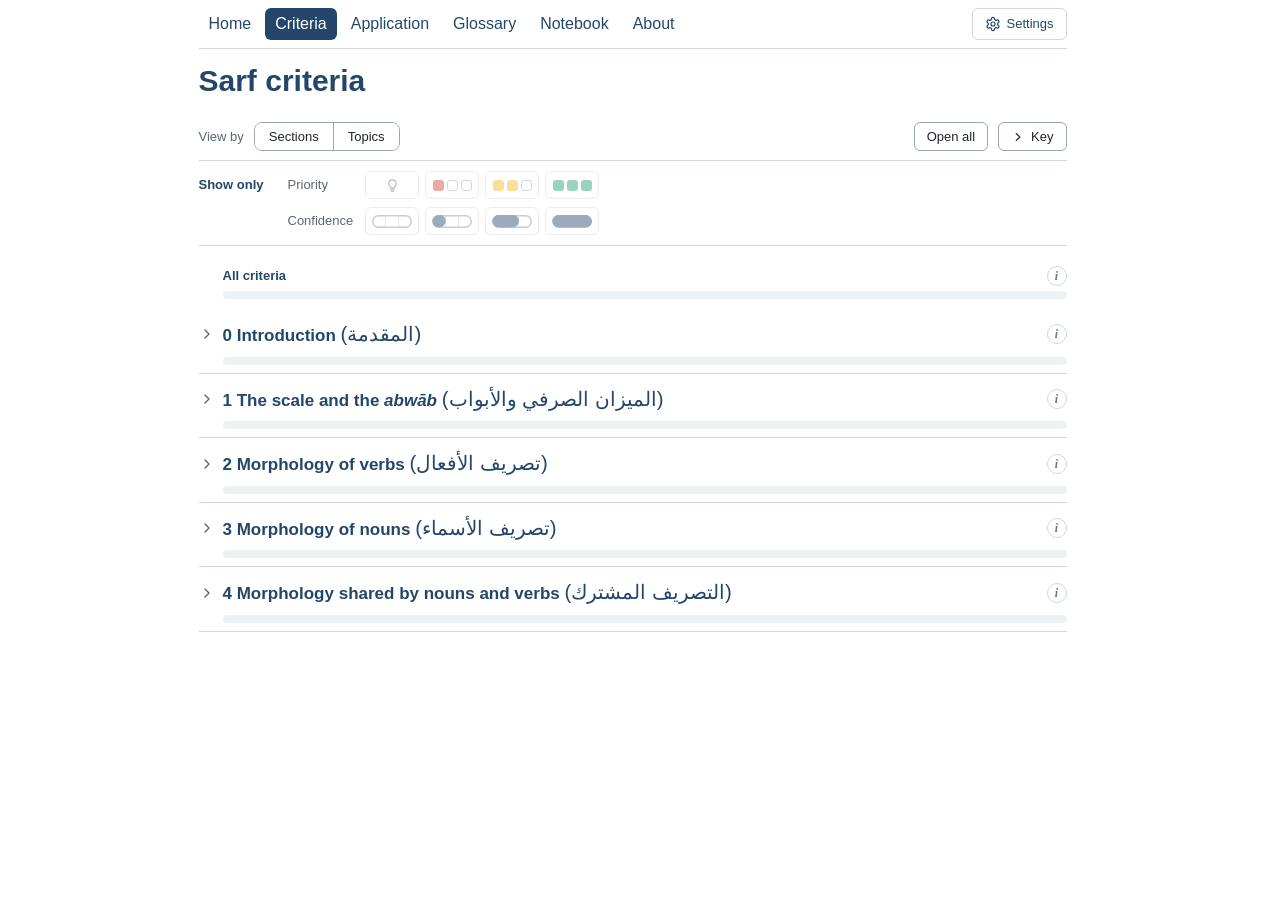
<file: progress.html>
<!doctype html>
<html lang="en">
<head>
<!-- made 20261127T003450 -->
<meta charset="utf-8">
<meta http-equiv="refresh" content="0; url=criteria.html">
<title>Sarf criteria</title>
</head>
<body>
<p>Your progress is now on the <a href="criteria.html">criteria page</a>.</p>
</body>
</html>
</file>
<file: style.css>
/* made 20261127T003450 */
/* The look of every page. Change a colour here and all pages follow. Made for a computer or a tablet first. */
:root { --en-font:"Poppins", "Lexend", "Segoe UI", Arial, sans-serif; --ar-font:"Amiri",; --ar-scale:1.2; --ar-fix:1;
  --ease-out:cubic-bezier(0.23, 1, 0.32, 1); --ease-drawer:cubic-bezier(0.32, 0.72, 0, 1);
  --lv-w:48px; --lv-h:16px; --lv-line:#8795a4; --lv-third:#c3ccd6; --ink:#1d2530; --muted:#5b6673; --line:#d0d7e0; --strong:#9aa6b2; --head:#24466b; --band:#eef3f8; --know:#24466b; }
html { scrollbar-gutter:stable; }   /* room for the scroll bar is kept on every page, so nothing shifts when it appears */
* { box-sizing:border-box; -webkit-print-color-adjust:exact; print-color-adjust:exact; }
[hidden], .off { display:none !important; }
body { font-family:var(--en-font); color:var(--ink); background:#fff; max-width:900px; margin:0 auto; padding:0 16px 40px; line-height:1.5; font-size:16px; }
h1, h2 { color:var(--head); } h1 { margin:14px 0 2px; font-size:30px; line-height:1.2; } h1, h2, h3 { text-wrap:balance; }
h2 { border-bottom:2px solid var(--head); padding-bottom:3px; margin:32px 0 8px; font-size:22px; scroll-margin-top:150px; }
h3 { margin:20px 0 4px; font-size:17px; scroll-margin-top:120px; } .ar { font-weight:normal; }
.sub { color:var(--muted); margin:4px 0 10px; } .soon { color:var(--muted); font-style:italic; }
button, .btn { font:inherit; font-size:13px; border:1px solid var(--strong); background:#fff; color:var(--ink); border-radius:6px; padding:4px 12px; cursor:pointer; }
button.on { background:var(--head); border-color:var(--head); color:#fff; }
button, .btn, .nav a, .jump a { transition:transform 160ms var(--ease-out); }
button:not(.lv):active, .btn:active, .nav a:active, .jump a:active { transform:scale(0.97); }
.find { font:inherit; width:100%; padding:7px 10px; border:1px solid var(--strong); border-radius:6px; margin:8px 0; } .find.small { width:220px; margin:0; padding:4px 8px; }
a { color:var(--head); }

/* The bar of pages */
.nav { display:flex; flex-wrap:wrap; gap:4px; border-bottom:1px solid var(--line); padding:8px 0; position:sticky; top:0; z-index:25; background:#fff; }
.nav a { text-decoration:none; padding:4px 10px; border-radius:6px; }
.nav a.on { background:var(--head); color:#fff; }

/* Home */
.cards { display:flex; flex-direction:column; gap:10px; margin-top:12px; }   /* one column: every box the same size */
.cards .card { display:grid; grid-template-columns:120px 1fr; align-items:baseline; gap:12px; min-height:48px; }
.card { display:block; border:1px solid var(--line); border-radius:10px; padding:12px 16px; color:var(--ink); text-decoration:none; margin-top:12px; }
.cards .card { margin:0; } .card b { color:var(--head); display:block; } .card span { color:var(--muted); } .card p { margin:2px 0; }

/* Which face of a term is shown; each Arabic term keeps its own place in the line */
.f-en, .f-ar, .f-tr { display:none; }
body.face-en .f-en, body.face-ar .f-ar, body.face-tr .f-tr { display:inline; }
.row.lf-en .f-ar, .row.lf-en .f-tr, .row.lf-ar .f-en, .row.lf-ar .f-tr, .row.lf-tr .f-en, .row.lf-tr .f-ar { display:none; }
.row.lf-en .f-en, .row.lf-ar .f-ar, .row.lf-tr .f-tr { display:inline; }
.f-ar, bdi { unicode-bidi:isolate; } .g-ar { direction:rtl; }
.f-ar .art { font-family:var(--en-font); font-size:calc(1em / (var(--ar-scale) * var(--ar-fix))); }   /* "a" or "an" before an Arabic term */
/* The Arabic font and size the student chose */
.f-ar, .ar, .g-ar, .tar, .jump .f-ar { font-family:var(--ar-font) var(--en-font); font-size:calc(1em * var(--ar-scale) * var(--ar-fix)); }
.g-ar { font-size:calc(19px * var(--ar-scale) * var(--ar-fix)) !important; }

/* A line: level bar, number, wording; on the right the Year 2 tag, the priority and the i button */
.row { display:flex; justify-content:space-between; align-items:center; gap:12px; padding:6px 0; border-bottom:1px solid var(--line); }
.plain .row:last-child { border-bottom:none; }
.txt { display:flex; align-items:baseline; } .wd { flex:1; }
.num { display:inline-block; min-width:6ch; color:var(--muted); font-size:12.5px; margin-right:8px; font-variant-numeric:tabular-nums; flex:none; }
.mk { display:grid; grid-template-columns:26px 50px 22px; align-items:center; column-gap:8px; white-space:nowrap; flex:none; }
.c-pr, .c-y2 { text-align:center; }
.sq { display:inline-block; width:11px; height:11px; border-radius:3px; margin-right:3px; vertical-align:-1px; }
.sq.empty { border:1.5px solid var(--strong); }
.pp { display:none; width:36px; height:12px; border-radius:7px; background:#fff; overflow:hidden; vertical-align:middle; box-shadow:inset 0 0 0 1.5px #c3ccd6; }
.pp i { display:block; height:100%; } .pp[data-p="1"] i { width:33.4%; } .pp[data-p="2"] i { width:66.7%; } .pp[data-p="3"] i { width:100%; }
body.prio-bar .sq { display:none; } body.prio-bar .pp { display:inline-block; }
body.prio-mono .p3 { background:#24466b !important; } body.prio-mono .p2 { background:#5d7fa3 !important; } body.prio-mono .p1 { background:#a3b7cc !important; }
.ic { width:17px; height:17px; vertical-align:-3px; color:var(--muted); }
.y2 { display:inline-block; font-size:11.5px; background:#EEEDFE; color:#3C3489; border-radius:4px; padding:0 6px; font-weight:normal; }
.id { display:inline-block; font-size:11px; color:#6b7785; border:1px solid var(--line); border-radius:4px; padding:0 4px; font-variant-numeric:tabular-nums; }
.inf { width:20px; height:20px; padding:0; border-radius:50%; border:1px solid var(--line); color:#6b7682; font:italic bold 12px Georgia, serif; line-height:18px;
       transition:color 120ms, border-color 120ms; }
.inf:focus-visible { color:var(--head); border-color:var(--head); }
.inf[aria-expanded="true"] { background:var(--head); color:#fff; border-color:var(--head); }
.pop { transform-origin:top right; transition:opacity 150ms var(--ease-out), transform 150ms var(--ease-out); }
@starting-style { .pop { opacity:0; transform:scale(0.97); } }
.pop { position:absolute; z-index:30; width:330px; background:#fff; border:1px solid var(--strong); border-radius:8px; padding:6px 10px; font-size:12.5px; box-shadow:0 4px 14px rgba(0,0,0,.12); }
.mi { display:grid; grid-template-columns:112px 1fr; gap:8px; padding:1px 0; } .mi b { color:var(--muted); font-weight:600; } .mi .seg { display:flex; gap:4px; } .mi .seg button { padding:0 8px; }
body.lines-y1 .y2row, body.lines-y1 .y2head { display:none; }
body.lines-y2 .row .y2, body.lines-y2 .fname .y2, body.lines-y2 .g .y2 { display:none; }
.g-top .y2 { flex:none; } .a-top .y2, .aopts .y2 { flex:none; margin-left:4px; }
body.lines-y2 .acard .y2 { display:none; }

/* The confidence bar: one look for every bar on every page; change it here and all of them follow.
   Its size comes from --lv-w and --lv-h; a smaller bar sets only those two. The clickable bar adds a taller area to hit. */
.lv { position:relative; display:inline-block; width:var(--lv-w); height:var(--lv-h); padding:0; margin:0 12px 0 0; border:none; background:transparent;
      flex:none; vertical-align:middle; cursor:default; }
.lv::before, .lv i, .lv::after { position:absolute; left:0; top:50%; height:var(--lv-h); margin-top:calc(var(--lv-h) / -2); border-radius:calc(var(--lv-h) / 2); }
.lv::before { content:""; right:0; box-shadow:inset 0 0 0 1.5px var(--lv-line);
  background:linear-gradient(to right, transparent calc(33.33% - .5px), var(--lv-third) 0 calc(33.33% + .5px), transparent 0 calc(66.67% - .5px), var(--lv-third) 0 calc(66.67% + .5px), transparent 0); }
.lv i { width:100%; background:var(--know); z-index:1; clip-path:inset(0 100% 0 0 round calc(var(--lv-h) / 2));
         transition:clip-path 160ms var(--ease-out); }
.lv[data-l="1"] i { clip-path:inset(0 66.6% 0 0 round calc(var(--lv-h) / 2)); } .lv[data-l="2"] i { clip-path:inset(0 33.3% 0 0 round calc(var(--lv-h) / 2)); }
.lv[data-l="3"] i { clip-path:inset(0 0 0 0 round calc(var(--lv-h) / 2)); }
button.lv { height:28px; margin:-2px 12px -2px 0; cursor:pointer; align-self:flex-start; }
/* on a touch screen the bar looks the same, but the area you can tap is taller; the row keeps its height */
@media (pointer:coarse) { button.lv { height:44px; margin:-10px 12px -10px 0; } }
button.lv::after { content:""; width:33.34%; background:rgba(36,70,107,.18); z-index:2; display:none; }
button.lv[data-h]::after { display:block; } button.lv[data-h="2"]::after { left:33.33%; } button.lv[data-h="3"]::after { left:66.66%; }
button.lv:focus-visible { outline:none; } button.lv:focus-visible::before { box-shadow:inset 0 0 0 1.5px var(--lv-line), 0 0 0 2px var(--head); }
body.no-level .row .lv, body.no-level .g .lv { display:none; }
.lvmenu-old { position:absolute; z-index:30; background:#fff; border:1px solid var(--strong); border-radius:8px; padding:4px; box-shadow:0 4px 14px rgba(0,0,0,.12); display:flex; flex-direction:column; }
.lvmenu button { border:none; text-align:left; display:flex; align-items:center; gap:4px; padding:4px 10px; } .lvmenu .lv { margin-right:10px; }
.lvmenu button.on { background:var(--band); color:var(--ink); font-weight:600; }

/* Criteria: the bars, the two views, the filters, the topic links */
details.bar { border:1px solid var(--line); border-radius:10px; padding:6px 14px; margin:8px 0; }
details.bar summary { cursor:pointer; font-weight:600; color:var(--head); } .bar-in { padding:6px 0 4px; }
.kr { display:flex; gap:10px; padding:2px 0; align-items:center; } .km { min-width:78px; white-space:nowrap; }
.box { border:1px solid var(--strong); border-radius:14px; padding:2px 16px; margin:10px 0; }
.cw2, .cw2-head { display:grid; grid-template-columns:210px 1fr; gap:12px; padding:5px 0; border-bottom:1px solid var(--line); }
.box .cw2:last-child { border-bottom:none; } .cw2-head { border:none; padding:0 17px; font-size:12.5px; color:var(--muted); }
.tools { position:sticky; top:var(--nav-h, 45px); z-index:20; display:flex; align-items:center; gap:10px; background:#fff; height:48px;
         border-bottom:1px solid var(--line); margin:14px 0 0; }
.fpanel { display:grid; grid-template-columns:auto auto 1fr; align-items:center; gap:8px 12px; padding:10px 0; border-bottom:1px solid var(--line);
          background:#fff; font-size:13px; }
body.fopen .fpanel { position:sticky; top:calc(var(--nav-h, 45px) + 48px); z-index:19; box-shadow:0 6px 10px -8px rgba(0,0,0,.25); animation:pin-in 180ms var(--ease-out); }
@keyframes pin-in { from { opacity:0; transform:translateY(-6px); } }
.ftoggle, .kbtn { display:inline-flex; align-items:center; gap:6px; flex-direction:row-reverse; }
.ftoggle .chev, .kbtn .chev { width:14px; height:14px; color:inherit; transform:rotate(-90deg); transition:transform 160ms var(--ease-out); }
.ftoggle[aria-expanded="true"] .chev, .kbtn[aria-expanded="true"] .chev { transform:none; }
.tools .openall { margin-left:auto; }
.openall { white-space:nowrap; } .openall.on { background:#fff; color:var(--head); border-color:var(--head); box-shadow:inset 0 0 0 1px var(--head); }
.ptitle { display:flex; justify-content:space-between; align-items:center; gap:12px; }
.gtools { display:flex; align-items:center; gap:8px; } .gtools .find { flex:1; }
.tools { position:sticky; } .keyp { position:absolute; right:0; top:46px; z-index:30; width:min(460px, 92vw); background:#fff; border:1px solid var(--strong);
  border-radius:10px; padding:8px 14px; box-shadow:0 6px 18px rgba(0,0,0,.12); font-size:14px; }
.views { display:inline-flex; border:1px solid var(--strong); border-radius:8px; overflow:hidden; }
.views button { border:none; border-radius:0; padding:4px 14px; } .views button + button { border-left:1px solid var(--strong); }
.fhead { font-weight:600; color:var(--head); font-size:13px; }
.filters { display:flex; flex-wrap:wrap; align-items:center; gap:6px 8px; margin:0; font-size:13px; } .fl { color:var(--muted); font-size:13px; }
.filters .seg { display:flex; gap:4px; } .filters button { padding:2px 9px; }
.picks { display:flex; gap:6px; } .picks button { display:inline-flex; align-items:center; justify-content:center; width:54px; height:28px; padding:0; opacity:.45; background:#fff; border-color:var(--line); }
.picks button.on { opacity:1; background:#fff; border-color:var(--head); box-shadow:inset 0 0 0 1px var(--head); }
/* the marks sit in the middle of each box: a gap between the squares, none after the last */
.pbox { display:inline-flex; align-items:center; justify-content:center; gap:3px; width:46px; height:16px; } .pbox .lv { --lv-w:40px; --lv-h:13px; } .pbox .lv, .pbox .pp { margin:0; } .pbox .sq { margin:0; vertical-align:middle; } .pbox .ic { display:block; width:15px; height:15px; }
.chk { color:var(--muted); display:flex; gap:6px; align-items:center; }
.jump { display:flex; flex-wrap:wrap; gap:6px; margin:12px 0 0; } .jump a { border:1px solid var(--line); border-radius:14px; padding:2px 12px; text-decoration:none; }

/* Settings: a panel that slides in over the right of any page; the page behind shows each change */
.nav-set { margin-left:auto; border-color:var(--line); color:var(--head); display:inline-flex; align-items:center; gap:6px; }
.nav-set .gear { width:16px; height:16px; color:inherit; vertical-align:0; } .nav-set[aria-expanded="true"] { background:var(--head); color:#fff; }
.drawer { position:fixed; top:0; right:0; bottom:0; z-index:40; width:min(460px, 92vw); overflow-y:auto; background:var(--band);
          border-left:1px solid var(--strong); box-shadow:-8px 0 24px rgba(0,0,0,.14); padding:0 16px 24px;
          transition:transform 260ms var(--ease-drawer), opacity 260ms var(--ease-drawer); }
@starting-style { .drawer { transform:translateX(40px); opacity:0; } }
.drawer.closing { transform:translateX(40px); opacity:0; transition-duration:200ms; }
.dhead { display:flex; justify-content:space-between; align-items:center; position:sticky; top:0; background:var(--band); padding:10px 0 4px; z-index:1; }
.dhead h1 { margin:0; font-size:22px; } .dclose { font-size:22px; line-height:1; padding:2px 10px; }
body.drawer-open { margin-right:min(460px, 92vw); }   /* on a wide screen the page moves aside instead of being covered */
@media (max-width:1150px) { body.drawer-open { margin-right:auto; } }
.sgroup h2 { border:none; font-size:13px; text-transform:uppercase; letter-spacing:.05em; color:var(--muted); margin:18px 0 6px 4px; }
.slist { border:1px solid var(--line); border-radius:12px; background:#fff; }   /* no overflow:hidden, so an open list is not cut off */
.srow { display:flex; justify-content:space-between; align-items:center; gap:16px; padding:12px 16px; border-bottom:1px solid var(--line); }
.srow:last-child { border-bottom:none; }
.sname { font-weight:600; } .snote { color:var(--muted); font-size:12.5px; margin-top:1px; }
.sctl { flex:none; }
/* every control on the right is the same width and height */
.sctl { width:150px; display:flex; justify-content:flex-end; }
.dd { position:relative; width:150px; } .dd:has(.dd-btn[aria-expanded="true"]) { z-index:20; }
.dd-btn, .ctl { width:150px; height:32px; white-space:nowrap; overflow:hidden; text-overflow:ellipsis; font-size:13.5px; border:1px solid var(--strong); border-radius:8px; background:#fff; padding:0 10px; text-align:left;
                display:flex; align-items:center; justify-content:space-between; }
.ctl { justify-content:center; }
.dd-btn::after { content:""; width:7px; height:7px; border-right:1.5px solid var(--muted); border-bottom:1.5px solid var(--muted); transform:rotate(45deg) translateY(-2px); }
.dd-btn[aria-expanded="true"] { border-color:var(--head); box-shadow:0 0 0 2px #dbe4ef; }
.dd.up .dd-list { top:auto; bottom:36px; }
.dd-list { position:absolute; z-index:50; right:0; top:36px; width:170px; margin:0; padding:4px; list-style:none; background:#fff; border:1px solid var(--strong);
           border-radius:8px; box-shadow:0 6px 18px rgba(0,0,0,.12); }
.dd-list li { padding:6px 10px; border-radius:6px; cursor:pointer; font-size:13.5px; } .dd-list li:focus { background:var(--band); outline:none; }
.dd-list li.on { font-weight:600; color:var(--head); } .dd-list li.on::after { content:"\2713"; float:right; }
.seg2 { display:inline-flex; width:150px; height:32px; border:1px solid var(--strong); border-radius:8px; overflow:hidden; }
.seg2 button { flex:1; border:none; border-radius:0; padding:0; background:#fff; font-size:12px; white-space:nowrap; } .seg2 button + button { border-left:1px solid var(--strong); }
.seg2 button.on { background:var(--head); color:#fff; }
.switch { position:relative; display:inline-block; width:42px; height:24px; cursor:pointer; }
.switch input { position:absolute; opacity:0; width:100%; height:100%; margin:0; cursor:pointer; }
.knob { position:absolute; inset:0; border-radius:12px; background:#c3ccd6; transition:background .2s; }
.knob::before { content:""; position:absolute; left:3px; top:3px; width:18px; height:18px; border-radius:50%; background:#fff; transition:transform 180ms var(--ease-out); box-shadow:0 1px 2px rgba(0,0,0,.2); }
.switch input:checked + .knob { background:var(--head); } .switch input:checked + .knob::before { transform:translateX(18px); }
.switch input:focus-visible + .knob { box-shadow:0 0 0 2px #fff, 0 0 0 4px var(--head); }
button.danger { color:#a32d2d; border-color:#e0b4b4; }
.ask { position:absolute; z-index:60; width:300px; background:#fff; border:1px solid var(--strong); border-radius:10px; padding:10px 14px; box-shadow:0 6px 18px rgba(0,0,0,.16); font-size:13.5px; }
.ask p { margin:0 0 10px; } .ask-b { display:flex; justify-content:flex-end; gap:8px; }

/* Glossary: one line per term; its definition opens underneath, or all of them with the switch */
.gall { display:inline-flex; align-items:center; gap:10px; font-size:14px; color:var(--muted); margin:2px 0 8px; cursor:pointer; }
.g { padding:10px 0; border-bottom:1px solid var(--line); }
.gh { font-size:17px; margin:26px 0 2px; }
.g-top { display:flex; align-items:center; gap:16px; } .g-top .opener { flex:1; }
.g button.lv { margin:0; align-self:center; }
/* the term or the name opens what is under it; the arrow turns when it is open */
.opener { display:inline-flex; align-items:center; gap:8px; border:none; background:none; padding:2px 0; font:inherit; color:inherit; text-align:left; }
.opener .chev { width:16px; height:16px; color:var(--muted); flex:none; transform:rotate(-90deg); transition:transform 160ms var(--ease-out); }
.open > div > .opener .chev, .open .a-top .opener .chev { transform:none; }
body.defs-open .g .opener .chev, body.all-open .acard .opener .chev { visibility:hidden; }
.g-d { display:none; margin:8px 0 2px 88px; max-width:62ch; }
.g.open .g-d, body.defs-open .g-d { display:block; } .g-n { display:flex; flex-direction:column; } .g-ar { font-size:18px; text-align:left; } .g-en { color:var(--muted); font-size:13px; }

/* Criteria headings: the arrow and the name on the left, the count and its i on the right, the bar beneath (the old progress page) */
.k3 { background:var(--know); } .k2 { background:#7f98b5; } .k1 { background:#c9d4e1; } .k0 { background:#eef1f4; border:1px solid var(--line); }
.ov { margin:14px 0 4px; } .ovr { padding:6px 0; }
.fold { border-bottom:1px solid var(--line); padding:8px 0; }
.fhead { display:grid; grid-template-columns:1fr auto; align-items:center; column-gap:12px; cursor:pointer; }
.ovr .fhead, .subsec .fhead { cursor:default; }
.fhead .opener { font-weight:600; color:var(--head); font-size:17px; }
.fname { color:var(--head); font-weight:600; } a.fname { text-decoration:none; }
.ovr .fname { padding-left:24px; }   /* lines up with the names that have an arrow */
.fhead .pr-b { grid-column:1 / -1; margin-left:24px; }
.cnts { display:flex; gap:10px; align-items:center; color:var(--muted); white-space:nowrap; font-size:13px; font-variant-numeric:tabular-nums; }
.frac { min-width:56px; text-align:right; } .pop .cnt { display:inline-flex; align-items:center; gap:6px; } .pop .cnt .lv { margin:0; }
.pr-b { display:flex; height:8px; background:#eef1f4; border-radius:4px; margin-top:5px; overflow:hidden; } .pr-b i { display:block; height:8px; transition:width 160ms var(--ease-out); }
.fbody { display:none; padding:6px 0 0 24px; }
.fold.open > .fbody, body.all-open .fbody { display:block; }
/* a sub-home folds inside its section, a little smaller */
.fold.sub { padding:6px 0; } .fold.sub > .fbody { padding-left:0; }   /* one indent only: a sub-section's lines line up with its own arrow */ .fold.sub:last-child { border-bottom:none; }
.fold.sub > .fhead .opener { font-size:15px; } .fold.sub > .fhead .pr-b { height:6px; } .fold.sub > .fhead .pr-b i { height:6px; }
body.all-open .fold > .fhead .opener .chev, body.searching .gfold > .fhead .opener .chev { transform:none; }
body.searching .gfold .fbody { display:block; }
.gfold .fbody { padding-left:24px; } .gfold .g:last-child { border-bottom:none; }
.fbody .plain { margin-top:4px; }

/* Application: one card per feature or part, its options listed under it, where it applies on the right */
.acard { padding:12px 0; border-bottom:1px solid var(--line); }
.a-top { display:flex; align-items:center; gap:12px; } .a-name { font-weight:600; }
span.a-name { padding-left:24px; }   /* a name with no options lines up with the names that have an arrow */
.acard .where { margin-left:auto; color:var(--muted); font-size:13px; white-space:nowrap; }
/* the options run across the card in even columns; the bullet sits inside, so it stays on the left of an Arabic word */
.aopts { display:none; margin:6px 0 0 88px; padding:0; list-style:disc inside; color:var(--muted); }
.acard.open .aopts, body.all-open .aopts { display:block; }
/* the bullet is its own dot at the start of the line, so an Arabic word cannot carry it to the right */
.aopts { list-style:none; } .aopts li { display:flex; align-items:center; gap:10px; padding:1px 0; }
.aopts li::before { content:""; width:5px; height:5px; border-radius:50%; background:var(--strong); flex:none; }
body.no-level .acard .lv { display:none; }
.row.app .opts { color:var(--muted); } .row.app .where { color:var(--muted); font-size:12.5px; white-space:nowrap; flex:none; }
body.no-level .row.app .lv { display:none; }

/* About */
.tx-h { font-weight:600; margin:12px 0 2px; } .an-d { font-size:12.5px; color:var(--muted); margin:8px 0 2px; }
/* How it works: each row shows the site's own control on the left, and what it does on the right */
.hw-rows { margin-top:4px; }
.hw { display:grid; grid-template-columns:150px minmax(0, 62ch); column-gap:24px; align-items:center; padding:14px 0; border-bottom:1px solid var(--line); }
.hw:last-child { border-bottom:none; }
.hw-pic { display:flex; justify-content:center; align-items:center; min-height:40px; }
.hw-h { font-weight:600; color:var(--head); margin:0 0 2px; } .hw-p { margin:0; color:var(--ink); }
.hw-bar { display:inline-flex; flex-direction:column; align-items:stretch; gap:3px; } .hw-bar .lv { margin:0; --lv-w:126px; --lv-h:18px; }
.hw-lab { display:grid; grid-template-columns:repeat(3, 1fr); font-size:11.5px; color:var(--muted); } .hw-lab span { text-align:center; }
.hw-pb { width:126px; margin:0; } .hw .inf { display:inline-block; text-align:center; cursor:default; }
.hw-btn { cursor:default; } .hw-g { cursor:default; } .hw-g .chev { transform:rotate(-90deg); }
@media (max-width:700px) { .hw { grid-template-columns:1fr; row-gap:8px; } .hw-pic { justify-content:flex-start; } }
.page-about ul { margin:2px 0 6px; padding-left:20px; } .page-about .box { margin-top:4px; } li.sub { margin-left:22px; list-style:circle; color:inherit; }

/* Notebook */

.nb-bar { display:flex; flex-wrap:wrap; align-items:center; gap:8px; margin:0 0 4px; } .gap { flex:1; }
.nbk { display:grid; grid-template-columns:250px minmax(0, 1fr); gap:20px; margin-top:8px; } #nb-new { width:100%; margin-bottom:6px; }
.nb-it, .nb-hit { display:block; width:100%; text-align:left; border:none; border-bottom:1px solid var(--line); border-radius:0; padding:8px; }
.nb-it b, .nb-it span { display:block; overflow-wrap:anywhere; } .nb-it span { color:var(--muted); } .nb-it.on { background:var(--band); color:var(--ink); }
@media (hover:hover) and (pointer:fine) {
  a.card:hover { border-color:var(--head); } .dd-list li:hover { background:var(--band); }
  .inf:hover { color:var(--head); border-color:var(--head); }
  button.danger:hover { background:#fcebeb; } .nb-hit:hover { background:var(--band); }
}
/* smooth jumps to a section, and gentler motion for anyone who asks their device for less */
@media (prefers-reduced-motion:no-preference) { html { scroll-behavior:smooth; } }
@media (prefers-reduced-motion:reduce) {
  button:not(.lv):active, .btn:active, .nav a:active, .jump a:active { transform:none; } .pr-b i { transition:none; }
  body.fopen .fpanel { animation:none; } .drawer, .drawer.closing { transform:none; } .pop { transform:none; }
  @starting-style { .drawer { transform:none; } .pop { transform:none; } }
}
.nb-cr { display:flex; gap:8px; align-items:center; background:var(--band); border-radius:8px; padding:6px 10px; margin-bottom:6px; } .nb-txt { flex:1; } .nb-cr .id { margin-left:6px; } .nb-cr .sub { margin:0; }
#nb-body { font:inherit; width:100%; padding:10px; border:1px solid var(--strong); border-radius:6px; resize:vertical; margin-bottom:8px; }
.nb-foot { display:flex; justify-content:space-between; align-items:center; } #nb-print { display:none; }

@media (max-width:700px) {
  .row { align-items:flex-start; flex-wrap:wrap; gap:4px; } .row .mk { margin-left:auto; }
  .cw2, .cw2-head { grid-template-columns:120px 1fr; } .sr { grid-template-columns:1fr; gap:4px; } .setp .seg button, .setp .seg button.wide { flex:1 1 0; }
  .g-d, .aopts { margin-left:24px; }
  .nbk { grid-template-columns:1fr; } .mi { grid-template-columns:1fr; gap:0; }
}
@media print {
  .nav, .settings, .inf, .views, .jump, .filters, .tools, .fpanel, .lvmenu, .pop, .drawer { display:none; } body { max-width:none; margin:0; }
  h2, h3 { break-after:avoid; } .row, .g { break-inside:avoid; }
  body.page-notebook > *:not(#nb-print) { display:none !important; } #nb-print { display:block !important; }
  .np { border-bottom:1px solid var(--line); padding:8px 0 12px; break-inside:avoid-page; } .np h3 { margin:4px 0; }
  .np-c { background:var(--band); border-radius:6px; padding:6px 10px; margin-bottom:4px; break-after:avoid; }
  .np-t { white-space:pre-wrap; overflow-wrap:anywhere; padding:4px 10px; }
}
</file>
